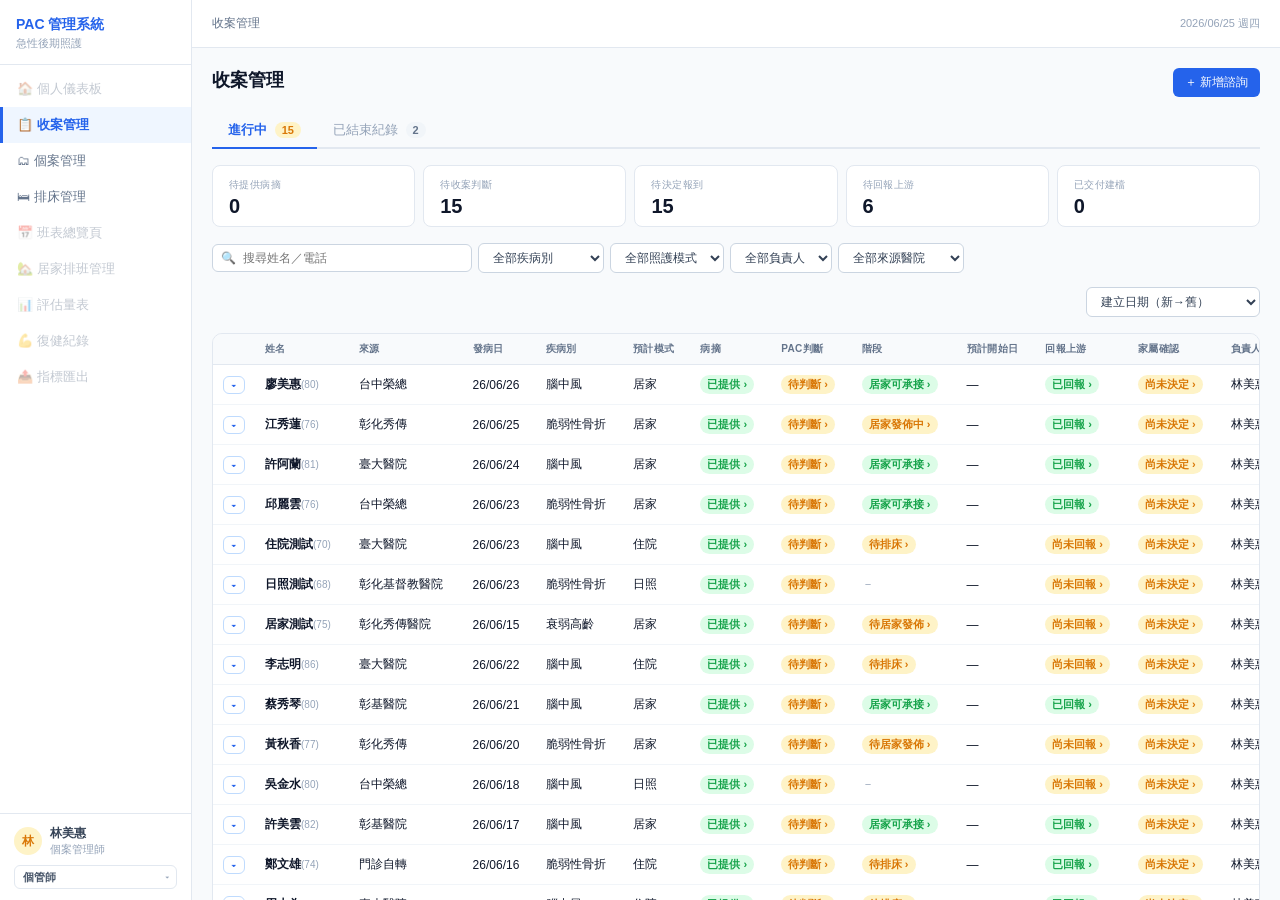
<file: index.html>
<!DOCTYPE html>
<html lang="zh-TW">
<head>
<meta charset="UTF-8">
<meta name="viewport" content="width=device-width, initial-scale=1.0">
<title>PAC 收案管理</title>
<link rel="stylesheet" href="個案管理4.css">
<style>
/* 表格內可點擊徽章：病摘／PAC判斷／回報上游／家屬確認／階段，點擊開啟對應彈窗 */
.badge-clickable{cursor:pointer;text-decoration:none;transition:filter .12s ease,box-shadow .12s ease}
.badge-clickable:hover{filter:brightness(0.92);box-shadow:0 0 0 1px rgba(0,0,0,.08) inset}
/* 統計卡（本頁不顯示 stat-sub 副標題）：縮小 padding-bottom 避免卡片顯得過空，僅此頁面套用，不影響共用 .stat-card 樣式 */
.stats-row .stat-card{padding-bottom:8px}
</style>
</head>
<body>

<!-- SIDEBAR -->
<aside class="sidebar">
  <div class="sidebar-logo">
    <div class="logo-text">PAC 管理系統</div>
    <div class="logo-sub">急性後期照護</div>
  </div>
  <nav class="sidebar-nav">
    <div class="nav-item disabled">🏠 個人儀表板</div>
    <div class="nav-item active">📋 收案管理</div>
    <div class="nav-item linkable" onclick="location.href='個案管理4.html'">🗂 個案管理</div>
    <div class="nav-item linkable" onclick="location.href='排床管理2.html'">🛏 排床管理</div>
    <div class="nav-item disabled">📅 班表總覽頁</div>
    <div class="nav-item disabled">🏡 居家排班管理</div>
    <div class="nav-item disabled">📊 評估量表</div>
    <div class="nav-item disabled">💪 復健紀錄</div>
    <div class="nav-item disabled">📤 指標匯出</div>
  </nav>
  <div class="sidebar-user">
    <div class="user-row">
      <div class="user-avatar av-mgr" id="user-av">林</div>
      <div>
        <div class="user-name" id="user-name">林美惠</div>
        <div class="user-role-label" id="user-role-label">個案管理師</div>
      </div>
    </div>
    <div class="role-switcher">
      <select class="role-select" id="role-select" onchange="switchRole(this.value)">
        <option value="mgr">個管師</option>
        <option value="doc">醫師</option>
        <option value="nur">護理師</option>
        <option value="adm">行政</option>
      </select>
      <span class="role-arrow">▾</span>
    </div>
  </div>
</aside>

<!-- MAIN -->
<div class="main">
  <div class="topbar">
    <div class="breadcrumb" id="bc">收案管理</div>
    <div style="display:flex;align-items:center;gap:14px">
      <div style="font-size:11px;color:var(--gray-400)">2026/06/25 週四</div>
    </div>
  </div>
  <div class="content" id="main-content">
    <!-- 由 JS 渲染 -->
  </div>
</div>

<!-- ══════════════════════════════
     MODALS
══════════════════════════════ -->

<!-- 新增諮詢：輕量初步建檔，僅收集最基本的 7 項資訊，疾病別／病摘／照護模式等留待個案建立後於展開列逐步補齊 -->
<div id="modal-new" class="modal-overlay hidden">
  <div class="modal modal-lg">
    <div class="modal-header">
      <div class="modal-title">＋ 新增諮詢</div>
      <button class="modal-close" onclick="closeModal('modal-new')">✕</button>
    </div>
    <div class="modal-body">
      <div id="new-manual">
        <div style="display:grid;grid-template-columns:1fr 1fr;gap:12px">
          <div class="form-group"><label>姓名 <span class="required">*</span></label><input class="form-control" id="new-manual-name" placeholder="e.g. 陳志明"></div>
          <div class="form-group"><label>年齡</label><input class="form-control" type="number" min="0" id="new-manual-age" placeholder="e.g. 76"></div>
          <div class="form-group"><label>目前所在醫院或位置</label><input class="form-control" id="new-manual-location" list="new-manual-location-options" placeholder="e.g. 臺大醫院">
            <datalist id="new-manual-location-options">
              <option value="彰化基督">
              <option value="彰濱秀傳">
              <option value="常春醫院">
              <option value="台中三總">
              <option value="亞東醫院">
              <option value="中山附醫">
              <option value="台中榮總">
              <option value="員榮醫院">
              <option value="成大附醫">
              <option value="雲林台大">
              <option value="門診自轉">
              <option value="院內自轉">
              <option value="自行聯繫">
            </datalist>
          </div>
          <div class="form-group"><label>發病時間</label><input class="form-control" type="date" id="new-manual-onsetdate"></div>
          <div class="form-group"><label>居住地</label><input class="form-control" id="new-manual-address" placeholder="例如：彰化縣員林市○○路○○號"></div>
          <div class="form-group"><label>家屬聯絡電話</label><input class="form-control" type="tel" id="new-manual-familyphone" placeholder="e.g. 0912-345-678"></div>
          <div class="form-group"><label>疾病別</label>
            <select class="form-control" id="new-manual-disease">
              <option value="">尚未選擇</option>
              <option value="腦中風">腦中風</option>
              <option value="創傷性神經損傷">創傷性神經損傷</option>
              <option value="脆弱性骨折">脆弱性骨折</option>
              <option value="衰弱高齡">衰弱高齡</option>
            </select>
          </div>
          <div class="form-group"><label>照護模式</label>
            <select class="form-control" id="new-manual-mode">
              <option value="">尚未選擇</option>
              <option value="住院">住院</option>
              <option value="日照">日照</option>
              <option value="居家">居家</option>
            </select>
          </div>
          <div class="form-group full" style="grid-column:1/-1">
            <label>身上是否有管路</label>
            <div style="display:flex;gap:6px;flex-wrap:wrap;margin-bottom:8px">
              <button type="button" class="btn btn-secondary btn-xs" onclick="toggleNewCaseTubeBadge('無')">無</button>
              <button type="button" class="btn btn-secondary btn-xs" onclick="toggleNewCaseTubeBadge('foley')">foley</button>
              <button type="button" class="btn btn-secondary btn-xs" onclick="toggleNewCaseTubeBadge('Tr')">Tr</button>
              <button type="button" class="btn btn-secondary btn-xs" onclick="toggleNewCaseTubeBadge('Cystostomy')">Cystostomy</button>
              <button type="button" class="btn btn-secondary btn-xs" onclick="toggleNewCaseTubeBadge('十二指腸管')">十二指腸管</button>
            </div>
            <input class="form-control" id="new-manual-tubes" placeholder="可點擊上方快選新增，或直接輸入其他管路狀況">
          </div>
        </div>
      </div>
      <div class="info-note blue" style="margin-top:14px">此為初步諮詢建檔，疾病別／病摘／照護模式等資料，將於個案建立後於列表展開列中逐步補齊。</div>
    </div>
    <div class="modal-footer">
      <button class="btn btn-secondary" onclick="closeModal('modal-new')">取消</button>
      <button class="btn btn-primary" onclick="saveNewCase()">儲存諮詢</button>
    </div>
  </div>
</div>

<!-- 轉交醫師/專護判斷 -->
<div id="modal-judge" class="modal-overlay hidden">
  <div class="modal">
    <div class="modal-header">
      <div class="modal-title">🩺 轉交判斷</div>
      <button class="modal-close" onclick="closeModal('modal-judge')">✕</button>
    </div>
    <div class="modal-body">
      <div class="info-note blue">選擇要委託判斷的人員，系統將發送通知。</div>
      <div style="display:flex;flex-direction:column;gap:10px">
        <div class="form-group"><label>委託對象</label><select class="form-control"><option>張宗達醫師（復健科）</option><option>陳玉玲護理師</option></select></div>
        <div class="form-group"><label>判斷事項說明</label><textarea class="form-control" rows="3" placeholder="說明需要判斷的重點，例如：開刀位置是否符合收案條件..."></textarea></div>
      </div>
    </div>
    <div class="modal-footer">
      <button class="btn btn-secondary" onclick="closeModal('modal-judge')">取消</button>
      <button class="btn btn-primary" onclick="closeModal('modal-judge');alert('已送出委託，對方將收到通知')">送出委託</button>
    </div>
  </div>
</div>

<!-- 上游聯繫紀錄：新增 -->
<div id="modal-upstream-contact" class="modal-overlay hidden">
  <div class="modal modal-sm">
    <div class="modal-header">
      <div class="modal-title">🏥 新增上游聯繫紀錄</div>
      <button class="modal-close" onclick="closeModal('modal-upstream-contact')">✕</button>
    </div>
    <div class="modal-body">
      <div class="form-group" style="margin-bottom:12px">
        <label>聯繫日期與時間</label>
        <input class="form-control" type="datetime-local" id="uc-datetime" value="2026-07-09T09:30">
      </div>
      <div class="form-group" style="margin-bottom:12px">
        <label>聯繫方式</label>
        <div style="display:flex;gap:16px;margin-top:6px">
          <label style="display:flex;align-items:center;gap:6px;font-size:13px;cursor:pointer"><input type="radio" name="uc-method" value="電話" checked style="accent-color:var(--blue)"> 電話</label>
          <label style="display:flex;align-items:center;gap:6px;font-size:13px;cursor:pointer"><input type="radio" name="uc-method" value="Line" style="accent-color:var(--blue)"> Line</label>
          <label style="display:flex;align-items:center;gap:6px;font-size:13px;cursor:pointer"><input type="radio" name="uc-method" value="當面" style="accent-color:var(--blue)"> 當面</label>
        </div>
      </div>
      <div class="form-group" style="margin-bottom:12px">
        <label>回報狀態（可複選）</label>
        <div class="checklist" style="margin-top:6px">
          <div class="check-item"><input type="checkbox" id="uc-status-hosp" value="已回報收治・住院" onchange="toggleUpstreamOpenDate()"><span>已回報收治・住院</span></div>
          <div class="check-item"><input type="checkbox" id="uc-status-day" value="已回報收治・日照" onchange="toggleUpstreamOpenDate()"><span>已回報收治・日照</span></div>
          <div class="check-item"><input type="checkbox" id="uc-status-home" value="已回報收治・居家" onchange="toggleUpstreamOpenDate()"><span>已回報收治・居家</span></div>
          <div class="check-item"><input type="checkbox" id="uc-status-decline" value="已回報退案" onchange="toggleUpstreamOpenDate()"><span>已回報退案</span></div>
        </div>
      </div>
      <div class="form-group hidden" id="uc-opendate-wrap" style="margin-bottom:12px">
        <label>預計開案日</label>
        <input class="form-control" type="date" id="uc-opendate" value="2026-07-09">
      </div>
      <div class="form-group">
        <label>備註</label>
        <textarea class="form-control" rows="2" id="uc-note" placeholder="例如：已回報上游收治住院，預計7/15開案"></textarea>
      </div>
    </div>
    <div class="modal-footer">
      <button class="btn btn-secondary" onclick="closeModal('modal-upstream-contact')">取消</button>
      <button class="btn btn-primary" onclick="submitUpstreamContact()">儲存紀錄</button>
    </div>
  </div>
</div>

<!-- 住院個案異動開案／結案日期，且已排床：詢問是否一併清除床位預約（見 收案管理.js saveBasicEdit／confirmConvertToFormal 呼叫 openBedDateChangeModal） -->
<div id="modal-bed-date-change" class="modal-overlay hidden">
  <div class="modal modal-sm">
    <div class="modal-header">
      <div class="modal-title">床位預約異動確認</div>
      <button class="modal-close" onclick="closeModal('modal-bed-date-change')">✕</button>
    </div>
    <div class="modal-body">
      <div class="info-note amber">此個案已在排床模組預約床位，異動開案日期後，該床位預約要一併清除嗎？</div>
    </div>
    <div class="modal-footer">
      <button class="btn btn-secondary" onclick="resolveBedDateChange(false)">否，保留床位</button>
      <button class="btn btn-danger" onclick="resolveBedDateChange(true)">是，清除床位預約</button>
    </div>
  </div>
</div>

<!-- 家屬聯繫紀錄：新增 -->
<div id="modal-add-contact" class="modal-overlay hidden">
  <div class="modal modal-sm">
    <div class="modal-header">
      <div class="modal-title">📞 新增聯繫紀錄</div>
      <button class="modal-close" onclick="closeModal('modal-add-contact')">✕</button>
    </div>
    <div class="modal-body" id="add-contact-body">
      <!-- 由 JS 動態渲染（見 openAddContactModal，依既有聯繫紀錄筆數決定「本次聯繫結果」可選項）-->
    </div>
    <div class="modal-footer">
      <button class="btn btn-secondary" onclick="closeModal('modal-add-contact')">取消</button>
      <button class="btn btn-primary" onclick="confirmAddContact()">儲存紀錄</button>
    </div>
  </div>
</div>

<!-- 轉正式病歷確認 checklist -->
<div id="modal-convert" class="modal-overlay hidden">
  <div class="modal">
    <div class="modal-header">
      <div class="modal-title">📋 轉換為正式病歷</div>
      <button class="modal-close" onclick="closeModal('modal-convert')">✕</button>
    </div>
    <div class="modal-body">
      <div class="info-note amber">＊此 prototype 為測試方便，點擊確認後將直接完成建檔；正式上線後，此步驟仍需由行政人員輸入病歷號才算完成建檔。</div>
      <div style="font-size:12px;font-weight:600;color:var(--gray-600);margin-bottom:8px">以下項目僅供提醒，未勾選亦可送出：</div>
      <div class="checklist">
        <div class="check-item"><input type="checkbox"><span>已選好日期</span></div>
        <div class="check-item"><input type="checkbox"><span>已判斷完 PAC</span></div>
        <div class="check-item"><input type="checkbox"><span>已預約排床（住院適用）</span></div>
        <div class="check-item"><input type="checkbox"><span>居家可承接（居家適用）</span></div>
      </div>
      <div class="form-group" style="margin-top:12px;margin-bottom:12px">
        <label>預計開案日 <span class="required">*</span></label>
        <input class="form-control" type="date" id="convert-opendate">
      </div>
      <div class="form-group">
        <label>預計結案日 <span class="required">*</span></label>
        <input class="form-control" type="date" id="convert-closedate">
      </div>
    </div>
    <div class="modal-footer">
      <button class="btn btn-secondary" onclick="closeModal('modal-convert')">取消</button>
      <button class="btn btn-primary" onclick="confirmConvertToFormal()">確認轉換</button>
    </div>
  </div>
</div>

<!-- 行政角色「確認建檔完成」：輸入病歷號後才真正把個案移交個案管理模組（見 收案管理.js confirmAdminFinalize／submitAdminFinalize）-->
<div id="modal-admin-finalize" class="modal-overlay hidden">
  <div class="modal modal-sm">
    <div class="modal-header">
      <div class="modal-title">✅ 確認建檔完成</div>
      <button class="modal-close" onclick="closeModal('modal-admin-finalize')">✕</button>
    </div>
    <div class="modal-body">
      <div class="info-note blue">請輸入行政建檔完成後取得的病歷號，確認後此個案將從收案管理列表移除，移交個案管理模組。</div>
      <div class="form-group" style="margin-top:12px">
        <label>病歷號 <span class="required">*</span></label>
        <input class="form-control" id="admin-finalize-mrn" placeholder="e.g. 00073450">
      </div>
    </div>
    <div class="modal-footer">
      <button class="btn btn-secondary" onclick="closeModal('modal-admin-finalize')">取消</button>
      <button class="btn btn-primary" onclick="submitAdminFinalize()">確認</button>
    </div>
  </div>
</div>

<!-- 轉換照護模式：本模組僅臨時病歷階段，單步驟送出即重置為新模式的起始進度（見 收案管理.js 轉換照護模式區塊）-->
<div id="modal-convert-mode" class="modal-overlay hidden">
  <div class="modal modal-sm">
    <div class="modal-header">
      <div class="modal-title" id="convert-mode-title">轉換照護模式</div>
      <button class="modal-close" onclick="closeModal('modal-convert-mode')">✕</button>
    </div>
    <div class="modal-body" id="convert-mode-body">
      <!-- 由 JS 動態渲染（見 openConvertModeModal / renderConvertModeModal）-->
    </div>
    <div class="modal-footer" id="convert-mode-footer">
      <!-- 由 JS 動態渲染 -->
    </div>
  </div>
</div>

<!-- PAC 收案判斷確定收案：住院／日照／居家(醫師已回報PAC) 共用 -->
<div id="modal-collection-confirm" class="modal-overlay hidden">
  <div class="modal modal-sm">
    <div class="modal-header">
      <div class="modal-title">確定收案</div>
      <button class="modal-close" onclick="closeModal('modal-collection-confirm')">✕</button>
    </div>
    <div class="modal-body" id="collection-confirm-body">
      <!-- 由 JS 動態渲染（見 openCollectionConfirmModal）-->
    </div>
    <div class="modal-footer">
      <button class="btn btn-secondary" onclick="closeModal('modal-collection-confirm')">取消</button>
      <button class="btn btn-primary" onclick="confirmCollection()">確定收案</button>
    </div>
  </div>
</div>

<!-- 居家收案流程 步驟①：交付復健主管居家報名，確認預計開案／結案日期 -->
<div id="modal-home-step1" class="modal-overlay hidden">
  <div class="modal modal-sm">
    <div class="modal-header">
      <div class="modal-title">交付復健主管居家報名</div>
      <button class="modal-close" onclick="closeModal('modal-home-step1')">✕</button>
    </div>
    <div class="modal-body">
      <div class="info-note blue">確認後將傳送個案資料給復健主管，並記錄預計開案／結案日期。</div>
      <div class="form-group" style="margin-top:12px;margin-bottom:12px">
        <label>預計開案日期</label>
        <input class="form-control" type="date" id="home-step1-opendate" oninput="updateHomeStep1CloseDate()">
      </div>
      <div class="form-group">
        <label>預計結案日期</label>
        <input class="form-control" type="date" id="home-step1-closedate" readonly>
      </div>
    </div>
    <div class="modal-footer">
      <button class="btn btn-secondary" onclick="closeModal('modal-home-step1')">取消</button>
      <button class="btn btn-primary" onclick="confirmHomeStep1Deliver()">確認交付</button>
    </div>
  </div>
</div>

<!-- PAC不收案紀錄（原「封存」；臨時病歷類型清單，或由呼叫端鎖定單一類型） -->
<div id="modal-archive" class="modal-overlay hidden">
  <div class="modal modal-sm">
    <div class="modal-header">
      <div class="modal-title" id="archive-modal-title">PAC不收案紀錄</div>
      <button class="modal-close" onclick="closeModal('modal-archive')">✕</button>
    </div>
    <div class="modal-body" id="archive-modal-body">
      <!-- 由 JS 動態渲染（見 openArchiveModal / renderArchiveModalBody） -->
    </div>
    <div class="modal-footer">
      <button class="btn btn-secondary" onclick="closeModal('modal-archive')">取消</button>
      <button class="btn btn-danger" onclick="confirmArchive()">確認列入PAC不收案紀錄</button>
    </div>
  </div>
</div>

<!-- 病摘與PAC判斷（由表格「病摘」／「PAC判斷」徽章觸發，開啟後自動捲動至對應區塊） -->
<div id="modal-summary-judge" class="modal-overlay hidden">
  <div class="modal modal-lg">
    <div class="modal-header">
      <div style="display:flex;align-items:center;gap:8px">
        <button class="btn btn-ghost btn-xs hidden" id="summary-judge-back-btn" onclick="summaryJudgeGoBack()">← 返回</button>
        <div class="modal-title">📄 病摘與PAC判斷</div>
      </div>
      <button class="modal-close" onclick="closeModal('modal-summary-judge')">✕</button>
    </div>
    <div class="modal-body" id="summary-judge-modal-body">
      <!-- 由 JS 動態渲染（見 openSummaryJudgeModal / renderSummaryJudgeModalBody）-->
    </div>
    <div class="modal-footer">
      <button class="btn btn-secondary" onclick="closeModal('modal-summary-judge')">關閉</button>
    </div>
  </div>
</div>

<!-- 家屬聯絡（由表格「家屬確認」徽章觸發） -->
<div id="modal-family-contact" class="modal-overlay hidden">
  <div class="modal">
    <div class="modal-header">
      <div class="modal-title">📞 家屬聯絡</div>
      <button class="modal-close" onclick="closeModal('modal-family-contact')">✕</button>
    </div>
    <div class="modal-body" id="family-contact-modal-body">
      <!-- 由 JS 動態渲染（見 openFamilyContactModal / renderFamilyContactModalBody）-->
    </div>
    <div class="modal-footer">
      <button class="btn btn-secondary" onclick="closeModal('modal-family-contact')">關閉</button>
    </div>
  </div>
</div>

<!-- 上游聯絡（由表格「回報上游」徽章觸發） -->
<div id="modal-upstream-info" class="modal-overlay hidden">
  <div class="modal">
    <div class="modal-header">
      <div class="modal-title">🏥 上游聯絡</div>
      <button class="modal-close" onclick="closeModal('modal-upstream-info')">✕</button>
    </div>
    <div class="modal-body" id="upstream-info-modal-body">
      <!-- 由 JS 動態渲染（見 openUpstreamInfoModal / renderUpstreamInfoModalBody）-->
    </div>
    <div class="modal-footer">
      <button class="btn btn-secondary" onclick="closeModal('modal-upstream-info')">關閉</button>
    </div>
  </div>
</div>

<!-- 住院排床（由表格「階段」徽章觸發，僅住院模式） -->
<div id="modal-hosp-bed" class="modal-overlay hidden">
  <div class="modal modal-sm">
    <div class="modal-header">
      <div class="modal-title">🛏 住院排床</div>
      <button class="modal-close" onclick="closeModal('modal-hosp-bed')">✕</button>
    </div>
    <div class="modal-body" id="hosp-bed-modal-body">
      <!-- 由 JS 動態渲染（見 openHospBedModal / renderHospBedModalBody）-->
    </div>
    <div class="modal-footer">
      <button class="btn btn-secondary" onclick="closeModal('modal-hosp-bed')">關閉</button>
    </div>
  </div>
</div>

<!-- 居家收案流程（由表格「階段」徽章觸發，僅居家模式） -->
<div id="modal-home-flow" class="modal-overlay hidden">
  <div class="modal">
    <div class="modal-header">
      <div class="modal-title">🏡 居家收案流程</div>
      <button class="modal-close" onclick="closeModal('modal-home-flow')">✕</button>
    </div>
    <div class="modal-body" id="home-flow-modal-body">
      <!-- 由 JS 動態渲染（見 openHomeFlowModal / renderModeFlowBlock）-->
    </div>
    <div class="modal-footer">
      <button class="btn btn-secondary" onclick="closeModal('modal-home-flow')">關閉</button>
    </div>
  </div>
</div>

<script src="收案管理.js"></script>
</body>
</html>
</file>
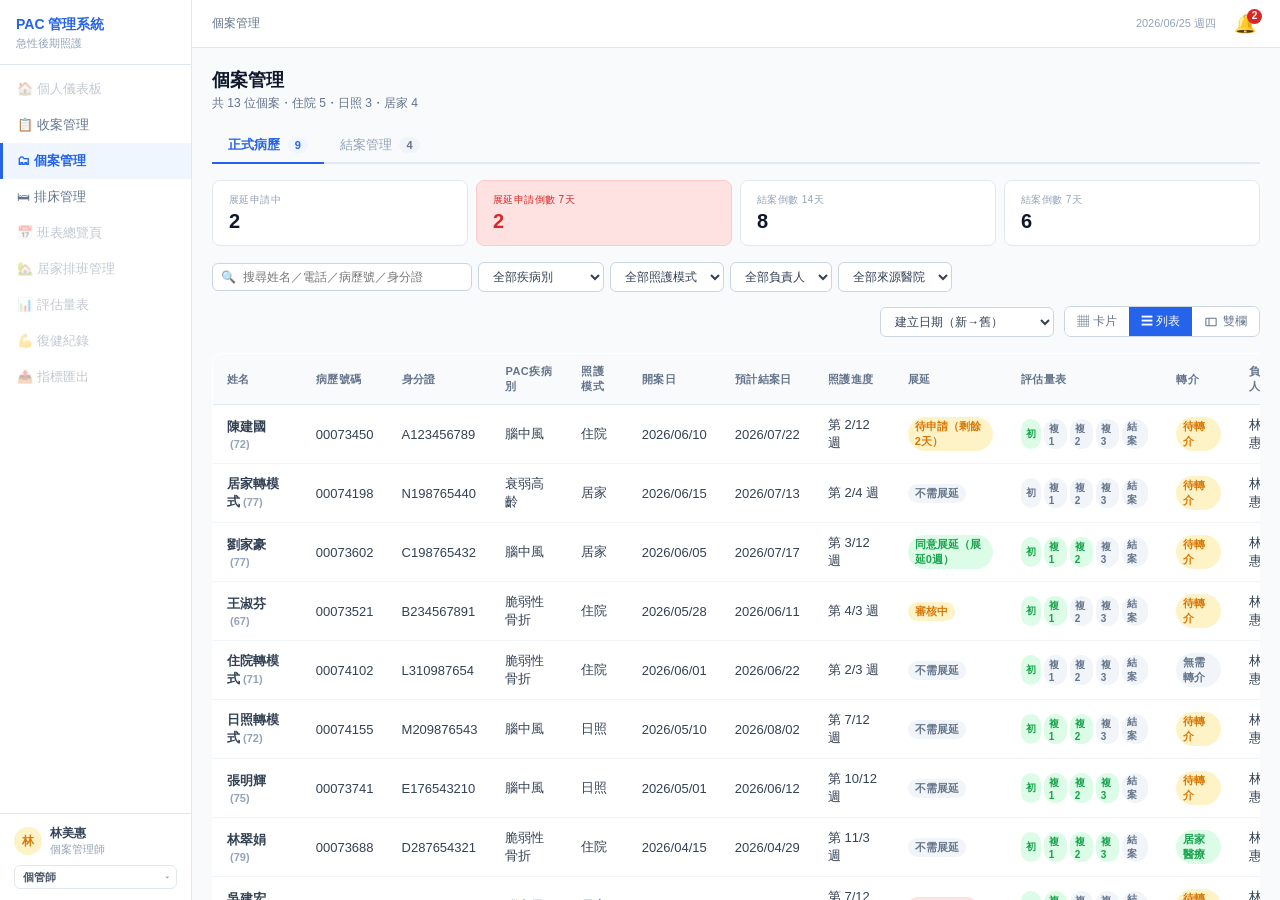
<file: 個案管理4.html>
<!DOCTYPE html>
<html lang="zh-TW">
<head>
<meta charset="UTF-8">
<meta name="viewport" content="width=device-width, initial-scale=1.0">
<title>PAC 個案管理</title>
<link rel="stylesheet" href="個案管理4.css">
</head>
<body>

<!-- SIDEBAR -->
<aside class="sidebar">
  <div class="sidebar-logo">
    <div class="logo-text">PAC 管理系統</div>
    <div class="logo-sub">急性後期照護</div>
  </div>
  <nav class="sidebar-nav">
    <div class="nav-item disabled">🏠 個人儀表板</div>
    <div class="nav-item linkable" onclick="location.href='收案管理.html'">📋 收案管理</div>
    <div class="nav-item active">🗂 個案管理</div>
    <div class="nav-item linkable" onclick="location.href='排床管理2.html'">🛏 排床管理</div>
    <div class="nav-item disabled">📅 班表總覽頁</div>
    <div class="nav-item disabled">🏡 居家排班管理</div>
    <div class="nav-item disabled">📊 評估量表</div>
    <div class="nav-item disabled">💪 復健紀錄</div>
    <div class="nav-item disabled">📤 指標匯出</div>
  </nav>
  <div class="sidebar-user">
    <div class="user-row">
      <div class="user-avatar av-mgr" id="user-av">林</div>
      <div>
        <div class="user-name" id="user-name">林美惠</div>
        <div class="user-role-label" id="user-role-label">個案管理師</div>
      </div>
    </div>
    <div class="role-switcher">
      <select class="role-select" id="role-select" onchange="switchRole(this.value)">
        <option value="mgr">個管師</option>
        <option value="doc">醫師</option>
        <option value="nur">護理師</option>
        <option value="adm">行政</option>
      </select>
      <span class="role-arrow">▾</span>
    </div>
  </div>
</aside>

<!-- MAIN -->
<div class="main">
  <div class="topbar">
    <div class="breadcrumb" id="bc">個案管理</div>
    <div style="display:flex;align-items:center;gap:14px">
      <div style="font-size:11px;color:var(--gray-400)">2026/06/25 週四</div>
      <div id="notif-bell-container" style="position:relative"></div>
    </div>
  </div>
  <div class="content" id="main-content">
    <!-- 由 JS 渲染 -->
  </div>
</div>

<!-- ══════════════════════════════
     MODALS
══════════════════════════════ -->

<!-- 上游聯繫紀錄：新增 -->
<div id="modal-upstream-contact" class="modal-overlay hidden">
  <div class="modal modal-sm">
    <div class="modal-header">
      <div class="modal-title">🏥 新增上游聯繫紀錄</div>
      <button class="modal-close" onclick="closeModal('modal-upstream-contact')">✕</button>
    </div>
    <div class="modal-body">
      <div class="form-group" style="margin-bottom:12px">
        <label>聯繫日期與時間</label>
        <input class="form-control" type="datetime-local" id="uc-datetime" value="2026-07-09T09:30">
      </div>
      <div class="form-group" style="margin-bottom:12px">
        <label>聯繫方式</label>
        <div style="display:flex;gap:16px;margin-top:6px">
          <label style="display:flex;align-items:center;gap:6px;font-size:13px;cursor:pointer"><input type="radio" name="uc-method" value="電話" checked style="accent-color:var(--blue)"> 電話</label>
          <label style="display:flex;align-items:center;gap:6px;font-size:13px;cursor:pointer"><input type="radio" name="uc-method" value="Line" style="accent-color:var(--blue)"> Line</label>
          <label style="display:flex;align-items:center;gap:6px;font-size:13px;cursor:pointer"><input type="radio" name="uc-method" value="當面" style="accent-color:var(--blue)"> 當面</label>
        </div>
      </div>
      <div class="form-group" style="margin-bottom:12px">
        <label>回報狀態（可複選）</label>
        <div class="checklist" style="margin-top:6px">
          <div class="check-item"><input type="checkbox" id="uc-status-hosp" value="已回報收治・住院" onchange="toggleUpstreamOpenDate()"><span>已回報收治・住院</span></div>
          <div class="check-item"><input type="checkbox" id="uc-status-day" value="已回報收治・日照" onchange="toggleUpstreamOpenDate()"><span>已回報收治・日照</span></div>
          <div class="check-item"><input type="checkbox" id="uc-status-home" value="已回報收治・居家" onchange="toggleUpstreamOpenDate()"><span>已回報收治・居家</span></div>
          <div class="check-item"><input type="checkbox" id="uc-status-decline" value="已回報退案" onchange="toggleUpstreamOpenDate()"><span>已回報退案</span></div>
        </div>
      </div>
      <div class="form-group hidden" id="uc-opendate-wrap" style="margin-bottom:12px">
        <label>預計開案日</label>
        <input class="form-control" type="date" id="uc-opendate" value="2026-07-09">
      </div>
      <div class="form-group">
        <label>備註</label>
        <textarea class="form-control" rows="2" id="uc-note" placeholder="例如：已回報上游收治住院，預計7/15開案"></textarea>
      </div>
    </div>
    <div class="modal-footer">
      <button class="btn btn-secondary" onclick="closeModal('modal-upstream-contact')">取消</button>
      <button class="btn btn-primary" onclick="submitUpstreamContact()">儲存紀錄</button>
    </div>
  </div>
</div>

<!-- 家屬聯繫紀錄：新增 -->
<div id="modal-add-contact" class="modal-overlay hidden">
  <div class="modal modal-sm">
    <div class="modal-header">
      <div class="modal-title">📞 新增聯繫紀錄</div>
      <button class="modal-close" onclick="closeModal('modal-add-contact')">✕</button>
    </div>
    <div class="modal-body" id="add-contact-body">
      <!-- 由 JS 動態渲染（見 openAddContactModal，依既有聯繫紀錄筆數決定「本次聯繫結果」可選項）-->
    </div>
    <div class="modal-footer">
      <button class="btn btn-secondary" onclick="closeModal('modal-add-contact')">取消</button>
      <button class="btn btn-primary" onclick="confirmAddContact()">儲存紀錄</button>
    </div>
  </div>
</div>

<!-- 轉換照護模式：依目標模式分為轉住院／轉居家（兩步驟或三步驟，見 個案管理4.js 轉換照護模式區塊）與轉日照（單步驟）-->
<div id="modal-convert-mode" class="modal-overlay hidden">
  <div class="modal modal-sm">
    <div class="modal-header">
      <div class="modal-title" id="convert-mode-title">轉換照護模式</div>
      <button class="modal-close" onclick="closeModal('modal-convert-mode')">✕</button>
    </div>
    <div class="modal-body" id="convert-mode-body">
      <!-- 由 JS 動態渲染（見 openConvertModeModal / renderConvertModeModal）-->
    </div>
    <div class="modal-footer" id="convert-mode-footer">
      <!-- 由 JS 動態渲染 -->
    </div>
  </div>
</div>

<!-- 展延成功：更新預計結案日期 -->
<div id="modal-extension-success" class="modal-overlay hidden">
  <div class="modal modal-sm">
    <div class="modal-header">
      <div class="modal-title">展延成功・更新預計結案日期</div>
      <button class="modal-close" onclick="closeModal('modal-extension-success')">✕</button>
    </div>
    <div class="modal-body">
      <div class="info-note blue">請確認新的預計結案日期，系統已依疾病別法規規定自動帶入，可手動修正。</div>
      <div class="form-group" style="margin-top:12px;margin-bottom:12px">
        <label>新的預計結案日期</label>
        <input class="form-control" type="date" id="ext-success-closedate">
      </div>
      <div class="form-group">
        <label>備註（選填）</label>
        <textarea class="form-control" rows="2" id="ext-success-note" placeholder="補充說明..."></textarea>
      </div>
    </div>
    <div class="modal-footer">
      <button class="btn btn-secondary" onclick="closeModal('modal-extension-success')">取消</button>
      <button class="btn btn-primary" onclick="confirmExtensionSuccess()">確認並通知復健師</button>
    </div>
  </div>
</div>

<!-- 匯出展延資料 -->
<div id="modal-export-extend" class="modal-overlay hidden">
  <div class="modal">
    <div class="modal-header">
      <div class="modal-title">📤 匯出展延資料</div>
      <button class="modal-close" onclick="closeModal('modal-export-extend')">✕</button>
    </div>
    <div class="modal-body" id="export-extend-body">
      <!-- 由 JS 動態渲染（見 openExportExtendModal，依個案照護模式決定項目）-->
    </div>
    <div class="modal-footer">
      <button class="btn btn-secondary" onclick="closeModal('modal-export-extend')">取消</button>
      <button class="btn btn-primary" onclick="closeModal('modal-export-extend');alert('展延資料已匯出（PDF）')">匯出 PDF</button>
    </div>
  </div>
</div>

<!-- 匯出結案資料 -->
<div id="modal-export-close" class="modal-overlay hidden">
  <div class="modal">
    <div class="modal-header">
      <div class="modal-title">📤 匯出結案資料</div>
      <button class="modal-close" onclick="closeModal('modal-export-close')">✕</button>
    </div>
    <div class="modal-body" id="export-close-body">
      <!-- 由 JS 動態渲染（見 openExportCloseModal，依個案照護模式決定項目）-->
    </div>
    <div class="modal-footer">
      <button class="btn btn-secondary" onclick="closeModal('modal-export-close')">取消</button>
      <button class="btn btn-primary" onclick="closeModal('modal-export-close');alert('結案資料已匯出（PDF）')">匯出 PDF</button>
    </div>
  </div>
</div>

<!-- 結案管理（依呼叫端鎖定單一類型，或提供正式病歷類型清單供選擇） -->
<div id="modal-archive" class="modal-overlay hidden">
  <div class="modal modal-sm">
    <div class="modal-header">
      <div class="modal-title" id="archive-modal-title">結案管理</div>
      <button class="modal-close" onclick="closeModal('modal-archive')">✕</button>
    </div>
    <div class="modal-body" id="archive-modal-body">
      <!-- 由 JS 動態渲染（見 openArchiveModal / renderArchiveModalBody） -->
    </div>
    <div class="modal-footer">
      <button class="btn btn-secondary" onclick="closeModal('modal-archive')">取消</button>
      <button class="btn btn-danger" onclick="confirmArchive()">確認</button>
    </div>
  </div>
</div>

<script src="個案管理4.js"></script>
</body>
</html>
</file>
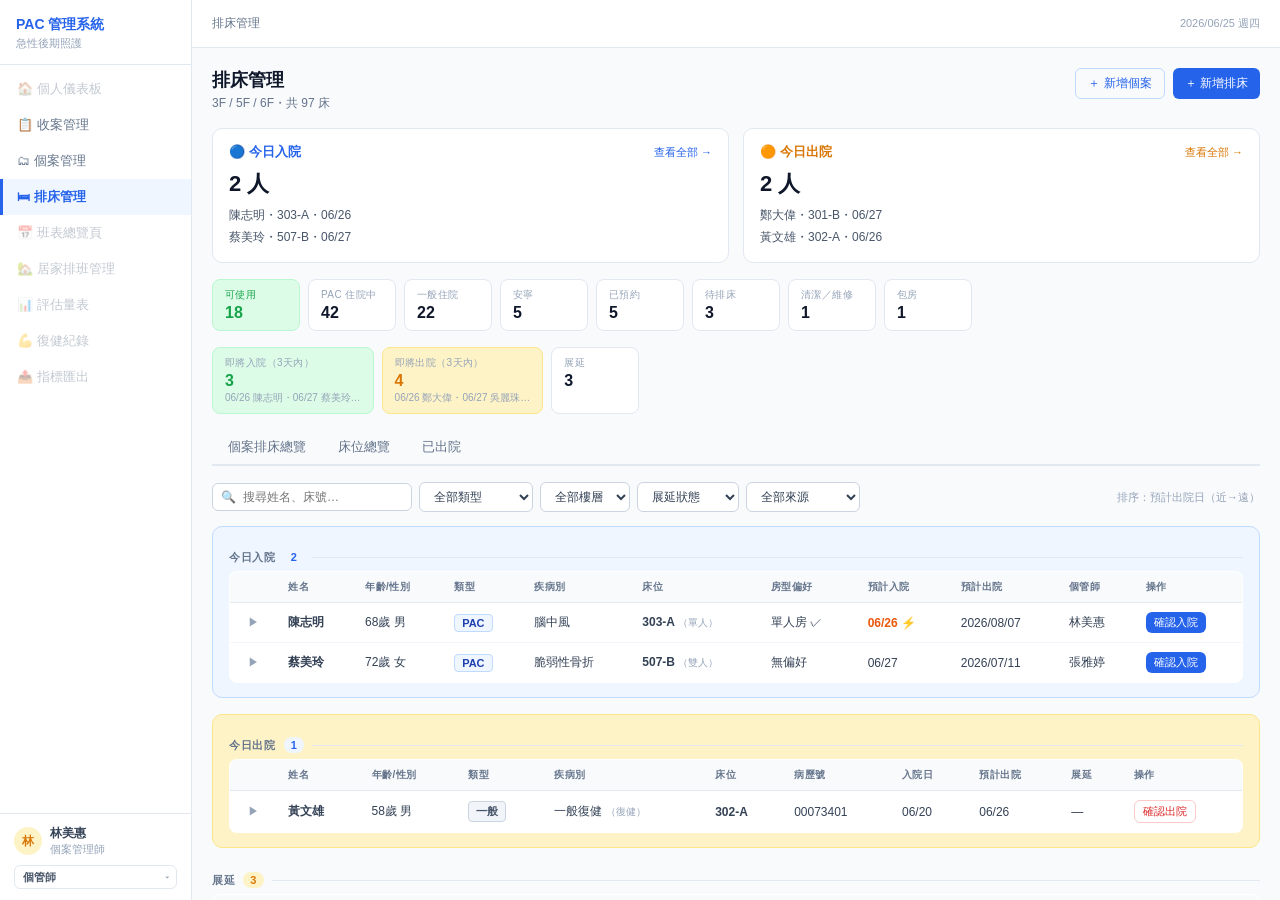
<file: 排床管理2.html>
<!DOCTYPE html>
<html lang="zh-TW">
<head>
<meta charset="UTF-8">
<title>PAC 排床管理</title>
<style>
*{box-sizing:border-box;margin:0;padding:0}
:root{
  --blue:#2563EB;--blue-l:#EFF6FF;--blue-m:#BFDBFE;--blue-d:#1E40AF;
  --gray-50:#F8FAFC;--gray-100:#F1F5F9;--gray-200:#E2E8F0;--gray-300:#CBD5E1;
  --gray-400:#94A3B8;--gray-500:#64748B;--gray-600:#475569;--gray-700:#334155;--gray-900:#0F172A;
  --green:#16A34A;--green-l:#DCFCE7;--green-m:#BBF7D0;
  --amber:#D97706;--amber-l:#FEF3C7;
  --red:#DC2626;--red-l:#FEE2E2;
  --purple:#7C3AED;--purple-l:#EDE9FE;
  --teal:#0D9488;--teal-l:#CCFBF1;
  --white:#FFFFFF;
  --room:#EBEBEB;
}
body{font-family:-apple-system,BlinkMacSystemFont,'Segoe UI','Noto Sans TC',sans-serif;background:var(--gray-50);color:var(--gray-900);height:100vh;display:flex;overflow:hidden;font-size:14px}
.sidebar{width:192px;min-width:192px;background:var(--white);border-right:1px solid var(--gray-200);display:flex;flex-direction:column}
.logo-wrap{padding:16px 16px 13px;border-bottom:1px solid var(--gray-200)}
.logo-t{font-size:14px;font-weight:700;color:var(--blue)}
.logo-s{font-size:11px;color:var(--gray-400);margin-top:2px}
.nav-wrap{padding:6px 0;flex:1}
.ni{display:flex;align-items:center;gap:8px;padding:9px 14px;font-size:13px;color:var(--gray-500);border-left:3px solid transparent;cursor:default}
.ni.active{background:var(--blue-l);color:var(--blue);font-weight:600;border-left-color:var(--blue)}
.ni.disabled{opacity:.38;cursor:not-allowed}
.ni.linkable{cursor:pointer}
.ni.linkable:hover{background:var(--gray-50)}
.sf{padding:11px 14px;border-top:1px solid var(--gray-200)}
.ur{display:flex;align-items:center;gap:8px;margin-bottom:8px}
.uav{width:28px;height:28px;border-radius:50%;display:flex;align-items:center;justify-content:center;font-size:12px;font-weight:700;flex-shrink:0}
.av-m{background:var(--amber-l);color:var(--amber)}.av-n{background:var(--teal-l);color:var(--teal)}.av-a{background:var(--gray-100);color:var(--gray-600)}
.un{font-size:12px;font-weight:600;color:var(--gray-700)}.ur2{font-size:11px;color:var(--gray-400)}
.rw{position:relative}
.rsel{width:100%;padding:5px 24px 5px 8px;border:1px solid var(--gray-200);border-radius:6px;font-size:11px;font-weight:600;color:var(--gray-600);background:var(--white);cursor:pointer;appearance:none;outline:none}
.rarr{position:absolute;right:7px;top:50%;transform:translateY(-50%);font-size:9px;color:var(--gray-400);pointer-events:none}
.main{flex:1;display:flex;flex-direction:column;overflow:hidden}
.topbar{background:var(--white);border-bottom:1px solid var(--gray-200);padding:0 20px;height:48px;display:flex;align-items:center;justify-content:space-between;flex-shrink:0}
.content{flex:1;overflow-y:auto;padding:20px}
.ro-banner{background:var(--teal-l);border:1px solid var(--teal);border-radius:8px;padding:8px 14px;font-size:12px;color:var(--teal);font-weight:600;margin-bottom:14px;display:none;align-items:center;gap:6px}
.ro-banner.show{display:flex}
.btn{display:inline-flex;align-items:center;gap:5px;padding:6px 12px;border-radius:6px;font-size:12px;font-weight:500;border:none;cursor:pointer;transition:all .15s;white-space:nowrap}
.bp{background:var(--blue);color:var(--white)}.bp:hover{background:var(--blue-d)}
.bs{background:var(--white);color:var(--gray-700);border:1px solid var(--gray-300)}.bs:hover{background:var(--gray-50)}
.bg{background:transparent;color:var(--blue);border:1px solid var(--blue-m)}.bg:hover{background:var(--blue-l)}
.bd{background:var(--white);color:var(--red);border:1px solid #FECACA}.bd:hover{background:var(--red-l)}
.btn-sm{padding:5px 10px}.btn-xs{padding:3px 8px;font-size:11px}
.badge{display:inline-flex;align-items:center;padding:2px 7px;border-radius:999px;font-size:11px;font-weight:600}
.bb{background:var(--blue-l);color:var(--blue)}.bg2{background:var(--green-l);color:var(--green)}.ba{background:var(--amber-l);color:var(--amber)}.bgr{background:var(--gray-100);color:var(--gray-500)}.br{background:var(--red-l);color:var(--red)}
.tt-pac{display:inline-flex;align-items:center;padding:2px 7px;border-radius:4px;font-size:11px;font-weight:700;background:var(--blue-l);color:var(--blue-d);border:1px solid var(--blue-m)}
.tt-gen{display:inline-flex;align-items:center;padding:2px 7px;border-radius:4px;font-size:11px;font-weight:700;background:var(--gray-100);color:var(--gray-600);border:1px solid var(--gray-300)}
.tt-hos{display:inline-flex;align-items:center;padding:2px 7px;border-radius:4px;font-size:11px;font-weight:700;background:var(--purple-l);color:var(--purple);border:1px solid #DDD6FE}
.stats-strip{display:flex;gap:8px;margin-bottom:16px;flex-wrap:wrap}
.sc{background:var(--white);border:1px solid var(--gray-200);border-radius:8px;padding:8px 12px;min-width:88px;cursor:pointer;transition:all .15s}
.sc:hover{border-color:var(--blue);box-shadow:0 0 0 3px var(--blue-l)}
.sl{font-size:10px;color:var(--gray-400);text-transform:uppercase;letter-spacing:.04em;margin-bottom:2px}
.sv{font-size:16px;font-weight:700;color:var(--gray-900)}
.ss{font-size:10px;color:var(--gray-400);margin-top:1px}
.sa{border-color:var(--green-m);background:var(--green-l)}.sa .sv,.sa .sl{color:var(--green)}
.si{border-color:var(--green-m);background:var(--green-l)}.si .sv{color:var(--green)}
.so{border-color:#FDE68A;background:var(--amber-l)}.so .sv{color:var(--amber)}
.sw{border-color:#FECACA;background:var(--red-l)}.sw .sv,.sw .sl{color:var(--red)}
.sc.active-filter{outline:2px solid var(--blue);outline-offset:-2px;box-shadow:0 0 0 3px var(--blue-l)}
.tabs{display:flex;border-bottom:2px solid var(--gray-200);margin-bottom:16px}
.tab{padding:8px 16px;font-size:13px;font-weight:500;color:var(--gray-500);cursor:pointer;border-bottom:2px solid transparent;margin-bottom:-2px;transition:all .15s}
.tab.active{color:var(--blue);border-bottom-color:var(--blue);font-weight:600}
.ftabs{display:flex;gap:4px;margin-bottom:16px}
.ft{padding:5px 18px;font-size:12px;font-weight:600;color:var(--gray-500);cursor:pointer;border-radius:6px;border:1px solid var(--gray-200);background:var(--white)}
.ft.active{background:var(--blue);color:var(--white);border-color:var(--blue)}
.vt{display:flex;border:1px solid var(--gray-200);border-radius:6px;overflow:hidden}
.vb{padding:5px 12px;font-size:12px;cursor:pointer;background:var(--white);color:var(--gray-500);border:none}
.vb.active{background:var(--blue);color:var(--white)}
.toolbar{display:flex;gap:7px;margin-bottom:14px;align-items:center;flex-wrap:wrap;justify-content:space-between}
.tl{display:flex;gap:7px;align-items:center;flex-wrap:wrap}
.tr{display:flex;gap:7px;align-items:center}
.sw2{position:relative}.sw2 input{padding:6px 10px 6px 30px;border:1px solid var(--gray-300);border-radius:6px;font-size:12px;outline:none;width:200px}.sw2 input:focus{border-color:var(--blue)}
.si2{position:absolute;left:9px;top:50%;transform:translateY(-50%);color:var(--gray-400);font-size:12px}
select.fs{padding:6px 10px;border:1px solid var(--gray-300);border-radius:6px;font-size:12px;color:var(--gray-700);background:var(--white);cursor:pointer;outline:none}
.legend{display:flex;gap:12px;margin-bottom:14px;flex-wrap:wrap;align-items:center;font-size:11px;color:var(--gray-500)}

/* Room & bed cells */
.floor-sec{margin-bottom:20px}
.floor-lbl{font-size:28px;font-weight:700;color:var(--gray-300);margin-bottom:16px;letter-spacing:-.02em}
.rooms-grid{display:grid;grid-template-columns:repeat(3,1fr);gap:14px}
.room-blk{background:var(--room);border-radius:10px;padding:12px;position:relative}
.room-no{font-size:14px;font-weight:700;color:var(--blue);margin-bottom:8px}
.room-pb{position:absolute;top:8px;right:8px;font-size:9px;font-weight:700;padding:1px 6px;border-radius:3px;background:var(--blue);color:var(--white)}
.beds-g{display:grid;gap:6px}
.beds-g.c2{grid-template-columns:1fr 1fr}
.beds-g.c1{grid-template-columns:1fr}
.bc{position:relative;overflow:hidden;background:var(--white);border-radius:7px;padding:7px 9px;display:flex;align-items:center;gap:7px;cursor:pointer;transition:all .12s;border:2px solid transparent;min-height:42px}
.bc:hover{border-color:var(--blue);box-shadow:0 0 0 2px var(--blue-l)}
.bc.avail{background:var(--gray-100)}.bc.avail:hover{border-color:var(--green);box-shadow:0 0 0 2px var(--green-l)}
.bc.td{border-color:var(--blue)!important}
.bc.sin{border-color:#EA580C!important}
.bc.sou{border-color:var(--purple)!important}
.bc.today-in{border-color:var(--blue)!important}
.bc.today-in::after{content:'🔵';position:absolute;top:2px;right:4px;font-size:9px;line-height:1}
.bc.today-out{border-color:var(--amber)!important}
.bc.today-out::after{content:'🟠';position:absolute;top:2px;right:4px;font-size:9px;line-height:1}
.bc.clean{background:var(--gray-100)}.bc.clean:hover{border-color:var(--gray-400);box-shadow:0 0 0 2px var(--gray-200)}
.bav{width:26px;height:26px;border-radius:50%;flex-shrink:0;display:flex;align-items:center;justify-content:center;font-size:13px}
.av-ml{background:#BFDBFE;color:#1E40AF}.av-fe{background:#FECACA;color:#9F1239}.av-em{background:transparent}.av-cl{background:var(--gray-200);color:var(--gray-500)}
.bi{flex:1;min-width:0}
.bn{font-size:11px;font-weight:600;color:var(--gray-900);white-space:nowrap;overflow:hidden;text-overflow:ellipsis}
.bd2{font-size:10px;color:var(--gray-400);white-space:nowrap;overflow:hidden;text-overflow:ellipsis}
.bl{font-size:11px;font-weight:700;color:var(--gray-400);flex-shrink:0}
.el{font-size:11px;color:var(--gray-400);font-style:italic;white-space:nowrap}
.rg-tag{font-size:9px;font-weight:600;margin-top:2px;white-space:nowrap}
.rg-tag.m{color:#1E40AF}.rg-tag.f{color:#9F1239}

/* Case list */
.sl2{font-size:11px;font-weight:700;color:var(--gray-500);text-transform:uppercase;letter-spacing:.06em;padding:8px 0 6px;margin-top:6px;display:flex;align-items:center;gap:8px}
.today-sec{border-radius:10px;padding:14px 16px;margin-bottom:16px}
.today-sec.in{background:var(--blue-l);border:1px solid var(--blue-m)}
.today-sec.out{background:var(--amber-l);border:1px solid #FDE68A}
.today-sec .sl2{margin-top:0}
.today-sec table.ct{margin-bottom:0}
.sl2::after{content:'';flex:1;height:1px;background:var(--gray-200)}
.ct{width:100%;border-collapse:collapse;font-size:12px;background:var(--white);border-radius:8px;overflow:hidden;border:1px solid var(--gray-200);margin-bottom:14px}
.ct th{text-align:left;padding:8px 12px;background:var(--gray-50);color:var(--gray-500);font-weight:600;font-size:10px;text-transform:uppercase;letter-spacing:.05em;border-bottom:1px solid var(--gray-200)}
.ct td{padding:9px 12px;border-bottom:1px solid var(--gray-100);color:var(--gray-700);vertical-align:middle}
.ct tr:last-child td{border-bottom:none}
.ct tr:hover td{background:var(--gray-50);cursor:pointer}
.ct tr.done td{background:var(--gray-50);color:var(--gray-400)}
.dash-card{background:var(--white);border:1px solid var(--gray-200);border-radius:10px;padding:14px 16px;cursor:pointer;transition:all .15s}
.dash-card:hover{border-color:var(--blue);box-shadow:0 0 0 3px var(--blue-l)}
.xb{background:none;border:none;cursor:pointer;color:var(--gray-400);font-size:11px;padding:2px 5px;border-radius:3px;width:22px}
.xb:hover{background:var(--gray-100);color:var(--gray-600)}
.xrow td{background:var(--gray-50)!important;padding:12px 14px 12px 36px}
.xc{display:grid;grid-template-columns:1fr 1fr 1fr;gap:12px;margin-bottom:10px}
.xc.c2{grid-template-columns:1fr 1fr}
.xf label{font-size:10px;color:var(--gray-400);display:block;margin-bottom:3px;text-transform:uppercase;letter-spacing:.04em}
.xf span{font-size:12px;color:var(--gray-700);font-weight:500}
.xnote{font-size:12px;color:var(--gray-600);background:var(--white);border:1px solid var(--gray-200);border-radius:5px;padding:7px 9px;min-height:40px;width:100%;resize:vertical}
.xact{display:flex;gap:6px;margin-top:10px;padding-top:10px;border-top:1px solid var(--gray-200)}
.xdr{display:flex;align-items:center;gap:8px;margin-top:8px}
.xdr input{padding:5px 8px;border:1px solid var(--gray-300);border-radius:5px;font-size:12px;outline:none}
.tp{display:grid;grid-template-columns:1fr 1fr;gap:10px;margin-top:8px}
.tb{border:1px solid var(--gray-200);border-radius:6px;overflow:hidden}
.thd{padding:6px 10px;background:var(--gray-50);font-size:10px;font-weight:600;color:var(--gray-500);text-transform:uppercase;letter-spacing:.05em;border-bottom:1px solid var(--gray-200)}
.tbd{padding:9px 10px;font-size:11px;line-height:1.75;color:var(--gray-700);min-height:70px}

/* Bed list table */
.blt{width:100%;border-collapse:collapse;font-size:12px;background:var(--white);border-radius:8px;overflow:hidden;border:1px solid var(--gray-200)}
.blt th{text-align:left;padding:8px 12px;background:var(--gray-50);color:var(--gray-500);font-weight:600;font-size:10px;text-transform:uppercase;letter-spacing:.05em;border-bottom:1px solid var(--gray-200)}
.blt td{padding:9px 12px;border-bottom:1px solid var(--gray-100);color:var(--gray-700);vertical-align:middle}
.blt tr:last-child td{border-bottom:none}
.blt tr:hover td{background:var(--gray-50);cursor:pointer}
.blt tr.ar td{background:#F0FDF4}

/* Modal */
.mo{position:fixed;inset:0;background:rgba(15,23,42,.5);display:flex;align-items:center;justify-content:center;z-index:100;backdrop-filter:blur(2px)}
.md{background:var(--white);border-radius:12px;width:560px;max-width:92vw;max-height:88vh;display:flex;flex-direction:column;box-shadow:0 20px 60px rgba(0,0,0,.15)}
.md-lg{width:680px}
.mh{padding:16px 20px 13px;border-bottom:1px solid var(--gray-200);display:flex;align-items:center;justify-content:space-between;flex-shrink:0}
.mt{font-size:15px;font-weight:700}
.mc{width:25px;height:25px;border-radius:5px;border:none;background:var(--gray-100);color:var(--gray-500);cursor:pointer;font-size:13px;display:flex;align-items:center;justify-content:center}
.mc:hover{background:var(--gray-200)}
.mb{padding:16px 20px;overflow-y:auto;flex:1}
.mf{padding:13px 20px;border-top:1px solid var(--gray-200);display:flex;justify-content:flex-end;gap:7px;flex-shrink:0}
.mtabs{display:flex;border-bottom:2px solid var(--gray-200);margin-bottom:16px}
.mtab{padding:8px 13px;font-size:12px;font-weight:500;color:var(--gray-500);cursor:pointer;border-bottom:2px solid transparent;margin-bottom:-2px;transition:all .15s;white-space:nowrap}
.mtab.active{color:var(--blue);border-bottom-color:var(--blue)}
.fg2{display:grid;grid-template-columns:1fr 1fr;gap:12px}
.fg{display:flex;flex-direction:column;gap:5px}
.fg.full{grid-column:1/-1}
.fg label{font-size:12px;font-weight:500;color:var(--gray-600)}
.req{color:var(--red);margin-left:2px}
.fc{padding:7px 10px;border:1px solid var(--gray-300);border-radius:6px;font-size:13px;color:var(--gray-800);background:var(--white);outline:none}
.fc:focus{border-color:var(--blue);box-shadow:0 0 0 3px var(--blue-l)}
select.fc{cursor:pointer}
textarea.fc{resize:vertical;min-height:65px;line-height:1.6}
.bp2{display:grid;grid-template-columns:repeat(5,1fr);gap:7px;margin-top:8px}
.bpc{padding:8px 4px;border-radius:6px;text-align:center;font-size:12px;font-weight:600;cursor:pointer;border:2px solid transparent;transition:all .15s}
.bpc.av{background:var(--green-l);color:var(--green);border-color:var(--green-m)}.bpc.av:hover{border-color:var(--green)}
.bpc.tk{background:var(--gray-100);color:var(--gray-400);cursor:not-allowed}
.bpc.pk{background:var(--blue);color:var(--white);border-color:var(--blue-d)}
.ib{background:var(--blue-l);border-radius:7px;padding:10px 13px;font-size:12px;color:var(--blue-d);margin-bottom:14px}
.locked-field{margin-top:6px;padding:9px 12px;background:var(--gray-100);border-radius:7px}
.rp-room{border:1px solid var(--gray-200);border-radius:7px;margin-top:8px;overflow:hidden}
.rp-summary{display:flex;align-items:center;gap:8px;padding:9px 12px;cursor:pointer;background:var(--white)}
.rp-summary:hover{background:var(--gray-50)}
.rp-summary-text{font-size:12px;font-weight:600;color:var(--gray-700);flex:1}
.rp-tag{font-size:10px;font-weight:600;padding:2px 7px;border-radius:4px;background:var(--gray-100);color:var(--gray-500);flex-shrink:0}
.rp-arrow{font-size:10px;color:var(--gray-400);flex-shrink:0}
.rp-room.rp-selected{border-color:var(--blue)}
.rp-room.rp-selected .rp-summary-text{color:var(--blue-d)}
.rp-beds{display:grid;grid-template-columns:repeat(5,1fr);gap:6px;padding:0 12px 10px}
.rp-bed{padding:7px 4px;border-radius:6px;text-align:center;font-size:11px;font-weight:600;cursor:pointer;border:2px solid transparent}
.rp-bed.tk{background:var(--gray-100);color:var(--gray-400);cursor:not-allowed}
.rp-bed.av{background:var(--green-l);color:var(--green);border-color:var(--green-m)}
.rp-bed.av:hover{border-color:var(--green)}
.rp-bed.pk{background:var(--blue);color:var(--white);border-color:var(--blue-d)}
.dopt{flex:1;padding:10px 8px;border-radius:6px;text-align:center;font-size:12px;font-weight:600;cursor:pointer;border:2px solid transparent}
.dopt.avail{background:var(--green-l);color:var(--green)}
.dopt.clean{background:var(--gray-100);color:var(--gray-600)}
.dopt.sel.avail{border-color:var(--green)}
.dopt.sel.clean{border-color:var(--gray-400)}
.wb{background:var(--amber-l);border-radius:7px;padding:10px 13px;font-size:12px;color:var(--amber);margin-top:12px}
.mw{background:var(--amber-l);border:1px solid #FDE68A;border-radius:6px;padding:8px 12px;font-size:12px;color:var(--amber);margin-top:8px}
.dg{display:grid;grid-template-columns:1fr 1fr 1fr;gap:12px;margin-bottom:14px}
.dg.c2{grid-template-columns:1fr 1fr}
.di label{font-size:10px;color:var(--gray-400);text-transform:uppercase;letter-spacing:.04em;display:block;margin-bottom:3px}
.di span{font-size:13px;font-weight:600;color:var(--gray-900)}
.dv{height:1px;background:var(--gray-100);margin:12px 0}
.ep{background:var(--amber-l);color:var(--amber);font-size:10px;padding:1px 5px;border-radius:3px;font-weight:600;display:inline-block}
.ea{background:var(--green-l);color:var(--green);font-size:10px;padding:1px 5px;border-radius:3px;font-weight:600;display:inline-block}
.cdi{background:#FFEDD5;color:#EA580C;font-size:10px;font-weight:700;padding:2px 6px;border-radius:3px;display:inline-block}
.cdo{background:var(--purple-l);color:var(--purple);font-size:10px;font-weight:700;padding:2px 6px;border-radius:3px;display:inline-block}
.tdtag{background:var(--blue);color:var(--white);font-size:9px;font-weight:700;padding:1px 5px;border-radius:3px;display:inline-block}
.rmpk-badge{background:var(--purple-l);color:var(--purple);font-size:9px;font-weight:700;padding:1px 5px;border-radius:3px;display:inline-block;margin-left:4px}
.stuck-tag{background:var(--red-l);color:var(--red);font-size:10px;font-weight:700;padding:1px 5px;border-radius:3px;display:inline-block;margin-left:4px}
.upz{border:2px dashed var(--gray-300);border-radius:8px;padding:24px 20px;text-align:center;color:var(--gray-400);cursor:pointer;transition:all .15s}
.upz:hover{border-color:var(--blue);background:var(--blue-l);color:var(--blue)}
.ph{display:flex;align-items:flex-start;justify-content:space-between;margin-bottom:16px}
.pt{font-size:18px;font-weight:700}.ps{font-size:12px;color:var(--gray-500);margin-top:3px}
.hidden{display:none!important}
</style>
</head>
<body>
<aside class="sidebar">
  <div class="logo-wrap"><div class="logo-t">PAC 管理系統</div><div class="logo-s">急性後期照護</div></div>
  <nav class="nav-wrap">
    <div class="ni disabled">🏠 個人儀表板</div>
    <div class="ni linkable" onclick="location.href='收案管理.html'">📋 收案管理</div>
    <div class="ni linkable" onclick="location.href='個案管理4.html'">🗂 個案管理</div>
    <div class="ni active">🛏 排床管理</div>
    <div class="ni disabled">📅 班表總覽頁</div>
    <div class="ni disabled">🏡 居家排班管理</div>
    <div class="ni disabled">📊 評估量表</div>
    <div class="ni disabled">💪 復健紀錄</div>
    <div class="ni disabled">📤 指標匯出</div>
  </nav>
  <div class="sf">
    <div class="ur">
      <div class="uav av-m" id="ua">林</div>
      <div><div class="un" id="uname">林美惠</div><div class="ur2" id="urole">個案管理師</div></div>
    </div>
    <div class="rw">
      <select class="rsel" onchange="switchRole(this.value)">
        <option value="mgr">個管師</option>
        <option value="nur">護理師</option>
        <option value="adm">行政</option>
      </select>
      <span class="rarr">▾</span>
    </div>
  </div>
</aside>

<div class="main">
  <div class="topbar">
    <div style="font-size:12px;color:var(--gray-500)">排床管理</div>
    <div style="font-size:11px;color:var(--gray-400)">2026/06/25 週四</div>
  </div>
  <div class="content">
    <div class="ro-banner" id="ro-banner">👁 查看模式・今日異動床位以藍框標示</div>
    <div class="ph">
      <div><div class="pt">排床管理</div><div class="ps">3F / 5F / 6F・共 97 床</div></div>
      <div style="display:flex;gap:8px">
        <button class="btn bg" onclick="openModal('m-newcase')">＋ 新增個案</button>
        <button class="btn bp" id="btn-new" onclick="resetCaseModal();openModal('m-case')">＋ 新增排床</button>
      </div>
    </div>

    <!-- ══ 個人儀表板：預設首頁顯示 ══ -->
    <div id="tc-dash">
      <div style="display:grid;grid-template-columns:1fr 1fr;gap:14px;margin-bottom:16px">
        <div class="dash-card" onclick="goToTodayBeds('in')">
          <div style="display:flex;align-items:center;justify-content:space-between;margin-bottom:8px">
            <div style="font-size:13px;font-weight:700;color:var(--blue)">🔵 今日入院</div>
            <span style="font-size:11px;color:var(--blue)">查看全部 →</span>
          </div>
          <div style="font-size:22px;font-weight:700;color:var(--gray-900);margin-bottom:6px">2 人</div>
          <div style="font-size:12px;color:var(--gray-600);line-height:1.8">陳志明・303-A・06/26<br>蔡美玲・507-B・06/27</div>
        </div>
        <div class="dash-card" onclick="goToTodayBeds('out')">
          <div style="display:flex;align-items:center;justify-content:space-between;margin-bottom:8px">
            <div style="font-size:13px;font-weight:700;color:var(--amber)">🟠 今日出院</div>
            <span style="font-size:11px;color:var(--amber)">查看全部 →</span>
          </div>
          <div style="font-size:22px;font-weight:700;color:var(--gray-900);margin-bottom:6px">2 人</div>
          <div style="font-size:12px;color:var(--gray-600);line-height:1.8">鄭大偉・301-B・06/27<br>黃文雄・302-A・06/26</div>
        </div>
      </div>

      <!-- 統計卡：第一排為狀態統計（點擊篩選），第二排為時間提醒（點擊捲動至對應區塊） -->
      <div class="stats-strip">
        <div class="sc sa" onclick="toggleStatFilter('avail',this)"><div class="sl">可使用</div><div class="sv" id="sc-avail">18</div></div>
        <div class="sc" onclick="toggleStatFilter('hosp-pac',this)"><div class="sl">PAC 住院中</div><div class="sv">42</div></div>
        <div class="sc" onclick="toggleStatFilter('hosp-gen',this)"><div class="sl">一般住院</div><div class="sv">22</div></div>
        <div class="sc" onclick="toggleStatFilter('hosp-hos',this)"><div class="sl">安寧</div><div class="sv">5</div></div>
        <div class="sc" onclick="toggleStatFilter('reserved',this)"><div class="sl">已預約</div><div class="sv">5</div></div>
        <div class="sc" onclick="toggleStatFilter('pending',this)"><div class="sl">待排床</div><div class="sv">3</div></div>
        <div class="sc" onclick="toggleStatFilter('clean',this)"><div class="sl">清潔／維修</div><div class="sv">1</div></div>
        <div class="sc" onclick="toggleStatFilter('pack',this)"><div class="sl">包房</div><div class="sv">1</div></div>
      </div>
      <div class="stats-strip">
        <div class="sc si" onclick="scrollToCaseSection('section-today-in')"><div class="sl">即將入院（3天內）</div><div class="sv">3</div><div class="ss">06/26 陳志明・06/27 蔡美玲…</div></div>
        <div class="sc so" onclick="scrollToCaseSection('section-today-out')"><div class="sl">即將出院（3天內）</div><div class="sv">4</div><div class="ss">06/26 鄭大偉・06/27 吳麗珠…</div></div>
        <div class="sc" onclick="scrollToCaseSection('hdr-extend')"><div class="sl">展延</div><div class="sv" id="sc-extend">3</div></div>
      </div>
    </div><!-- /tc-dash -->

    <!-- 主 Tab：個案排床總覽（前）/ 床位總覽（後） -->
    <div class="tabs">
      <div class="tab" id="tab-case" onclick="switchMain(this,'tc-case')">個案排床總覽</div>
      <div class="tab" id="tab-bed" onclick="switchMain(this,'tc-bed')">床位總覽</div>
      <div class="tab" id="tab-discharged" onclick="switchMain(this,'tc-discharged')">已出院</div>
    </div>

    <!-- ══ 個案排床總覽 ══ -->
    <div id="tc-case">
      <div class="toolbar">
        <div class="tl">
          <div class="sw2"><span class="si2">🔍</span><input placeholder="搜尋姓名、床號…"></div>
          <select class="fs"><option>全部類型</option><option>PAC</option><option>安寧</option><option>一般（復健）</option><option>一般（開刀）</option></select>
          <select class="fs"><option>全部樓層</option><option>3F</option><option>5F</option><option>6F</option></select>
          <select class="fs"><option>展延狀態</option><option>展延申請中</option><option>展延通過</option></select>
          <select class="fs" onchange="applyReferralFilter(this.value)">
            <option value="">全部來源</option>
            <option value="自收">自收</option>
            <option value="彰基轉入">彰基轉入</option>
            <option value="員基轉入">員基轉入</option>
            <option value="其他醫院轉入">其他醫院轉入</option>
            <option value="居家轉住院">居家轉住院</option>
          </select>
        </div>
        <div class="tr"><span style="font-size:11px;color:var(--gray-400)">排序：預計出院日（近→遠）</span></div>
      </div>

      <!-- 今日入院（從已預約分區篩出預計入院日＝今日的個案，獨立分區方便儀表板定位跳轉）-->
      <div class="today-sec in" id="section-today-in">
      <div class="sl2">今日入院 <span class="badge bb" id="badge-today-in">2</span></div>
      <table class="ct">
        <thead><tr><th style="width:24px"></th><th>姓名</th><th>年齡/性別</th><th>類型</th><th>疾病別</th><th>床位</th><th>房型偏好</th><th>預計入院</th><th>預計出院</th><th>個管師</th><th>操作</th></tr></thead>
        <tbody id="today-in-body">
          <tr id="adm-row-303-A" onclick="toggleX('x4')"><td><button class="xb" id="xb4">▶</button></td>
            <td><strong>陳志明</strong></td><td>68歲 男</td><td><span class="tt-pac">PAC</span></td><td>腦中風</td>
            <td><strong>303-A</strong> <span style="font-size:10px;color:var(--gray-400)">（單人）</span></td><td>單人房 ✓</td>
            <td><span style="color:#EA580C;font-weight:600">06/26 ⚡</span></td><td>2026/08/07</td><td>林美惠</td>
            <td><button class="btn bp btn-xs" onclick="event.stopPropagation();admitByBedNo('303-A')">確認入院</button></td>
          </tr>
          <tr id="x4" class="xrow hidden"><td colspan="11">
            <div class="xc"><div class="xf"><label>病歷號</label><span>00073450</span></div><div class="xf"><label>主治醫師</label><span>王主任（神經內科）</span></div><div class="xf"><label>PAC療程</label><span>腦中風・6週・預計出院 2026/08/07</span></div><div class="xf"><label>家屬</label><span>陳小明（兒子）</span></div><div class="xf"><label>家屬電話</label><span>0912-345-678 <button class="btn btn-xs bg" onclick="alert('已複製')">複製</button></span></div><div class="xf"><label>房型配對</label><span>單人房 ✓ 符合偏好</span></div></div>
            <div class="xact"><button class="btn bg btn-xs" onclick="alert('前往個案管理：陳志明')">前往個案管理 →</button><button class="btn bp btn-xs" onclick="admitByBedNo('303-A')">確認入院</button><button class="btn bd btn-xs" onclick="alert('已取消預約，床位 303-A 釋出')">取消預約</button></div>
            <div class="xf" style="margin-top:10px"><label>備註</label></div><textarea class="xnote" placeholder="點擊輸入備註…"></textarea>
          </td></tr>
          <tr id="adm-row-507-B" onclick="toggleX('x5')"><td><button class="xb" id="xb5">▶</button></td>
            <td><strong>蔡美玲</strong></td><td>72歲 女</td><td><span class="tt-pac">PAC</span></td><td>脆弱性骨折</td>
            <td><strong>507-B</strong> <span style="font-size:10px;color:var(--gray-400)">（雙人）</span></td><td>無偏好</td>
            <td>06/27</td><td>2026/07/11</td><td>張雅婷</td>
            <td><button class="btn bp btn-xs" onclick="event.stopPropagation();admitByBedNo('507-B')">確認入院</button></td>
          </tr>
          <tr id="x5" class="xrow hidden"><td colspan="11">
            <div class="xc"><div class="xf"><label>病歷號</label><span>00073521</span></div><div class="xf"><label>主治醫師</label><span>林醫師（骨科）</span></div><div class="xf"><label>PAC療程</label><span>脆弱性骨折・2週・預計出院 2026/07/11</span></div><div class="xf"><label>家屬</label><span>蔡小芳（女兒）</span></div><div class="xf"><label>家屬電話</label><span>0923-456-789 <button class="btn btn-xs bg" onclick="alert('已複製')">複製</button></span></div><div class="xf"><label>房型配對</label><span>無偏好（雙人房）</span></div></div>
            <div class="xact"><button class="btn bg btn-xs" onclick="alert('前往個案管理：蔡美玲')">前往個案管理 →</button><button class="btn bp btn-xs" onclick="admitByBedNo('507-B')">確認入院</button><button class="btn bd btn-xs" onclick="alert('已取消預約，床位 507-B 釋出')">取消預約</button></div>
            <div class="xf" style="margin-top:10px"><label>備註</label></div><textarea class="xnote" placeholder="點擊輸入備註…"></textarea>
          </td></tr>
        </tbody>
      </table>
      </div>

      <!-- 今日出院（從住院中分區篩出預計出院日＝今日的個案，獨立分區方便儀表板定位跳轉）-->
      <div class="today-sec out" id="section-today-out">
      <div class="sl2">今日出院 <span class="badge bb" id="badge-today-out">1</span></div>
      <table class="ct">
        <thead><tr><th style="width:24px"></th><th>姓名</th><th>年齡/性別</th><th>類型</th><th>疾病別</th><th>床位</th><th>病歷號</th><th>入院日</th><th>預計出院</th><th>展延</th><th>操作</th></tr></thead>
        <tbody id="today-out-body">
          <tr id="dis-row-302-A" onclick="toggleX('x8')">
            <td><button class="xb" id="xb8">▶</button></td>
            <td><strong>黃文雄</strong></td><td>58歲 男</td>
            <td><span class="tt-gen">一般</span></td><td>一般復健 <span style="font-size:10px;color:var(--gray-400)">（復健）</span></td>
            <td><strong>302-A</strong></td><td>00073401</td><td>06/20</td><td>06/26</td><td>—</td>
            <td><button class="btn bd btn-xs" onclick="event.stopPropagation();openDischargeConfirm(null,'302-A','黃文雄')">確認出院</button></td>
          </tr>
          <tr id="x8" class="xrow hidden"><td colspan="11">
            <div class="xc c2"><div class="xf"><label>病歷號</label><span>00073401</span></div><div class="xf"><label>主治醫師</label><span>張醫師（骨科）</span></div><div class="xf"><label>家屬</label><span>黃小玲（女兒）</span></div><div class="xf"><label>家屬電話</label><span>0945-678-901 <button class="btn btn-xs bg" onclick="alert('已複製')">複製</button></span></div></div>
            <div class="xact"><button class="btn bg btn-xs" onclick="alert('前往個案管理：黃文雄')">前往個案管理 →</button><button class="btn bg btn-xs" onclick="openModal('m-edit')">編輯排床</button><button class="btn bd btn-xs" onclick="openDischargeConfirm(null,'302-A','黃文雄')">確認出院</button></div>
            <div class="xf" style="margin-top:10px"><label>備註</label></div><textarea class="xnote" placeholder="點擊輸入備註…"></textarea>
          </td></tr>
        </tbody>
      </table>
      </div>

      <!-- 展延：涵蓋「展延申請中」與「展延通過」的個案，獨立於今日出院／住院中之外方便統一追蹤 -->
      <div class="sl2" id="hdr-extend">展延 <span class="badge ba" id="badge-extend">3</span></div>
      <table class="ct">
        <thead><tr><th style="width:24px"></th><th>姓名</th><th>年齡/性別</th><th>類型</th><th>疾病別</th><th>床位</th><th>病歷號</th><th>入院日</th><th>預計出院</th><th>展延</th><th>操作</th></tr></thead>
        <tbody id="extend-body">
          <tr data-referral="彰基轉入" onclick="toggleX('x7')">
            <td><button class="xb" id="xb7">▶</button></td>
            <td><strong>吳麗珠</strong> <span class="tdtag">今日更新</span></td><td>70歲 女</td>
            <td><span class="tt-pac">PAC</span></td><td>腦中風</td><td><strong>303-B</strong></td><td>00073289</td>
            <td>06/05</td><td>06/27</td><td><span class="ep">展延申請中</span></td>
            <td><button class="btn bg btn-xs" onclick="event.stopPropagation();openModal('m-edit')">編輯</button></td>
          </tr>
          <tr id="x7" class="xrow hidden"><td colspan="11">
            <div class="xc"><div class="xf"><label>病歷號</label><span>00073289</span></div><div class="xf"><label>主治醫師</label><span>王主任（神經內科）</span></div><div class="xf"><label>照護週數</label><span>第 3 週 / 6 週</span></div><div class="xf"><label>家屬</label><span>吳建志（兒子）</span></div><div class="xf"><label>家屬電話</label><span>0967-234-567 <button class="btn btn-xs bg" onclick="alert('已複製')">複製</button></span></div><div class="xf"><label>房型</label><span>雙人房（303病室）</span></div><div class="xf"><label>轉介來源</label><span>彰基轉入</span></div></div>
            <div class="xact"><button class="btn bg btn-xs" onclick="alert('前往個案管理：吳麗珠')">前往個案管理 →</button><button class="btn bg btn-xs" onclick="openModal('m-edit')">編輯排床</button><button class="btn bd btn-xs" onclick="openDischargeConfirm(null,'303-B','吳麗珠')">確認出院</button></div>
            <div class="xf" style="margin-top:10px"><label>備註</label></div><textarea class="xnote">今日更新：展延申請已送出，等待健保署回覆。</textarea>
          </td></tr>
          <tr id="dis-row-301-B" data-referral="自收" onclick="toggleX('x6')">
            <td><button class="xb" id="xb6">▶</button></td>
            <td><strong>鄭大偉</strong></td><td>62歲 男</td>
            <td><span class="tt-pac">PAC</span></td><td>脆弱性骨折</td><td><strong>301-B</strong></td><td>00073312</td>
            <td>05/28</td><td>07/12</td>
            <td><span class="ea">展延通過</span></td>
            <td><button class="btn bp btn-xs" onclick="event.stopPropagation();toggleX('x6')">確認新日期</button><button class="btn bd btn-xs" onclick="event.stopPropagation();openDischargeConfirm(null,'301-B','鄭大偉')">確認出院</button></td>
          </tr>
          <tr id="x6" class="xrow hidden"><td colspan="11">
            <div class="xc"><div class="xf"><label>病歷號</label><span>00073312</span></div><div class="xf"><label>主治醫師</label><span>陳醫師（復健科）</span></div><div class="xf"><label>照護週數</label><span>第 4 週 / 3 週療程（展延後）</span></div><div class="xf"><label>家屬</label><span>鄭小芳（配偶）</span></div><div class="xf"><label>家屬電話</label><span>0956-123-456 <button class="btn btn-xs bg" onclick="alert('已複製')">複製</button></span></div><div class="xf"><label>房型</label><span>雙人房（301病室）</span></div><div class="xf"><label>轉介來源</label><span>自收</span></div></div>
            <div style="margin-top:8px"><div class="xf"><label>展延通過・預計出院日更新</label></div>
            <div class="xdr"><input type="date" value="2026-07-12"><button class="btn bp btn-xs" onclick="alert('預計出院日已更新為 2026/07/12，已同步個案管理')">確認新日期</button><span style="font-size:11px;color:var(--gray-400)">原始：06/27</span></div></div>
            <div class="xact"><button class="btn bg btn-xs" onclick="alert('前往個案管理：鄭大偉')">前往個案管理 →</button><button class="btn bg btn-xs" onclick="openModal('m-edit')">編輯排床</button><button class="btn bd btn-xs" onclick="openDischargeConfirm(null,'301-B','鄭大偉')">確認出院</button></div>
            <div class="xf" style="margin-top:10px"><label>備註</label></div><textarea class="xnote">展延通過至 07/12，若功能持續改善可提早出院。</textarea>
          </td></tr>
          <tr data-referral="員基轉入" onclick="toggleX('xlw')">
            <td><button class="xb" id="xblw">▶</button></td>
            <td><strong>李文雄</strong></td><td>75歲 男</td>
            <td><span class="tt-pac">PAC</span></td><td>腦中風</td><td><strong>301-A</strong></td><td>00073430</td>
            <td>06/10</td><td>07/05</td><td><span class="ep">展延申請中</span></td>
            <td><button class="btn bg btn-xs" onclick="event.stopPropagation();openModal('m-edit')">編輯</button></td>
          </tr>
          <tr id="xlw" class="xrow hidden"><td colspan="11">
            <div class="xc"><div class="xf"><label>病歷號</label><span>00073430</span></div><div class="xf"><label>主治醫師</label><span>王主任（神經內科）</span></div><div class="xf"><label>照護週數</label><span>第 4 週 / 6 週</span></div><div class="xf"><label>家屬</label><span>李大明（兒子）</span></div><div class="xf"><label>家屬電話</label><span>0912-345-678 <button class="btn btn-xs bg" onclick="alert('已複製')">複製</button></span></div><div class="xf"><label>房型</label><span>4人房（301病室）</span></div><div class="xf"><label>轉介來源</label><span>員基轉入</span></div></div>
            <div class="xact"><button class="btn bg btn-xs" onclick="alert('前往個案管理：李文雄')">前往個案管理 →</button><button class="btn bg btn-xs" onclick="openModal('m-edit')">編輯排床</button><button class="btn bd btn-xs" onclick="openDischargeConfirm(null,'301-A','李文雄')">確認出院</button></div>
            <div class="xf" style="margin-top:10px"><label>備註</label></div><textarea class="xnote" placeholder="點擊輸入備註…"></textarea>
          </td></tr>
        </tbody>
      </table>

      <!-- 待排床 -->
      <div class="sl2" id="hdr-pending">待排床 <span class="badge ba" id="badge-pending">4</span></div>
      <table class="ct">
        <thead><tr><th style="width:24px"></th><th>姓名</th><th>年齡/性別</th><th>類型</th><th>疾病別</th><th>床位</th><th>房型偏好</th><th>預計入院</th><th>預計出院</th><th>個管師</th><th>操作</th></tr></thead>
        <tbody id="pending-body">
          <tr id="pend-row-t1" data-referral="自收" onclick="toggleX('xt1')"><td><button class="xb" id="xbt1">▶</button></td>
            <td><strong>排床測試</strong></td><td>68歲 男</td><td><span class="tt-pac">PAC</span></td><td>脆弱性骨折</td>
            <td style="color:var(--amber)">尚未安排</td><td>無偏好</td>
            <td>2026/06/27</td><td>—</td><td>林美惠</td>
            <td><button class="btn bp btn-xs" onclick="event.stopPropagation();openCaseModal('t1')">安排床位</button></td>
          </tr>
          <tr id="xt1" class="xrow hidden"><td colspan="11">
            <div class="xc"><div class="xf"><label>病歷號</label><span>00099999</span></div><div class="xf"><label>主治醫師</label><span>許醫師（骨科）</span></div><div class="xf"><label>PAC療程</label><span>脆弱性骨折・14天（2週）</span></div><div class="xf"><label>家屬</label><span>陳小華（女兒）</span></div><div class="xf"><label>家屬電話</label><span>0966-777-888</span></div><div class="xf"><label>房型偏好</label><span>無偏好</span></div><div class="xf"><label>轉介來源</label><span>自收</span></div></div>
            <div class="xact"><button class="btn bg btn-xs" onclick="alert('前往個案管理：排床測試')">前往個案管理 →</button><button class="btn bp btn-xs" onclick="openCaseModal('t1')">安排床位</button></div>
            <div class="xf" style="margin-top:10px"><label>備註</label></div><textarea class="xnote" placeholder="點擊輸入備註…"></textarea>
          </td></tr>
          <tr data-referral="彰基轉入" onclick="toggleX('x1')"><td><button class="xb" id="xb1">▶</button></td>
            <td><strong>陳志明</strong></td><td>68歲 男</td><td><span class="tt-pac">PAC</span></td><td>腦中風</td>
            <td style="color:var(--amber)">尚未安排</td><td>單人房</td>
            <td><span style="color:#EA580C;font-weight:600">06/26 ⚡</span></td><td>—</td><td>林美惠</td>
            <td><button class="btn bp btn-xs" onclick="event.stopPropagation();openCaseModal('p1')">安排床位</button></td>
          </tr>
          <tr id="x1" class="xrow hidden"><td colspan="11">
            <div class="xc"><div class="xf"><label>病歷號</label><span>00073450</span></div><div class="xf"><label>主治醫師</label><span>王主任（神經內科）</span></div><div class="xf"><label>PAC療程</label><span>腦中風・42天（6週）</span></div><div class="xf"><label>家屬</label><span>陳小明（兒子）</span></div><div class="xf"><label>家屬電話</label><span>0912-345-678</span></div><div class="xf"><label>房型偏好</label><span>單人房</span></div><div class="xf"><label>轉介來源</label><span>彰基轉入</span></div></div>
            <div class="xact"><button class="btn bg btn-xs" onclick="alert('前往個案管理：陳志明')">前往個案管理 →</button><button class="btn bp btn-xs" onclick="openCaseModal('p1')">安排床位</button></div>
            <div class="xf" style="margin-top:10px"><label>備註</label></div><textarea class="xnote" placeholder="點擊輸入備註…"></textarea>
          </td></tr>
          <tr data-referral="員基轉入" onclick="toggleX('x2')"><td><button class="xb" id="xb2">▶</button></td>
            <td><strong>蔡美玲</strong></td><td>72歲 女</td><td><span class="tt-pac">PAC</span></td><td>脆弱性骨折</td>
            <td style="color:var(--amber)">尚未安排</td><td>無偏好</td><td>06/27</td><td>—</td><td>張雅婷</td>
            <td><button class="btn bp btn-xs" onclick="event.stopPropagation();openCaseModal('p2')">安排床位</button></td>
          </tr>
          <tr id="x2" class="xrow hidden"><td colspan="11">
            <div class="xc"><div class="xf"><label>病歷號</label><span>00073521</span></div><div class="xf"><label>主治醫師</label><span>林醫師（骨科）</span></div><div class="xf"><label>PAC療程</label><span>脆弱性骨折・14天（2週）</span></div><div class="xf"><label>家屬</label><span>蔡小芳（女兒）</span></div><div class="xf"><label>家屬電話</label><span>0923-456-789</span></div><div class="xf"><label>房型偏好</label><span>無偏好</span></div><div class="xf"><label>轉介來源</label><span>員基轉入</span></div></div>
            <div class="xact"><button class="btn bg btn-xs" onclick="alert('前往個案管理：蔡美玲')">前往個案管理 →</button><button class="btn bp btn-xs" onclick="openCaseModal('p2')">安排床位</button></div>
            <div class="xf" style="margin-top:10px"><label>備註</label></div><textarea class="xnote" placeholder="點擊輸入備註…"></textarea>
          </td></tr>
          <tr data-referral="其他醫院轉入" onclick="toggleX('x3')"><td><button class="xb" id="xb3">▶</button></td>
            <td><strong>黃建國</strong></td><td>55歲 男</td><td><span class="tt-pac">PAC</span></td><td>創傷性神經損傷</td>
            <td style="color:var(--amber)">尚未安排</td><td>雙人房</td><td>06/30</td><td>—</td><td>林美惠</td>
            <td><button class="btn bp btn-xs" onclick="event.stopPropagation();openCaseModal('p3')">安排床位</button></td>
          </tr>
          <tr id="x3" class="xrow hidden"><td colspan="11">
            <div class="xc"><div class="xf"><label>病歷號</label><span>00073498</span></div><div class="xf"><label>主治醫師</label><span>陳醫師（復健科）</span></div><div class="xf"><label>PAC療程</label><span>創傷性神經損傷・42天（6週）</span></div><div class="xf"><label>家屬</label><span>黃美珠（配偶）</span></div><div class="xf"><label>家屬電話</label><span>0934-567-890</span></div><div class="xf"><label>房型偏好</label><span>雙人房</span></div><div class="xf"><label>轉介來源</label><span>其他醫院轉入</span></div></div>
            <div class="xact"><button class="btn bg btn-xs" onclick="alert('前往個案管理：黃建國')">前往個案管理 →</button><button class="btn bp btn-xs" onclick="openCaseModal('p3')">安排床位</button></div>
            <div class="xf" style="margin-top:10px"><label>備註</label></div><textarea class="xnote" placeholder="點擊輸入備註…"></textarea>
          </td></tr>
        </tbody>
      </table>

      <!-- 已預約（今日入院者已獨立分區，此處為其餘非今日的已預約個案） -->
      <div class="sl2" id="hdr-reserved">已預約 <span class="badge bb" id="badge-reserved">0</span></div>
      <table class="ct" id="tbl-reserved">
        <thead><tr><th style="width:24px"></th><th>姓名</th><th>年齡/性別</th><th>類型</th><th>疾病別</th><th>床位</th><th>房型偏好</th><th>預計入院</th><th>預計出院</th><th>個管師</th><th>操作</th></tr></thead>
        <tbody id="reserved-body">
          <tr id="reserved-empty" style="cursor:default"><td colspan="11" style="text-align:center;color:var(--gray-400);padding:14px">目前沒有其他已預約個案</td></tr>
        </tbody>
      </table>

      <!-- 住院中 -->
      <div class="sl2" id="hdr-hosp">住院中 <span class="badge bb">3</span></div>
      <table class="ct">
        <thead><tr><th style="width:24px"></th><th>姓名</th><th>年齡/性別</th><th>類型</th><th>疾病別</th><th>床位</th><th>病歷號</th><th>入院日</th><th>預計出院</th><th>展延</th><th>操作</th></tr></thead>
        <tbody id="hosp-body">
          <tr data-referral="居家轉住院" onclick="toggleX('x9')">
            <td><button class="xb" id="xb9">▶</button></td>
            <td><strong>林淑美</strong></td><td>81歲 女</td>
            <td><span class="tt-hos">安寧</span></td><td>末期癌症（肺癌）</td>
            <td><strong>309-A</strong></td><td>00073355</td><td>06/01</td><td>—</td><td>—</td>
            <td><button class="btn bg btn-xs" onclick="event.stopPropagation();openModal('m-edit')">編輯</button></td>
          </tr>
          <tr id="x9" class="xrow hidden"><td colspan="11">
            <div class="xc c2"><div class="xf"><label>病歷號</label><span>00073355</span></div><div class="xf"><label>主治醫師</label><span>李醫師（安寧科）</span></div><div class="xf"><label>家屬</label><span>林大明（兒子）</span></div><div class="xf"><label>家屬電話</label><span>0978-345-678 <button class="btn btn-xs bg" onclick="alert('已複製')">複製</button></span></div><div class="xf"><label>轉介來源</label><span>居家轉住院</span></div></div>
            <div class="xact"><button class="btn bg btn-xs" onclick="alert('前往個案管理：林淑美')">前往個案管理 →</button><button class="btn bg btn-xs" onclick="openModal('m-edit')">編輯排床</button><button class="btn bd btn-xs" onclick="openDischargeConfirm(null,'309-A','林淑美')">確認出院</button></div>
            <div class="xf" style="margin-top:10px"><label>備註</label></div><textarea class="xnote" placeholder="點擊輸入備註…"></textarea>
          </td></tr>
          <tr data-referral="其他醫院轉入" onclick="toggleX('xa')">
            <td><button class="xb" id="xbxa">▶</button></td>
            <td><strong>張志豪</strong></td><td>45歲 男</td>
            <td><span class="tt-gen">一般</span></td><td>外科開刀 <span style="font-size:10px;color:var(--gray-400)">（開刀）</span></td>
            <td><strong>605-A</strong></td><td>00073480</td><td>06/23</td><td>06/26</td><td>—</td>
            <td><button class="btn bg btn-xs" onclick="event.stopPropagation();openModal('m-edit')">編輯</button></td>
          </tr>
          <tr id="xa" class="xrow hidden"><td colspan="11">
            <div class="xc c2"><div class="xf"><label>病歷號</label><span>00073480</span></div><div class="xf"><label>主治醫師</label><span>趙醫師（外科）</span></div><div class="xf"><label>家屬</label><span>張美惠（配偶）</span></div><div class="xf"><label>家屬電話</label><span>0912-999-888 <button class="btn btn-xs bg" onclick="alert('已複製')">複製</button></span></div><div class="xf"><label>轉介來源</label><span>其他醫院轉入</span></div></div>
            <div class="xact"><button class="btn bg btn-xs" onclick="alert('前往個案管理：張志豪')">前往個案管理 →</button><button class="btn bg btn-xs" onclick="openModal('m-edit')">編輯排床</button><button class="btn bd btn-xs" onclick="openDischargeConfirm(null,'605-A','張志豪')">確認出院</button></div>
            <div class="xf" style="margin-top:10px"><label>備註</label></div><textarea class="xnote" placeholder="點擊輸入備註…"></textarea>
          </td></tr>
          <!-- 滯留示範個案：預計出院日已逾期（2026/06/20 早於今日 2026/06/25），但未被排進展延分區 -->
          <tr data-referral="其他醫院轉入" onclick="toggleX('xstuck')">
            <td><button class="xb" id="xbstuck">▶</button></td>
            <td><strong>蔡文彬</strong></td><td>74歲 男</td>
            <td><span class="tt-gen">一般</span></td><td>內科住院</td><td><strong>512-B</strong></td><td>00080200</td>
            <td>05/20</td><td style="color:var(--red);font-weight:600">06/20 已逾期</td><td>—</td>
            <td><button class="btn bg btn-xs" onclick="event.stopPropagation();openModal('m-edit')">編輯</button></td>
          </tr>
          <tr id="xstuck" class="xrow hidden"><td colspan="11">
            <div class="xc c2"><div class="xf"><label>病歷號</label><span>00080200</span></div><div class="xf"><label>主治醫師</label><span>周醫師（內科）</span></div><div class="xf"><label>家屬</label><span>蔡小玲（女兒）</span></div><div class="xf"><label>家屬電話</label><span>0933-222-111 <button class="btn btn-xs bg" onclick="alert('已複製')">複製</button></span></div><div class="xf"><label>轉介來源</label><span>其他醫院轉入</span></div></div>
            <div class="xact"><button class="btn bg btn-xs" onclick="alert('前往個案管理：蔡文彬')">前往個案管理 →</button><button class="btn bg btn-xs" onclick="openModal('m-edit')">編輯排床</button><button class="btn bd btn-xs" onclick="openDischargeConfirm(null,'512-B','蔡文彬')">確認出院</button><button class="btn bs btn-xs" id="stuck-btn-xstuck" onclick="markStuckReason('xstuck','蔡文彬')">標記滯留</button></div>
            <div class="xf" style="margin-top:10px"><label>備註</label></div><textarea class="xnote" placeholder="點擊輸入備註…"></textarea>
          </td></tr>
        </tbody>
      </table>
    </div><!-- /tc-case -->

    <!-- ══ 床位總覽 ══ -->
    <div id="tc-bed" class="hidden">
      <div class="toolbar">
        <div class="tl">
          <div class="ftabs">
            <div class="ft active" onclick="switchFloor(this,'f3')">3F</div>
            <div class="ft" onclick="switchFloor(this,'f5')">5F</div>
            <div class="ft" onclick="switchFloor(this,'f6')">6F</div>
          </div>
          <select class="fs"><option>全部類型</option><option>PAC</option><option>安寧</option><option>一般</option><option>空床</option></select>
        </div>
        <div class="tr">
          <div class="vt">
            <button class="vb active" id="vbg" onclick="switchView('grid')">▦ 病室</button>
            <button class="vb" id="vbl" onclick="switchView('list')">☰ 列表</button>
          </div>
        </div>
      </div>

      <!-- 圖例 -->
      <div class="legend">
        <span><span style="width:10px;height:10px;border-radius:50%;background:#BFDBFE;display:inline-block;margin-right:3px"></span>男</span>
        <span><span style="width:10px;height:10px;border-radius:50%;background:#FECACA;display:inline-block;margin-right:3px"></span>女</span>
        <span style="border-left:2px solid #EA580C;padding-left:6px">橘框 = 3天內入院</span>
        <span style="border-left:2px solid var(--purple);padding-left:6px">紫框 = 3天內出院</span>
        <span style="border-left:2px solid var(--blue);padding-left:6px">藍框 = 今日更新</span>
        <span style="background:var(--blue);color:var(--white);font-size:9px;font-weight:700;padding:1px 5px;border-radius:3px">PAC</span>= PAC 專用病室
      </div>

      <div id="vgrid">
        <!-- 3F -->
        <div id="f3" class="floor-sec">
          <div class="floor-lbl">3F</div>
          <div class="rooms-grid">

            <!-- 301：4床ABCD -->
            <div class="room-blk"><div class="room-pb">PAC</div><div class="room-no">301 <span style="font-size:11px;color:var(--gray-400);font-weight:400">4人房</span></div>
              <div class="beds-g c2">
                <div class="bc sou" onclick="openModal('m-dpac')"><div class="bav av-ml">👤</div><div class="bi"><div class="bn">李文雄(75)</div><div class="bd2">腦中風</div></div><div class="bl">A</div></div>
                <div class="bc sou today-out" onclick="openModal('m-dpac')"><div class="bav av-ml">👤</div><div class="bi"><div class="bn">鄭大偉(62)</div><div class="bd2">脆弱性骨折</div></div><div class="bl">B</div></div>
                <div class="bc" onclick="openModal('m-dpac')"><div class="bav av-fe">👤</div><div class="bi"><div class="bn">王秀美(68)</div><div class="bd2">衰弱高齡</div></div><div class="bl">C</div></div>
                <div class="bc" onclick="openModal('m-dpac')"><div class="bav av-ml">👤</div><div class="bi"><div class="bn">林建志(71)</div><div class="bd2">腦中風</div></div><div class="bl">D</div></div>
              </div>
            </div>

            <!-- 302：5床ABCDE -->
            <div class="room-blk"><div class="room-no">302 <span style="font-size:11px;color:var(--gray-400);font-weight:400">5人房</span></div>
              <div class="beds-g c2">
                <div class="bc today-out" onclick="openModal('m-dgen')"><div class="bav av-ml">👤</div><div class="bi"><div class="bn">黃文雄(58)</div><div class="bd2">一般復健</div></div><div class="bl">A</div></div>
                <div class="bc avail" onclick="openBedModalFromEl(this)"><div class="bav av-em"></div><div class="bi"><div class="el">(空床)</div></div><div class="bl">B</div></div>
                <div class="bc" onclick="openModal('m-dgen')"><div class="bav av-fe">👤</div><div class="bi"><div class="bn">陳淑美(55)</div><div class="bd2">內科住院</div></div><div class="bl">C</div></div>
                <div class="bc avail" onclick="openBedModalFromEl(this)"><div class="bav av-em"></div><div class="bi"><div class="el">(空床)</div></div><div class="bl">D</div></div>
                <div class="bc avail" onclick="openBedModalFromEl(this)"><div class="bav av-em"></div><div class="bi"><div class="el">(空床)</div></div><div class="bl">E</div></div>
              </div>
            </div>

            <!-- 303：2床AB，PAC -->
            <div class="room-blk"><div class="room-pb">PAC</div><div class="room-no">303 <span style="font-size:11px;color:var(--gray-400);font-weight:400">2人房</span></div>
              <div class="beds-g c2">
                <div class="bc td sin today-in" onclick="openModal('m-dres')"><div class="bav av-ml">👤</div><div class="bi"><div class="bn">陳志明(68)</div><div class="bd2">已預約</div></div><div class="bl">A</div></div>
                <div class="bc td" onclick="openModal('m-dpac')"><div class="bav av-fe">👤</div><div class="bi"><div class="bn">吳麗珠(70)</div><div class="bd2">腦中風</div></div><div class="bl">B</div></div>
              </div>
            </div>

            <!-- 305：2床AB -->
            <div class="room-blk"><div class="room-no">305 <span style="font-size:11px;color:var(--gray-400);font-weight:400">2人房</span></div>
              <div class="beds-g c2">
                <div class="bc avail" onclick="openBedModalFromEl(this)"><div class="bav av-em"></div><div class="bi"><div class="el">(空床)</div></div><div class="bl">A</div></div>
                <div class="bc" onclick="openModal('m-dpac')"><div class="bav av-ml">👤</div><div class="bi"><div class="bn">許志豪(63)</div><div class="bd2">創傷性神經損傷</div></div><div class="bl">B</div></div>
              </div>
            </div>

            <!-- 306：2床AB -->
            <div class="room-blk"><div class="room-no">306 <span style="font-size:11px;color:var(--gray-400);font-weight:400">2人房</span></div>
              <div class="beds-g c2">
                <div class="bc" onclick="openModal('m-dpac')"><div class="bav av-ml">👤</div><div class="bi"><div class="bn">趙大明(77)</div><div class="bd2">衰弱高齡</div></div><div class="bl">A</div></div>
                <div class="bc" onclick="openModal('m-dpac')"><div class="bav av-fe">👤</div><div class="bi"><div class="bn">劉淑芬(66)</div><div class="bd2">腦中風</div></div><div class="bl">B</div></div>
              </div>
            </div>

            <!-- 307：5床ABCDE -->
            <div class="room-blk"><div class="room-no">307 <span style="font-size:11px;color:var(--gray-400);font-weight:400">5人房</span></div>
              <div class="beds-g c2">
                <div class="bc" onclick="openModal('m-dgen')"><div class="bav av-ml">👤</div><div class="bi"><div class="bn">郭志強(52)</div><div class="bd2">一般復健</div></div><div class="bl">A</div></div>
                <div class="bc" onclick="openModal('m-dgen')"><div class="bav av-ml">👤</div><div class="bi"><div class="bn">蔡建宏(60)</div><div class="bd2">外科開刀</div></div><div class="bl">B</div></div>
                <div class="bc" onclick="openModal('m-dgen')"><div class="bav av-fe">👤</div><div class="bi"><div class="bn">陳秀英(48)</div><div class="bd2">內科住院</div></div><div class="bl">C</div></div>
                <div class="bc" onclick="openModal('m-dgen')"><div class="bav av-ml">👤</div><div class="bi"><div class="bn">吳國雄(55)</div><div class="bd2">一般復健</div></div><div class="bl">D</div></div>
                <div class="bc avail" onclick="openBedModalFromEl(this)"><div class="bav av-em"></div><div class="bi"><div class="el">(空床)</div></div><div class="bl">E</div></div>
              </div>
            </div>

            <!-- 308：5床ABCDE -->
            <div class="room-blk"><div class="room-pb">PAC</div><div class="room-no">308 <span style="font-size:11px;color:var(--gray-400);font-weight:400">5人房</span></div>
              <div class="beds-g c2">
                <div class="bc avail" onclick="openBedModalFromEl(this)"><div class="bav av-em"></div><div class="bi"><div class="el">(空床)</div></div><div class="bl">A</div></div>
                <div class="bc" onclick="openModal('m-dpac')"><div class="bav av-ml">👤</div><div class="bi"><div class="bn">張明德(59)</div><div class="bd2">腦中風</div></div><div class="bl">B</div></div>
                <div class="bc" onclick="openModal('m-dpac')"><div class="bav av-fe">👤</div><div class="bi"><div class="bn">林美君(73)</div><div class="bd2">衰弱高齡</div></div><div class="bl">C</div></div>
                <div class="bc" onclick="openModal('m-dpac')"><div class="bav av-ml">👤</div><div class="bi"><div class="bn">黃正雄(65)</div><div class="bd2">脆弱性骨折</div></div><div class="bl">D</div></div>
                <div class="bc avail" onclick="openBedModalFromEl(this)"><div class="bav av-em"></div><div class="bi"><div class="el">(空床)</div></div><div class="bl">E</div></div>
              </div>
            </div>

            <!-- 309：2床AB -->
            <div class="room-blk"><div class="room-no">309 <span style="font-size:11px;color:var(--gray-400);font-weight:400">2人房</span></div>
              <div class="beds-g c2">
                <div class="bc" onclick="openModal('m-dgen')"><div class="bav av-fe">👤</div><div class="bi"><div class="bn">林淑美(81)</div><div class="bd2">安寧</div></div><div class="bl">A</div></div>
                <div class="bc" onclick="openModal('m-dpac')"><div class="bav av-ml">👤</div><div class="bi"><div class="bn">陳志豪(67)</div><div class="bd2">腦中風</div></div><div class="bl">B</div></div>
              </div>
            </div>

            <!-- 310：2床AB -->
            <div class="room-blk"><div class="room-no">310 <span style="font-size:11px;color:var(--gray-400);font-weight:400">2人房</span></div>
              <div class="beds-g c2">
                <div class="bc" onclick="openModal('m-dpac')"><div class="bav av-ml">👤</div><div class="bi"><div class="bn">許國棟(69)</div><div class="bd2">創傷性神經損傷</div></div><div class="bl">A</div></div>
                <div class="bc" onclick="openModal('m-dpac')"><div class="bav av-fe">👤</div><div class="bi"><div class="bn">吳淑華(74)</div><div class="bd2">衰弱高齡</div></div><div class="bl">B</div></div>
              </div>
            </div>

            <!-- 311：2床AB -->
            <div class="room-blk"><div class="room-no">311 <span style="font-size:11px;color:var(--gray-400);font-weight:400">2人房</span></div>
              <div class="beds-g c2">
                <div class="bc" onclick="openModal('m-dpac')"><div class="bav av-ml">👤</div><div class="bi"><div class="bn">陳大明(80)</div><div class="bd2">腦中風</div></div><div class="bl">A</div></div>
                <div class="bc" onclick="openModal('m-dpac')"><div class="bav av-fe">👤</div><div class="bi"><div class="bn">王淑芬(58)</div><div class="bd2">脆弱性骨折</div></div><div class="bl">B</div></div>
              </div>
            </div>

            <!-- 312：單床A -->
            <div class="room-blk"><div class="room-pb">PAC</div><div class="room-no">312 <span style="font-size:11px;color:var(--gray-400);font-weight:400">單人房</span></div>
              <div class="beds-g c1">
                <div class="bc" onclick="openModal('m-dpac')"><div class="bav av-ml">👤</div><div class="bi"><div class="bn">劉家豪(49)</div><div class="bd2">腦中風</div></div><div class="bl">A</div></div>
              </div>
            </div>

          </div>
        </div><!-- /f3 -->
        <!-- 5F -->
        <div id="f5" class="floor-sec hidden">
          <div class="floor-lbl">5F</div>
          <div class="rooms-grid">
            <!-- 501：4床ABCD PAC -->
            <div class="room-blk"><div class="room-pb">PAC</div><div class="room-no">501 <span style="font-size:11px;color:var(--gray-400);font-weight:400">4人房</span></div>
              <div class="beds-g c2">
                <div class="bc" onclick="openModal('m-dpac')"><div class="bav av-ml">👤</div><div class="bi"><div class="bn">張惠美(64)</div><div class="bd2">衰弱高齡</div></div><div class="bl">A</div></div>
                <div class="bc" onclick="openModal('m-dpac')"><div class="bav av-ml">👤</div><div class="bi"><div class="bn">劉建宏(59)</div><div class="bd2">創傷性神經損傷</div></div><div class="bl">B</div></div>
                <div class="bc" onclick="openModal('m-dpac')"><div class="bav av-fe">👤</div><div class="bi"><div class="bn">吳芳玲(72)</div><div class="bd2">腦中風</div></div><div class="bl">C</div></div>
                <div class="bc avail" onclick="openBedModalFromEl(this)"><div class="bav av-em"></div><div class="bi"><div class="el">(空床)</div></div><div class="bl">D</div></div>
              </div>
            </div>
            <!-- 502：4床ABCD -->
            <div class="room-blk"><div class="room-no">502 <span style="font-size:11px;color:var(--gray-400);font-weight:400">4人房</span></div>
              <div class="beds-g c2">
                <div class="bc" onclick="openModal('m-dpac')"><div class="bav av-ml">👤</div><div class="bi"><div class="bn">陳俊宏(50)</div><div class="bd2">腦中風</div></div><div class="bl">A</div></div>
                <div class="bc" onclick="openModal('m-dpac')"><div class="bav av-fe">👤</div><div class="bi"><div class="bn">李美玲(63)</div><div class="bd2">脆弱性骨折</div></div><div class="bl">B</div></div>
                <div class="bc" onclick="openModal('m-dpac')"><div class="bav av-ml">👤</div><div class="bi"><div class="bn">鄭世傑(67)</div><div class="bd2">創傷性神經損傷</div></div><div class="bl">C</div></div>
                <div class="bc" onclick="openModal('m-dpac')"><div class="bav av-fe">👤</div><div class="bi"><div class="bn">林佳慧(55)</div><div class="bd2">腦中風</div></div><div class="bl">D</div></div>
              </div>
            </div>
            <!-- 503：2床AB -->
            <div class="room-blk"><div class="room-no">503 <span style="font-size:11px;color:var(--gray-400);font-weight:400">2人房</span></div>
              <div class="beds-g c2">
                <div class="bc" onclick="openModal('m-dpac')"><div class="bav av-ml">👤</div><div class="bi"><div class="bn">黃志明(78)</div><div class="bd2">衰弱高齡</div></div><div class="bl">A</div></div>
                <div class="bc" onclick="openModal('m-dpac')"><div class="bav av-fe">👤</div><div class="bi"><div class="bn">蔡淑珍(61)</div><div class="bd2">脆弱性骨折</div></div><div class="bl">B</div></div>
              </div>
            </div>
            <!-- 505：單床A PAC -->
            <div class="room-blk"><div class="room-pb">PAC</div><div class="room-no">505 <span style="font-size:11px;color:var(--gray-400);font-weight:400">單人房</span></div>
              <div class="beds-g c1">
                <div class="bc avail" onclick="openBedModalFromEl(this)"><div class="bav av-em"></div><div class="bi"><div class="el">(空床)</div></div><div class="bl">A</div></div>
              </div>
            </div>
            <!-- 506：2床AB -->
            <div class="room-blk"><div class="room-no">506 <span style="font-size:11px;color:var(--gray-400);font-weight:400">2人房</span></div>
              <div class="beds-g c2">
                <div class="bc" onclick="openModal('m-dpac')"><div class="bav av-ml">👤</div><div class="bi"><div class="bn">許正雄(82)</div><div class="bd2">腦中風</div></div><div class="bl">A</div></div>
                <div class="bc" onclick="openModal('m-dpac')"><div class="bav av-fe">👤</div><div class="bi"><div class="bn">王雅君(76)</div><div class="bd2">衰弱高齡</div></div><div class="bl">B</div></div>
              </div>
            </div>
            <!-- 507：2床AB -->
            <div class="room-blk"><div class="room-no">507 <span style="font-size:11px;color:var(--gray-400);font-weight:400">2人房</span></div>
              <div class="beds-g c2">
                <div class="bc avail" onclick="openBedModalFromEl(this)"><div class="bav av-em"></div><div class="bi"><div class="el">(空床)</div></div><div class="bl">A</div></div>
                <div class="bc sin today-in" onclick="openModal('m-dres')"><div class="bav av-fe">👤</div><div class="bi"><div class="bn">蔡美玲(72)</div><div class="bd2">已預約</div></div><div class="bl">B</div></div>
              </div>
            </div>
            <!-- 508：4床ABCD -->
            <div class="room-blk"><div class="room-no">508 <span style="font-size:11px;color:var(--gray-400);font-weight:400">4人房</span></div>
              <div class="beds-g c2">
                <div class="bc" onclick="openModal('m-dgen')"><div class="bav av-ml">👤</div><div class="bi"><div class="bn">陳大為(45)</div><div class="bd2">外科開刀</div></div><div class="bl">A</div></div>
                <div class="bc" onclick="openModal('m-dgen')"><div class="bav av-ml">👤</div><div class="bi"><div class="bn">林志明(38)</div><div class="bd2">內科住院</div></div><div class="bl">B</div></div>
                <div class="bc avail" onclick="openBedModalFromEl(this)"><div class="bav av-em"></div><div class="bi"><div class="el">(空床)</div></div><div class="bl">C</div></div>
                <div class="bc" onclick="openModal('m-dgen')"><div class="bav av-ml">👤</div><div class="bi"><div class="bn">張建宏(52)</div><div class="bd2">一般復健</div></div><div class="bl">D</div></div>
              </div>
            </div>
            <!-- 509：4床ABCD -->
            <div class="room-blk"><div class="room-no">509 <span style="font-size:11px;color:var(--gray-400);font-weight:400">4人房</span></div>
              <div class="beds-g c2">
                <div class="bc avail" onclick="openBedModalFromEl(this)"><div class="bav av-em"></div><div class="bi"><div class="el">(空床)</div></div><div class="bl">A</div></div>
                <div class="bc" onclick="openModal('m-dpac')"><div class="bav av-fe">👤</div><div class="bi"><div class="bn">吳淑惠(69)</div><div class="bd2">腦中風</div></div><div class="bl">B</div></div>
                <div class="bc" onclick="openModal('m-dpac')"><div class="bav av-fe">👤</div><div class="bi"><div class="bn">劉秀蘭(74)</div><div class="bd2">衰弱高齡</div></div><div class="bl">C</div></div>
                <div class="bc" onclick="openModal('m-dgen')"><div class="bav av-ml">👤</div><div class="bi"><div class="bn">許文德(57)</div><div class="bd2">外科開刀</div></div><div class="bl">D</div></div>
              </div>
            </div>
            <!-- 510：2床AB -->
            <div class="room-blk"><div class="room-no">510 <span style="font-size:11px;color:var(--gray-400);font-weight:400">2人房</span></div>
              <div class="beds-g c2">
                <div class="bc" onclick="openModal('m-dpac')"><div class="bav av-ml">👤</div><div class="bi"><div class="bn">鄭志雄(70)</div><div class="bd2">腦中風</div></div><div class="bl">A</div></div>
                <div class="bc" onclick="openModal('m-dpac')"><div class="bav av-fe">👤</div><div class="bi"><div class="bn">陳淑華(66)</div><div class="bd2">創傷性神經損傷</div></div><div class="bl">B</div></div>
              </div>
            </div>
            <!-- 511：2床AB -->
            <div class="room-blk"><div class="room-no">511 <span style="font-size:11px;color:var(--gray-400);font-weight:400">2人房</span></div>
              <div class="beds-g c2">
                <div class="bc" onclick="openModal('m-dpac')"><div class="bav av-ml">👤</div><div class="bi"><div class="bn">李建志(61)</div><div class="bd2">腦中風</div></div><div class="bl">A</div></div>
                <div class="bc" onclick="openModal('m-dpac')"><div class="bav av-fe">👤</div><div class="bi"><div class="bn">王美惠(55)</div><div class="bd2">脆弱性骨折</div></div><div class="bl">B</div></div>
              </div>
            </div>
            <!-- 512：2床AB -->
            <div class="room-blk"><div class="room-no">512 <span style="font-size:11px;color:var(--gray-400);font-weight:400">2人房</span></div>
              <div class="beds-g c2">
                <div class="bc" onclick="openModal('m-dpac')"><div class="bav av-ml">👤</div><div class="bi"><div class="bn">吳建民(63)</div><div class="bd2">腦中風</div></div><div class="bl">A</div></div>
                <div class="bc" onclick="openModal('m-dpac')"><div class="bav av-fe">👤</div><div class="bi"><div class="bn">黃淑珍(58)</div><div class="bd2">衰弱高齡</div></div><div class="bl">B</div></div>
              </div>
            </div>
            <!-- 513：2床AB -->
            <div class="room-blk"><div class="room-no">513 <span style="font-size:11px;color:var(--gray-400);font-weight:400">2人房</span></div>
              <div class="beds-g c2">
                <div class="bc" onclick="openModal('m-dpac')"><div class="bav av-ml">👤</div><div class="bi"><div class="bn">林大偉(75)</div><div class="bd2">衰弱高齡</div></div><div class="bl">A</div></div>
                <div class="bc" onclick="openModal('m-dpac')"><div class="bav av-fe">👤</div><div class="bi"><div class="bn">蔡美鳳(67)</div><div class="bd2">腦中風</div></div><div class="bl">B</div></div>
              </div>
            </div>
            <!-- 515：2床AB -->
            <div class="room-blk"><div class="room-no">515 <span style="font-size:11px;color:var(--gray-400);font-weight:400">2人房</span></div>
              <div class="beds-g c2">
                <div class="bc" onclick="openModal('m-dpac')"><div class="bav av-ml">👤</div><div class="bi"><div class="bn">陳建國(54)</div><div class="bd2">脆弱性骨折</div></div><div class="bl">A</div></div>
                <div class="bc" onclick="openModal('m-dpac')"><div class="bav av-fe">👤</div><div class="bi"><div class="bn">許美雲(43)</div><div class="bd2">創傷性神經損傷</div></div><div class="bl">B</div></div>
              </div>
            </div>
          </div>
        </div><!-- /f5 -->
        <!-- 6F -->
        <div id="f6" class="floor-sec hidden">
          <div class="floor-lbl">6F</div>
          <div class="rooms-grid">
            <!-- 601：4床ABCD -->
            <div class="room-blk"><div class="room-no">601 <span style="font-size:11px;color:var(--gray-400);font-weight:400">4人房</span></div>
              <div class="beds-g c2">
                <div class="bc" onclick="openModal('m-dpac')"><div class="bav av-ml">👤</div><div class="bi"><div class="bn">謝建成(67)</div><div class="bd2">腦中風</div></div><div class="bl">A</div></div>
                <div class="bc" onclick="openModal('m-dpac')"><div class="bav av-ml">👤</div><div class="bi"><div class="bn">林志偉(70)</div><div class="bd2">創傷性神經損傷</div></div><div class="bl">B</div></div>
                <div class="bc" onclick="openModal('m-dpac')"><div class="bav av-fe">👤</div><div class="bi"><div class="bn">王美珠(76)</div><div class="bd2">衰弱高齡</div></div><div class="bl">C</div></div>
                <div class="bc" onclick="openModal('m-dpac')"><div class="bav av-fe">👤</div><div class="bi"><div class="bn">吳秀蘭(62)</div><div class="bd2">腦中風</div></div><div class="bl">D</div></div>
              </div>
            </div>
            <!-- 602：4床ABCD -->
            <div class="room-blk"><div class="room-no">602 <span style="font-size:11px;color:var(--gray-400);font-weight:400">4人房</span></div>
              <div class="beds-g c2">
                <div class="bc avail" onclick="openBedModalFromEl(this)"><div class="bav av-em"></div><div class="bi"><div class="el">(空床)</div></div><div class="bl">A</div></div>
                <div class="bc" onclick="openModal('m-dpac')"><div class="bav av-fe">👤</div><div class="bi"><div class="bn">陳淑英(58)</div><div class="bd2">脆弱性骨折</div></div><div class="bl">B</div></div>
                <div class="bc avail" onclick="openBedModalFromEl(this)"><div class="bav av-em"></div><div class="bi"><div class="el">(空床)</div></div><div class="bl">C</div></div>
                <div class="bc avail" onclick="openBedModalFromEl(this)"><div class="bav av-em"></div><div class="bi"><div class="el">(空床)</div></div><div class="bl">D</div></div>
              </div>
            </div>
            <!-- 603：2床AB -->
            <div class="room-blk"><div class="room-no">603 <span style="font-size:11px;color:var(--gray-400);font-weight:400">2人房</span></div>
              <div class="beds-g c2">
                <div class="bc avail" onclick="openBedModalFromEl(this)"><div class="bav av-em"></div><div class="bi"><div class="el">(空床)</div></div><div class="bl">A</div></div>
                <div class="bc avail" onclick="openBedModalFromEl(this)"><div class="bav av-em"></div><div class="bi"><div class="el">(空床)</div></div><div class="bl">B</div></div>
              </div>
            </div>
            <!-- 605：5床ABCDE -->
            <div class="room-blk"><div class="room-no">605 <span style="font-size:11px;color:var(--gray-400);font-weight:400">5人房</span></div>
              <div class="beds-g c2">
                <div class="bc" onclick="openModal('m-dgen')"><div class="bav av-ml">👤</div><div class="bi"><div class="bn">張志豪(45)</div><div class="bd2">外科開刀</div></div><div class="bl">A</div></div>
                <div class="bc" onclick="openModal('m-dgen')"><div class="bav av-ml">👤</div><div class="bi"><div class="bn">林建宏(52)</div><div class="bd2">一般復健</div></div><div class="bl">B</div></div>
                <div class="bc" onclick="openModal('m-dgen')"><div class="bav av-fe">👤</div><div class="bi"><div class="bn">黃淑芬(48)</div><div class="bd2">內科住院</div></div><div class="bl">C</div></div>
                <div class="bc" onclick="openModal('m-dgen')"><div class="bav av-ml">👤</div><div class="bi"><div class="bn">陳文雄(60)</div><div class="bd2">一般復健</div></div><div class="bl">D</div></div>
                <div class="bc avail" onclick="openBedModalFromEl(this)"><div class="bav av-em"></div><div class="bi"><div class="el">(空床)</div></div><div class="bl">E</div></div>
              </div>
            </div>
            <!-- 606：單床A -->
            <div class="room-blk"><div class="room-pb">PAC</div><div class="room-no">606 <span style="font-size:11px;color:var(--gray-400);font-weight:400">單人房</span></div>
              <div class="beds-g c1">
                <div class="bc avail" onclick="openBedModalFromEl(this)"><div class="bav av-em"></div><div class="bi"><div class="el">(空床)</div></div><div class="bl">A</div></div>
              </div>
            </div>
            <!-- 607：2床AB -->
            <div class="room-blk"><div class="room-no">607 <span style="font-size:11px;color:var(--gray-400);font-weight:400">2人房</span></div>
              <div class="beds-g c2">
                <div class="bc avail" onclick="openBedModalFromEl(this)"><div class="bav av-em"></div><div class="bi"><div class="el">(空床)</div></div><div class="bl">A</div></div>
                <div class="bc avail" onclick="openBedModalFromEl(this)"><div class="bav av-em"></div><div class="bi"><div class="el">(空床)</div></div><div class="bl">B</div></div>
              </div>
            </div>
            <!-- 608：2床AB -->
            <div class="room-blk"><div class="room-no">608 <span style="font-size:11px;color:var(--gray-400);font-weight:400">2人房</span></div>
              <div class="beds-g c2">
                <div class="bc" onclick="openModal('m-dgen')"><div class="bav av-fe">👤</div><div class="bi"><div class="bn">蔡秀美(53)</div><div class="bd2">安寧</div></div><div class="bl">A</div></div>
                <div class="bc" onclick="openModal('m-dpac')"><div class="bav av-ml">👤</div><div class="bi"><div class="bn">林建志(65)</div><div class="bd2">腦中風</div></div><div class="bl">B</div></div>
              </div>
            </div>
            <!-- 609：2床AB -->
            <div class="room-blk"><div class="room-no">609 <span style="font-size:11px;color:var(--gray-400);font-weight:400">2人房</span></div>
              <div class="beds-g c2">
                <div class="bc avail" onclick="openBedModalFromEl(this)"><div class="bav av-em"></div><div class="bi"><div class="el">(空床)</div></div><div class="bl">A</div></div>
                <div class="bc avail" onclick="openBedModalFromEl(this)"><div class="bav av-em"></div><div class="bi"><div class="el">(空床)</div></div><div class="bl">B</div></div>
              </div>
            </div>
            <!-- 610：2床AB（A 床示範清潔／維修中狀態） -->
            <div class="room-blk"><div class="room-no">610 <span style="font-size:11px;color:var(--gray-400);font-weight:400">2人房</span></div>
              <div class="beds-g c2">
                <div class="bc clean" onclick="alert('床位清潔／維修中，暫不可安排入住')"><div class="bav av-cl">🧹</div><div class="bi"><div class="el">清潔中</div></div><div class="bl">A</div></div>
                <div class="bc avail" onclick="openBedModalFromEl(this)"><div class="bav av-em"></div><div class="bi"><div class="el">(空床)</div></div><div class="bl">B</div></div>
              </div>
            </div>
            <!-- 611：2床AB（A 床示範「包房」狀態：許建民自費包下整間病室） -->
            <div class="room-blk"><div class="room-no">611 <span style="font-size:11px;color:var(--gray-400);font-weight:400">2人房</span></div>
              <div class="beds-g c2">
                <div class="bc" onclick="alert('此床位已由許建民（611-B）包房，暫不開放安排入住')"><div class="bav av-ml">👤</div><div class="bi"><div class="bn">許建民(71) <span class="rmpk-badge">包</span></div><div class="bd2">包房中</div></div><div class="bl">A</div></div>
                <div class="bc" onclick="openModal('m-dpac')"><div class="bav av-ml">👤</div><div class="bi"><div class="bn">許建民(71)</div><div class="bd2">衰弱高齡</div></div><div class="bl">B</div></div>
              </div>
            </div>
            <!-- 612：單床A PAC -->
            <div class="room-blk"><div class="room-pb">PAC</div><div class="room-no">612 <span style="font-size:11px;color:var(--gray-400);font-weight:400">單人房</span></div>
              <div class="beds-g c1">
                <div class="bc" onclick="openModal('m-dpac')"><div class="bav av-fe">👤</div><div class="bi"><div class="bn">吳淑芬(68)</div><div class="bd2">腦中風</div></div><div class="bl">A</div></div>
              </div>
            </div>
          </div>
        </div><!-- /f6 -->

      </div><!-- /vgrid -->

      <!-- 列表視圖 -->
      <div id="vlist" class="hidden">
        <table class="blt">
          <thead><tr><th>床號</th><th>病室</th><th>房型</th><th>樓層</th><th>類型</th><th>姓名</th><th>疾病別</th><th>病歷號</th><th>入院日</th><th>預計出院</th><th>展延</th><th>操作</th></tr></thead>
          <tbody>
            <tr onclick="openModal('m-dpac')" data-bed-status="PAC住院中"><td><strong>301-A</strong></td><td>301</td><td>4人</td><td>3F</td><td><span class="tt-pac">PAC</span></td><td>李文雄(75) <span class="tdtag">更新</span></td><td>腦中風</td><td>00073289</td><td>06/10</td><td style="color:var(--amber);font-weight:600">06/27 ⚠️</td><td><span class="ep">展延申請中</span></td><td><button class="btn bg btn-xs" onclick="event.stopPropagation();openModal('m-edit')">編輯</button></td></tr>
            <tr onclick="openModal('m-dpac')" data-bed-status="PAC住院中"><td><strong>301-B</strong></td><td>301</td><td>4人</td><td>3F</td><td><span class="tt-pac">PAC</span></td><td>鄭大偉(62)</td><td>脆弱性骨折</td><td>00073312</td><td>05/28</td><td style="color:var(--amber);font-weight:600">06/27 ⚠️</td><td><span class="ea">展延通過</span></td><td><button class="btn bg btn-xs" onclick="event.stopPropagation();openModal('m-edit')">編輯</button></td></tr>
            <tr onclick="openModal('m-dres')" data-bed-status="已預約"><td><strong>303-A</strong></td><td>303</td><td>2人</td><td>3F</td><td><span class="tt-pac">PAC</span></td><td>陳志明(68) <span class="cdi">明日入院</span></td><td>腦中風</td><td>00073450</td><td>06/26</td><td>08/07</td><td>—</td><td><button class="btn bg btn-xs" onclick="event.stopPropagation();openModal('m-edit')">編輯</button></td></tr>
            <tr onclick="openModal('m-dgen')" data-bed-status="一般住院"><td><strong>302-A</strong></td><td>302</td><td>5人</td><td>3F</td><td><span class="tt-gen">一般</span></td><td>黃文雄(58)</td><td>一般復健</td><td>00073401</td><td>06/20</td><td>06/26</td><td>—</td><td><button class="btn bg btn-xs" onclick="event.stopPropagation();openModal('m-edit')">編輯</button></td></tr>
            <tr class="ar" onclick="openBedModalFromRow(this)" data-bed-status="可使用"><td><strong>302-B</strong></td><td>302</td><td>5人</td><td>3F</td><td>—</td><td style="color:var(--green);font-weight:600">(空床)</td><td>—</td><td>—</td><td>—</td><td>—</td><td>—</td><td><button class="btn bp btn-xs" onclick="event.stopPropagation();openBedModalFromRow(this.closest('tr'))">安排入住</button></td></tr>
            <tr class="ar" onclick="openBedModalFromRow(this)" data-bed-status="可使用"><td><strong>302-D</strong></td><td>302</td><td>5人</td><td>3F</td><td>—</td><td style="color:var(--green);font-weight:600">(空床)</td><td>—</td><td>—</td><td>—</td><td>—</td><td>—</td><td><button class="btn bp btn-xs" onclick="event.stopPropagation();openBedModalFromRow(this.closest('tr'))">安排入住</button></td></tr>
            <tr onclick="openModal('m-dpac')" data-bed-status="PAC住院中"><td><strong>301-C</strong></td><td>301</td><td>4人</td><td>3F</td><td><span class="tt-pac">PAC</span></td><td>王秀美(68)</td><td>衰弱高齡</td><td>00080001</td><td>06/04</td><td>07/06</td><td>—</td><td><button class="btn bg btn-xs" onclick="event.stopPropagation();openModal('m-edit')">編輯</button></td></tr>
            <tr onclick="openModal('m-dpac')" data-bed-status="PAC住院中"><td><strong>301-D</strong></td><td>301</td><td>4人</td><td>3F</td><td><span class="tt-pac">PAC</span></td><td>林建志(71)</td><td>腦中風</td><td>00080002</td><td>06/07</td><td>07/11</td><td>—</td><td><button class="btn bg btn-xs" onclick="event.stopPropagation();openModal('m-edit')">編輯</button></td></tr>
            <tr onclick="openModal('m-dgen')" data-bed-status="一般住院"><td><strong>302-C</strong></td><td>302</td><td>5人</td><td>3F</td><td><span class="tt-gen">一般</span></td><td>陳淑美(55)</td><td>內科住院</td><td>00080003</td><td>06/10</td><td>08/16</td><td>—</td><td><button class="btn bg btn-xs" onclick="event.stopPropagation();openModal('m-edit')">編輯</button></td></tr>
            <tr class="ar" onclick="openBedModalFromRow(this)" data-bed-status="可使用"><td><strong>302-E</strong></td><td>302</td><td>5人</td><td>3F</td><td>—</td><td style="color:var(--green);font-weight:600">(空床)</td><td>—</td><td>—</td><td>—</td><td>—</td><td>—</td><td><button class="btn bp btn-xs" onclick="event.stopPropagation();openBedModalFromRow(this.closest('tr'))">安排入住</button></td></tr>
            <tr onclick="openModal('m-dpac')" data-bed-status="PAC住院中"><td><strong>303-B</strong></td><td>303</td><td>2人</td><td>3F</td><td><span class="tt-pac">PAC</span></td><td>吳麗珠(70)</td><td>腦中風</td><td>00080005</td><td>06/16</td><td>07/26</td><td>—</td><td><button class="btn bg btn-xs" onclick="event.stopPropagation();openModal('m-edit')">編輯</button></td></tr>
            <tr class="ar" onclick="openBedModalFromRow(this)" data-bed-status="可使用"><td><strong>305-A</strong></td><td>305</td><td>2人</td><td>3F</td><td>—</td><td style="color:var(--green);font-weight:600">(空床)</td><td>—</td><td>—</td><td>—</td><td>—</td><td>—</td><td><button class="btn bp btn-xs" onclick="event.stopPropagation();openBedModalFromRow(this.closest('tr'))">安排入住</button></td></tr>
            <tr onclick="openModal('m-dpac')" data-bed-status="PAC住院中"><td><strong>305-B</strong></td><td>305</td><td>2人</td><td>3F</td><td><span class="tt-pac">PAC</span></td><td>許志豪(63)</td><td>創傷性神經損傷</td><td>00080007</td><td>06/22</td><td>07/09</td><td>—</td><td><button class="btn bg btn-xs" onclick="event.stopPropagation();openModal('m-edit')">編輯</button></td></tr>
            <tr onclick="openModal('m-dpac')" data-bed-status="PAC住院中"><td><strong>306-A</strong></td><td>306</td><td>2人</td><td>3F</td><td><span class="tt-pac">PAC</span></td><td>趙大明(77)</td><td>衰弱高齡</td><td>00080008</td><td>06/25</td><td>07/14</td><td>—</td><td><button class="btn bg btn-xs" onclick="event.stopPropagation();openModal('m-edit')">編輯</button></td></tr>
            <tr onclick="openModal('m-dpac')" data-bed-status="PAC住院中"><td><strong>306-B</strong></td><td>306</td><td>2人</td><td>3F</td><td><span class="tt-pac">PAC</span></td><td>劉淑芬(66)</td><td>腦中風</td><td>00080009</td><td>06/03</td><td>08/19</td><td>—</td><td><button class="btn bg btn-xs" onclick="event.stopPropagation();openModal('m-edit')">編輯</button></td></tr>
            <tr onclick="openModal('m-dgen')" data-bed-status="一般住院"><td><strong>307-A</strong></td><td>307</td><td>5人</td><td>3F</td><td><span class="tt-gen">一般</span></td><td>郭志強(52)</td><td>一般復健</td><td>00080010</td><td>06/06</td><td>07/24</td><td>—</td><td><button class="btn bg btn-xs" onclick="event.stopPropagation();openModal('m-edit')">編輯</button></td></tr>
            <tr onclick="openModal('m-dgen')" data-bed-status="一般住院"><td><strong>307-B</strong></td><td>307</td><td>5人</td><td>3F</td><td><span class="tt-gen">一般</span></td><td>蔡建宏(60)</td><td>外科開刀</td><td>00080011</td><td>06/09</td><td>07/02</td><td>—</td><td><button class="btn bg btn-xs" onclick="event.stopPropagation();openModal('m-edit')">編輯</button></td></tr>
            <tr onclick="openModal('m-dgen')" data-bed-status="一般住院"><td><strong>307-C</strong></td><td>307</td><td>5人</td><td>3F</td><td><span class="tt-gen">一般</span></td><td>陳秀英(48)</td><td>內科住院</td><td>00080012</td><td>06/12</td><td>08/07</td><td>—</td><td><button class="btn bg btn-xs" onclick="event.stopPropagation();openModal('m-edit')">編輯</button></td></tr>
            <tr onclick="openModal('m-dgen')" data-bed-status="一般住院"><td><strong>307-D</strong></td><td>307</td><td>5人</td><td>3F</td><td><span class="tt-gen">一般</span></td><td>吳國雄(55)</td><td>一般復健</td><td>00080013</td><td>06/15</td><td>07/12</td><td>—</td><td><button class="btn bg btn-xs" onclick="event.stopPropagation();openModal('m-edit')">編輯</button></td></tr>
            <tr class="ar" onclick="openBedModalFromRow(this)" data-bed-status="可使用"><td><strong>307-E</strong></td><td>307</td><td>5人</td><td>3F</td><td>—</td><td style="color:var(--green);font-weight:600">(空床)</td><td>—</td><td>—</td><td>—</td><td>—</td><td>—</td><td><button class="btn bp btn-xs" onclick="event.stopPropagation();openBedModalFromRow(this.closest('tr'))">安排入住</button></td></tr>
            <tr class="ar" onclick="openBedModalFromRow(this)" data-bed-status="可使用"><td><strong>308-A</strong></td><td>308</td><td>5人</td><td>3F</td><td>—</td><td style="color:var(--green);font-weight:600">(空床)</td><td>—</td><td>—</td><td>—</td><td>—</td><td>—</td><td><button class="btn bp btn-xs" onclick="event.stopPropagation();openBedModalFromRow(this.closest('tr'))">安排入住</button></td></tr>
            <tr onclick="openModal('m-dpac')" data-bed-status="PAC住院中"><td><strong>308-B</strong></td><td>308</td><td>5人</td><td>3F</td><td><span class="tt-pac">PAC</span></td><td>張明德(59)</td><td>腦中風</td><td>00080016</td><td>06/24</td><td>07/27</td><td>—</td><td><button class="btn bg btn-xs" onclick="event.stopPropagation();openModal('m-edit')">編輯</button></td></tr>
            <tr onclick="openModal('m-dpac')" data-bed-status="PAC住院中"><td><strong>308-C</strong></td><td>308</td><td>5人</td><td>3F</td><td><span class="tt-pac">PAC</span></td><td>林美君(73)</td><td>衰弱高齡</td><td>00080017</td><td>06/02</td><td>07/05</td><td>—</td><td><button class="btn bg btn-xs" onclick="event.stopPropagation();openModal('m-edit')">編輯</button></td></tr>
            <tr onclick="openModal('m-dpac')" data-bed-status="PAC住院中"><td><strong>308-D</strong></td><td>308</td><td>5人</td><td>3F</td><td><span class="tt-pac">PAC</span></td><td>黃正雄(65)</td><td>脆弱性骨折</td><td>00080018</td><td>06/05</td><td>08/10</td><td>—</td><td><button class="btn bg btn-xs" onclick="event.stopPropagation();openModal('m-edit')">編輯</button></td></tr>
            <tr class="ar" onclick="openBedModalFromRow(this)" data-bed-status="可使用"><td><strong>308-E</strong></td><td>308</td><td>5人</td><td>3F</td><td>—</td><td style="color:var(--green);font-weight:600">(空床)</td><td>—</td><td>—</td><td>—</td><td>—</td><td>—</td><td><button class="btn bp btn-xs" onclick="event.stopPropagation();openBedModalFromRow(this.closest('tr'))">安排入住</button></td></tr>
            <tr onclick="openModal('m-dgen')" data-bed-status="安寧住院"><td><strong>309-A</strong></td><td>309</td><td>2人</td><td>3F</td><td><span class="tt-hos">安寧</span></td><td>林淑美(81)</td><td>安寧</td><td>00080020</td><td>06/11</td><td>—</td><td>—</td><td><button class="btn bg btn-xs" onclick="event.stopPropagation();openModal('m-edit')">編輯</button></td></tr>
            <tr onclick="openModal('m-dpac')" data-bed-status="PAC住院中"><td><strong>309-B</strong></td><td>309</td><td>2人</td><td>3F</td><td><span class="tt-pac">PAC</span></td><td>陳志豪(67)</td><td>腦中風</td><td>00080021</td><td>06/14</td><td>08/25</td><td>—</td><td><button class="btn bg btn-xs" onclick="event.stopPropagation();openModal('m-edit')">編輯</button></td></tr>
            <tr onclick="openModal('m-dpac')" data-bed-status="PAC住院中"><td><strong>310-A</strong></td><td>310</td><td>2人</td><td>3F</td><td><span class="tt-pac">PAC</span></td><td>許國棟(69)</td><td>創傷性神經損傷</td><td>00080022</td><td>06/17</td><td>07/03</td><td>—</td><td><button class="btn bg btn-xs" onclick="event.stopPropagation();openModal('m-edit')">編輯</button></td></tr>
            <tr onclick="openModal('m-dpac')" data-bed-status="PAC住院中"><td><strong>310-B</strong></td><td>310</td><td>2人</td><td>3F</td><td><span class="tt-pac">PAC</span></td><td>吳淑華(74)</td><td>衰弱高齡</td><td>00080023</td><td>06/20</td><td>07/08</td><td>—</td><td><button class="btn bg btn-xs" onclick="event.stopPropagation();openModal('m-edit')">編輯</button></td></tr>
            <tr onclick="openModal('m-dpac')" data-bed-status="PAC住院中"><td><strong>311-A</strong></td><td>311</td><td>2人</td><td>3F</td><td><span class="tt-pac">PAC</span></td><td>陳大明(80)</td><td>腦中風</td><td>00080024</td><td>06/23</td><td>08/13</td><td>—</td><td><button class="btn bg btn-xs" onclick="event.stopPropagation();openModal('m-edit')">編輯</button></td></tr>
            <tr onclick="openModal('m-dpac')" data-bed-status="PAC住院中"><td><strong>311-B</strong></td><td>311</td><td>2人</td><td>3F</td><td><span class="tt-pac">PAC</span></td><td>王淑芬(58)</td><td>脆弱性骨折</td><td>00080025</td><td>06/01</td><td>07/18</td><td>—</td><td><button class="btn bg btn-xs" onclick="event.stopPropagation();openModal('m-edit')">編輯</button></td></tr>
            <tr onclick="openModal('m-dpac')" data-bed-status="PAC住院中"><td><strong>312-A</strong></td><td>312</td><td>1人</td><td>3F</td><td><span class="tt-pac">PAC</span></td><td>劉家豪(49)</td><td>腦中風</td><td>00080026</td><td>06/04</td><td>07/23</td><td>—</td><td><button class="btn bg btn-xs" onclick="event.stopPropagation();openModal('m-edit')">編輯</button></td></tr>
            <tr onclick="openModal('m-dpac')" data-bed-status="PAC住院中"><td><strong>501-A</strong></td><td>501</td><td>4人</td><td>5F</td><td><span class="tt-pac">PAC</span></td><td>張惠美(64)</td><td>衰弱高齡</td><td>00080027</td><td>06/07</td><td>08/01</td><td>—</td><td><button class="btn bg btn-xs" onclick="event.stopPropagation();openModal('m-edit')">編輯</button></td></tr>
            <tr onclick="openModal('m-dpac')" data-bed-status="PAC住院中"><td><strong>501-B</strong></td><td>501</td><td>4人</td><td>5F</td><td><span class="tt-pac">PAC</span></td><td>劉建宏(59)</td><td>創傷性神經損傷</td><td>00080028</td><td>06/10</td><td>07/06</td><td>—</td><td><button class="btn bg btn-xs" onclick="event.stopPropagation();openModal('m-edit')">編輯</button></td></tr>
            <tr onclick="openModal('m-dpac')" data-bed-status="PAC住院中"><td><strong>501-C</strong></td><td>501</td><td>4人</td><td>5F</td><td><span class="tt-pac">PAC</span></td><td>吳芳玲(72)</td><td>腦中風</td><td>00080029</td><td>06/13</td><td>07/11</td><td>—</td><td><button class="btn bg btn-xs" onclick="event.stopPropagation();openModal('m-edit')">編輯</button></td></tr>
            <tr class="ar" onclick="openBedModalFromRow(this)" data-bed-status="可使用"><td><strong>501-D</strong></td><td>501</td><td>4人</td><td>5F</td><td>—</td><td style="color:var(--green);font-weight:600">(空床)</td><td>—</td><td>—</td><td>—</td><td>—</td><td>—</td><td><button class="btn bp btn-xs" onclick="event.stopPropagation();openBedModalFromRow(this.closest('tr'))">安排入住</button></td></tr>
            <tr onclick="openModal('m-dpac')" data-bed-status="PAC住院中"><td><strong>502-A</strong></td><td>502</td><td>4人</td><td>5F</td><td><span class="tt-pac">PAC</span></td><td>陳俊宏(50)</td><td>腦中風</td><td>00080031</td><td>06/19</td><td>07/21</td><td>—</td><td><button class="btn bg btn-xs" onclick="event.stopPropagation();openModal('m-edit')">編輯</button></td></tr>
            <tr onclick="openModal('m-dpac')" data-bed-status="PAC住院中"><td><strong>502-B</strong></td><td>502</td><td>4人</td><td>5F</td><td><span class="tt-pac">PAC</span></td><td>李美玲(63)</td><td>脆弱性骨折</td><td>00080032</td><td>06/22</td><td>07/26</td><td>—</td><td><button class="btn bg btn-xs" onclick="event.stopPropagation();openModal('m-edit')">編輯</button></td></tr>
            <tr onclick="openModal('m-dpac')" data-bed-status="PAC住院中"><td><strong>502-C</strong></td><td>502</td><td>4人</td><td>5F</td><td><span class="tt-pac">PAC</span></td><td>鄭世傑(67)</td><td>創傷性神經損傷</td><td>00080033</td><td>06/25</td><td>08/04</td><td>—</td><td><button class="btn bg btn-xs" onclick="event.stopPropagation();openModal('m-edit')">編輯</button></td></tr>
            <tr onclick="openModal('m-dpac')" data-bed-status="PAC住院中"><td><strong>502-D</strong></td><td>502</td><td>4人</td><td>5F</td><td><span class="tt-pac">PAC</span></td><td>林佳慧(55)</td><td>腦中風</td><td>00080034</td><td>06/03</td><td>07/09</td><td>—</td><td><button class="btn bg btn-xs" onclick="event.stopPropagation();openModal('m-edit')">編輯</button></td></tr>
            <tr onclick="openModal('m-dpac')" data-bed-status="PAC住院中"><td><strong>503-A</strong></td><td>503</td><td>2人</td><td>5F</td><td><span class="tt-pac">PAC</span></td><td>黃志明(78)</td><td>衰弱高齡</td><td>00080035</td><td>06/06</td><td>07/14</td><td>—</td><td><button class="btn bg btn-xs" onclick="event.stopPropagation();openModal('m-edit')">編輯</button></td></tr>
            <tr onclick="openModal('m-dpac')" data-bed-status="PAC住院中"><td><strong>503-B</strong></td><td>503</td><td>2人</td><td>5F</td><td><span class="tt-pac">PAC</span></td><td>蔡淑珍(61)</td><td>脆弱性骨折</td><td>00080036</td><td>06/09</td><td>08/19</td><td>—</td><td><button class="btn bg btn-xs" onclick="event.stopPropagation();openModal('m-edit')">編輯</button></td></tr>
            <tr class="ar" onclick="openBedModalFromRow(this)" data-bed-status="可使用"><td><strong>505-A</strong></td><td>505</td><td>1人</td><td>5F</td><td>—</td><td style="color:var(--green);font-weight:600">(空床)</td><td>—</td><td>—</td><td>—</td><td>—</td><td>—</td><td><button class="btn bp btn-xs" onclick="event.stopPropagation();openBedModalFromRow(this.closest('tr'))">安排入住</button></td></tr>
            <tr onclick="openModal('m-dpac')" data-bed-status="PAC住院中"><td><strong>506-A</strong></td><td>506</td><td>2人</td><td>5F</td><td><span class="tt-pac">PAC</span></td><td>許正雄(82)</td><td>腦中風</td><td>00080038</td><td>06/15</td><td>07/02</td><td>—</td><td><button class="btn bg btn-xs" onclick="event.stopPropagation();openModal('m-edit')">編輯</button></td></tr>
            <tr onclick="openModal('m-dpac')" data-bed-status="PAC住院中"><td><strong>506-B</strong></td><td>506</td><td>2人</td><td>5F</td><td><span class="tt-pac">PAC</span></td><td>王雅君(76)</td><td>衰弱高齡</td><td>00080039</td><td>06/18</td><td>08/07</td><td>—</td><td><button class="btn bg btn-xs" onclick="event.stopPropagation();openModal('m-edit')">編輯</button></td></tr>
            <tr class="ar" onclick="openBedModalFromRow(this)" data-bed-status="可使用"><td><strong>507-A</strong></td><td>507</td><td>2人</td><td>5F</td><td>—</td><td style="color:var(--green);font-weight:600">(空床)</td><td>—</td><td>—</td><td>—</td><td>—</td><td>—</td><td><button class="btn bp btn-xs" onclick="event.stopPropagation();openBedModalFromRow(this.closest('tr'))">安排入住</button></td></tr>
            <tr onclick="openModal('m-dres')" data-bed-status="已預約"><td><strong>507-B</strong></td><td>507</td><td>2人</td><td>5F</td><td><span class="tt-pac">PAC</span></td><td>蔡美玲(72)</td><td>脆弱性骨折</td><td>00080041</td><td>06/24</td><td>07/17</td><td>—</td><td><button class="btn bg btn-xs" onclick="event.stopPropagation();openModal('m-edit')">編輯</button></td></tr>
            <tr onclick="openModal('m-dgen')" data-bed-status="一般住院"><td><strong>508-A</strong></td><td>508</td><td>4人</td><td>5F</td><td><span class="tt-gen">一般</span></td><td>陳大為(45)</td><td>外科開刀</td><td>00080042</td><td>06/02</td><td>08/22</td><td>—</td><td><button class="btn bg btn-xs" onclick="event.stopPropagation();openModal('m-edit')">編輯</button></td></tr>
            <tr onclick="openModal('m-dgen')" data-bed-status="一般住院"><td><strong>508-B</strong></td><td>508</td><td>4人</td><td>5F</td><td><span class="tt-gen">一般</span></td><td>林志明(38)</td><td>內科住院</td><td>00080043</td><td>06/05</td><td>07/27</td><td>—</td><td><button class="btn bg btn-xs" onclick="event.stopPropagation();openModal('m-edit')">編輯</button></td></tr>
            <tr class="ar" onclick="openBedModalFromRow(this)" data-bed-status="可使用"><td><strong>508-C</strong></td><td>508</td><td>4人</td><td>5F</td><td>—</td><td style="color:var(--green);font-weight:600">(空床)</td><td>—</td><td>—</td><td>—</td><td>—</td><td>—</td><td><button class="btn bp btn-xs" onclick="event.stopPropagation();openBedModalFromRow(this.closest('tr'))">安排入住</button></td></tr>
            <tr onclick="openModal('m-dgen')" data-bed-status="一般住院"><td><strong>508-D</strong></td><td>508</td><td>4人</td><td>5F</td><td><span class="tt-gen">一般</span></td><td>張建宏(52)</td><td>一般復健</td><td>00080045</td><td>06/11</td><td>08/10</td><td>—</td><td><button class="btn bg btn-xs" onclick="event.stopPropagation();openModal('m-edit')">編輯</button></td></tr>
            <tr class="ar" onclick="openBedModalFromRow(this)" data-bed-status="可使用"><td><strong>509-A</strong></td><td>509</td><td>4人</td><td>5F</td><td>—</td><td style="color:var(--green);font-weight:600">(空床)</td><td>—</td><td>—</td><td>—</td><td>—</td><td>—</td><td><button class="btn bp btn-xs" onclick="event.stopPropagation();openBedModalFromRow(this.closest('tr'))">安排入住</button></td></tr>
            <tr onclick="openModal('m-dpac')" data-bed-status="PAC住院中"><td><strong>509-B</strong></td><td>509</td><td>4人</td><td>5F</td><td><span class="tt-pac">PAC</span></td><td>吳淑惠(69)</td><td>腦中風</td><td>00080047</td><td>06/17</td><td>07/20</td><td>—</td><td><button class="btn bg btn-xs" onclick="event.stopPropagation();openModal('m-edit')">編輯</button></td></tr>
            <tr onclick="openModal('m-dpac')" data-bed-status="PAC住院中"><td><strong>509-C</strong></td><td>509</td><td>4人</td><td>5F</td><td><span class="tt-pac">PAC</span></td><td>劉秀蘭(74)</td><td>衰弱高齡</td><td>00080048</td><td>06/20</td><td>08/25</td><td>—</td><td><button class="btn bg btn-xs" onclick="event.stopPropagation();openModal('m-edit')">編輯</button></td></tr>
            <tr onclick="openModal('m-dgen')" data-bed-status="一般住院"><td><strong>509-D</strong></td><td>509</td><td>4人</td><td>5F</td><td><span class="tt-gen">一般</span></td><td>許文德(57)</td><td>外科開刀</td><td>00080049</td><td>06/23</td><td>07/03</td><td>—</td><td><button class="btn bg btn-xs" onclick="event.stopPropagation();openModal('m-edit')">編輯</button></td></tr>
            <tr onclick="openModal('m-dpac')" data-bed-status="PAC住院中"><td><strong>510-A</strong></td><td>510</td><td>2人</td><td>5F</td><td><span class="tt-pac">PAC</span></td><td>鄭志雄(70)</td><td>腦中風</td><td>00080050</td><td>06/01</td><td>07/08</td><td>—</td><td><button class="btn bg btn-xs" onclick="event.stopPropagation();openModal('m-edit')">編輯</button></td></tr>
            <tr onclick="openModal('m-dpac')" data-bed-status="PAC住院中"><td><strong>510-B</strong></td><td>510</td><td>2人</td><td>5F</td><td><span class="tt-pac">PAC</span></td><td>陳淑華(66)</td><td>創傷性神經損傷</td><td>00080051</td><td>06/04</td><td>08/13</td><td>—</td><td><button class="btn bg btn-xs" onclick="event.stopPropagation();openModal('m-edit')">編輯</button></td></tr>
            <tr onclick="openModal('m-dpac')" data-bed-status="PAC住院中"><td><strong>511-A</strong></td><td>511</td><td>2人</td><td>5F</td><td><span class="tt-pac">PAC</span></td><td>李建志(61)</td><td>腦中風</td><td>00080052</td><td>06/07</td><td>07/18</td><td>—</td><td><button class="btn bg btn-xs" onclick="event.stopPropagation();openModal('m-edit')">編輯</button></td></tr>
            <tr onclick="openModal('m-dpac')" data-bed-status="PAC住院中"><td><strong>511-B</strong></td><td>511</td><td>2人</td><td>5F</td><td><span class="tt-pac">PAC</span></td><td>王美惠(55)</td><td>脆弱性骨折</td><td>00080053</td><td>06/10</td><td>07/23</td><td>—</td><td><button class="btn bg btn-xs" onclick="event.stopPropagation();openModal('m-edit')">編輯</button></td></tr>
            <tr onclick="openModal('m-dpac')" data-bed-status="PAC住院中"><td><strong>512-A</strong></td><td>512</td><td>2人</td><td>5F</td><td><span class="tt-pac">PAC</span></td><td>吳建民(63)</td><td>腦中風</td><td>00080054</td><td>06/13</td><td>08/01</td><td>—</td><td><button class="btn bg btn-xs" onclick="event.stopPropagation();openModal('m-edit')">編輯</button></td></tr>
            <tr onclick="openModal('m-dpac')" data-bed-status="PAC住院中"><td><strong>512-B</strong></td><td>512</td><td>2人</td><td>5F</td><td><span class="tt-pac">PAC</span></td><td>黃淑珍(58)</td><td>衰弱高齡</td><td>00080055</td><td>06/16</td><td>07/06</td><td>—</td><td><button class="btn bg btn-xs" onclick="event.stopPropagation();openModal('m-edit')">編輯</button></td></tr>
            <tr onclick="openModal('m-dpac')" data-bed-status="PAC住院中"><td><strong>513-A</strong></td><td>513</td><td>2人</td><td>5F</td><td><span class="tt-pac">PAC</span></td><td>林大偉(75)</td><td>衰弱高齡</td><td>00080056</td><td>06/19</td><td>07/11</td><td>—</td><td><button class="btn bg btn-xs" onclick="event.stopPropagation();openModal('m-edit')">編輯</button></td></tr>
            <tr onclick="openModal('m-dpac')" data-bed-status="PAC住院中"><td><strong>513-B</strong></td><td>513</td><td>2人</td><td>5F</td><td><span class="tt-pac">PAC</span></td><td>蔡美鳳(67)</td><td>腦中風</td><td>00080057</td><td>06/22</td><td>08/16</td><td>—</td><td><button class="btn bg btn-xs" onclick="event.stopPropagation();openModal('m-edit')">編輯</button></td></tr>
            <tr onclick="openModal('m-dpac')" data-bed-status="PAC住院中"><td><strong>515-A</strong></td><td>515</td><td>2人</td><td>5F</td><td><span class="tt-pac">PAC</span></td><td>陳建國(54)</td><td>脆弱性骨折</td><td>00080058</td><td>06/25</td><td>07/21</td><td>—</td><td><button class="btn bg btn-xs" onclick="event.stopPropagation();openModal('m-edit')">編輯</button></td></tr>
            <tr onclick="openModal('m-dpac')" data-bed-status="PAC住院中"><td><strong>515-B</strong></td><td>515</td><td>2人</td><td>5F</td><td><span class="tt-pac">PAC</span></td><td>許美雲(43)</td><td>創傷性神經損傷</td><td>00080059</td><td>06/03</td><td>07/26</td><td>—</td><td><button class="btn bg btn-xs" onclick="event.stopPropagation();openModal('m-edit')">編輯</button></td></tr>
            <tr onclick="openModal('m-dpac')" data-bed-status="PAC住院中"><td><strong>601-A</strong></td><td>601</td><td>4人</td><td>6F</td><td><span class="tt-pac">PAC</span></td><td>謝建成(67)</td><td>腦中風</td><td>00080060</td><td>06/06</td><td>08/04</td><td>—</td><td><button class="btn bg btn-xs" onclick="event.stopPropagation();openModal('m-edit')">編輯</button></td></tr>
            <tr onclick="openModal('m-dpac')" data-bed-status="PAC住院中"><td><strong>601-B</strong></td><td>601</td><td>4人</td><td>6F</td><td><span class="tt-pac">PAC</span></td><td>林志偉(70)</td><td>創傷性神經損傷</td><td>00080061</td><td>06/09</td><td>07/09</td><td>—</td><td><button class="btn bg btn-xs" onclick="event.stopPropagation();openModal('m-edit')">編輯</button></td></tr>
            <tr onclick="openModal('m-dpac')" data-bed-status="PAC住院中"><td><strong>601-C</strong></td><td>601</td><td>4人</td><td>6F</td><td><span class="tt-pac">PAC</span></td><td>王美珠(76)</td><td>衰弱高齡</td><td>00080062</td><td>06/12</td><td>07/14</td><td>—</td><td><button class="btn bg btn-xs" onclick="event.stopPropagation();openModal('m-edit')">編輯</button></td></tr>
            <tr onclick="openModal('m-dpac')" data-bed-status="PAC住院中"><td><strong>601-D</strong></td><td>601</td><td>4人</td><td>6F</td><td><span class="tt-pac">PAC</span></td><td>吳秀蘭(62)</td><td>腦中風</td><td>00080063</td><td>06/15</td><td>08/19</td><td>—</td><td><button class="btn bg btn-xs" onclick="event.stopPropagation();openModal('m-edit')">編輯</button></td></tr>
            <tr class="ar" onclick="openBedModalFromRow(this)" data-bed-status="可使用"><td><strong>602-A</strong></td><td>602</td><td>4人</td><td>6F</td><td>—</td><td style="color:var(--green);font-weight:600">(空床)</td><td>—</td><td>—</td><td>—</td><td>—</td><td>—</td><td><button class="btn bp btn-xs" onclick="event.stopPropagation();openBedModalFromRow(this.closest('tr'))">安排入住</button></td></tr>
            <tr onclick="openModal('m-dpac')" data-bed-status="PAC住院中"><td><strong>602-B</strong></td><td>602</td><td>4人</td><td>6F</td><td><span class="tt-pac">PAC</span></td><td>陳淑英(58)</td><td>脆弱性骨折</td><td>00080065</td><td>06/21</td><td>07/02</td><td>—</td><td><button class="btn bg btn-xs" onclick="event.stopPropagation();openModal('m-edit')">編輯</button></td></tr>
            <tr class="ar" onclick="openBedModalFromRow(this)" data-bed-status="可使用"><td><strong>602-C</strong></td><td>602</td><td>4人</td><td>6F</td><td>—</td><td style="color:var(--green);font-weight:600">(空床)</td><td>—</td><td>—</td><td>—</td><td>—</td><td>—</td><td><button class="btn bp btn-xs" onclick="event.stopPropagation();openBedModalFromRow(this.closest('tr'))">安排入住</button></td></tr>
            <tr class="ar" onclick="openBedModalFromRow(this)" data-bed-status="可使用"><td><strong>602-D</strong></td><td>602</td><td>4人</td><td>6F</td><td>—</td><td style="color:var(--green);font-weight:600">(空床)</td><td>—</td><td>—</td><td>—</td><td>—</td><td>—</td><td><button class="btn bp btn-xs" onclick="event.stopPropagation();openBedModalFromRow(this.closest('tr'))">安排入住</button></td></tr>
            <tr class="ar" onclick="openBedModalFromRow(this)" data-bed-status="可使用"><td><strong>603-A</strong></td><td>603</td><td>2人</td><td>6F</td><td>—</td><td style="color:var(--green);font-weight:600">(空床)</td><td>—</td><td>—</td><td>—</td><td>—</td><td>—</td><td><button class="btn bp btn-xs" onclick="event.stopPropagation();openBedModalFromRow(this.closest('tr'))">安排入住</button></td></tr>
            <tr class="ar" onclick="openBedModalFromRow(this)" data-bed-status="可使用"><td><strong>603-B</strong></td><td>603</td><td>2人</td><td>6F</td><td>—</td><td style="color:var(--green);font-weight:600">(空床)</td><td>—</td><td>—</td><td>—</td><td>—</td><td>—</td><td><button class="btn bp btn-xs" onclick="event.stopPropagation();openBedModalFromRow(this.closest('tr'))">安排入住</button></td></tr>
            <tr onclick="openModal('m-dgen')" data-bed-status="一般住院"><td><strong>605-A</strong></td><td>605</td><td>5人</td><td>6F</td><td><span class="tt-gen">一般</span></td><td>張志豪(45)</td><td>外科開刀</td><td>00080070</td><td>06/11</td><td>07/27</td><td>—</td><td><button class="btn bg btn-xs" onclick="event.stopPropagation();openModal('m-edit')">編輯</button></td></tr>
            <tr onclick="openModal('m-dgen')" data-bed-status="一般住院"><td><strong>605-B</strong></td><td>605</td><td>5人</td><td>6F</td><td><span class="tt-gen">一般</span></td><td>林建宏(52)</td><td>一般復健</td><td>00080071</td><td>06/14</td><td>07/05</td><td>—</td><td><button class="btn bg btn-xs" onclick="event.stopPropagation();openModal('m-edit')">編輯</button></td></tr>
            <tr onclick="openModal('m-dgen')" data-bed-status="一般住院"><td><strong>605-C</strong></td><td>605</td><td>5人</td><td>6F</td><td><span class="tt-gen">一般</span></td><td>黃淑芬(48)</td><td>內科住院</td><td>00080072</td><td>06/17</td><td>08/10</td><td>—</td><td><button class="btn bg btn-xs" onclick="event.stopPropagation();openModal('m-edit')">編輯</button></td></tr>
            <tr onclick="openModal('m-dgen')" data-bed-status="一般住院"><td><strong>605-D</strong></td><td>605</td><td>5人</td><td>6F</td><td><span class="tt-gen">一般</span></td><td>陳文雄(60)</td><td>一般復健</td><td>00080073</td><td>06/20</td><td>07/15</td><td>—</td><td><button class="btn bg btn-xs" onclick="event.stopPropagation();openModal('m-edit')">編輯</button></td></tr>
            <tr class="ar" onclick="openBedModalFromRow(this)" data-bed-status="可使用"><td><strong>605-E</strong></td><td>605</td><td>5人</td><td>6F</td><td>—</td><td style="color:var(--green);font-weight:600">(空床)</td><td>—</td><td>—</td><td>—</td><td>—</td><td>—</td><td><button class="btn bp btn-xs" onclick="event.stopPropagation();openBedModalFromRow(this.closest('tr'))">安排入住</button></td></tr>
            <tr class="ar" onclick="openBedModalFromRow(this)" data-bed-status="可使用"><td><strong>606-A</strong></td><td>606</td><td>1人</td><td>6F</td><td>—</td><td style="color:var(--green);font-weight:600">(空床)</td><td>—</td><td>—</td><td>—</td><td>—</td><td>—</td><td><button class="btn bp btn-xs" onclick="event.stopPropagation();openBedModalFromRow(this.closest('tr'))">安排入住</button></td></tr>
            <tr class="ar" onclick="openBedModalFromRow(this)" data-bed-status="可使用"><td><strong>607-A</strong></td><td>607</td><td>2人</td><td>6F</td><td>—</td><td style="color:var(--green);font-weight:600">(空床)</td><td>—</td><td>—</td><td>—</td><td>—</td><td>—</td><td><button class="btn bp btn-xs" onclick="event.stopPropagation();openBedModalFromRow(this.closest('tr'))">安排入住</button></td></tr>
            <tr class="ar" onclick="openBedModalFromRow(this)" data-bed-status="可使用"><td><strong>607-B</strong></td><td>607</td><td>2人</td><td>6F</td><td>—</td><td style="color:var(--green);font-weight:600">(空床)</td><td>—</td><td>—</td><td>—</td><td>—</td><td>—</td><td><button class="btn bp btn-xs" onclick="event.stopPropagation();openBedModalFromRow(this.closest('tr'))">安排入住</button></td></tr>
            <tr onclick="openModal('m-dgen')" data-bed-status="安寧住院"><td><strong>608-A</strong></td><td>608</td><td>2人</td><td>6F</td><td><span class="tt-hos">安寧</span></td><td>蔡秀美(53)</td><td>安寧</td><td>00080078</td><td>06/10</td><td>—</td><td>—</td><td><button class="btn bg btn-xs" onclick="event.stopPropagation();openModal('m-edit')">編輯</button></td></tr>
            <tr onclick="openModal('m-dpac')" data-bed-status="PAC住院中"><td><strong>608-B</strong></td><td>608</td><td>2人</td><td>6F</td><td><span class="tt-pac">PAC</span></td><td>林建志(65)</td><td>腦中風</td><td>00080079</td><td>06/13</td><td>07/18</td><td>—</td><td><button class="btn bg btn-xs" onclick="event.stopPropagation();openModal('m-edit')">編輯</button></td></tr>
            <tr class="ar" onclick="openBedModalFromRow(this)" data-bed-status="可使用"><td><strong>609-A</strong></td><td>609</td><td>2人</td><td>6F</td><td>—</td><td style="color:var(--green);font-weight:600">(空床)</td><td>—</td><td>—</td><td>—</td><td>—</td><td>—</td><td><button class="btn bp btn-xs" onclick="event.stopPropagation();openBedModalFromRow(this.closest('tr'))">安排入住</button></td></tr>
            <tr class="ar" onclick="openBedModalFromRow(this)" data-bed-status="可使用"><td><strong>609-B</strong></td><td>609</td><td>2人</td><td>6F</td><td>—</td><td style="color:var(--green);font-weight:600">(空床)</td><td>—</td><td>—</td><td>—</td><td>—</td><td>—</td><td><button class="btn bp btn-xs" onclick="event.stopPropagation();openBedModalFromRow(this.closest('tr'))">安排入住</button></td></tr>
            <tr onclick="alert('床位清潔／維修中，暫不可安排入住')" data-bed-status="清潔維修"><td><strong>610-A</strong></td><td>610</td><td>2人</td><td>6F</td><td>—</td><td style="color:var(--gray-400)">(清潔中)</td><td>—</td><td>—</td><td>—</td><td>—</td><td>—</td><td>—</td></tr>
            <tr class="ar" onclick="openBedModalFromRow(this)" data-bed-status="可使用"><td><strong>610-B</strong></td><td>610</td><td>2人</td><td>6F</td><td>—</td><td style="color:var(--green);font-weight:600">(空床)</td><td>—</td><td>—</td><td>—</td><td>—</td><td>—</td><td><button class="btn bp btn-xs" onclick="event.stopPropagation();openBedModalFromRow(this.closest('tr'))">安排入住</button></td></tr>
            <tr onclick="alert('此床位已包房，不開放安排入住')" data-bed-status="包房"><td><strong>611-A</strong></td><td>611</td><td>2人</td><td>6F</td><td>—</td><td>許建民(71) <span class="rmpk-badge">包</span></td><td style="color:var(--gray-400)">（包房・不開放入住）</td><td>—</td><td>—</td><td>—</td><td>—</td><td>—</td></tr>
            <tr onclick="openModal('m-dpac')" data-bed-status="PAC住院中"><td><strong>611-B</strong></td><td>611</td><td>2人</td><td>6F</td><td><span class="tt-pac">PAC</span></td><td>許建民(71)</td><td>衰弱高齡</td><td>00080085</td><td>06/06</td><td>07/21</td><td>—</td><td><button class="btn bg btn-xs" onclick="event.stopPropagation();openModal('m-edit')">編輯</button></td></tr>
            <tr onclick="openModal('m-dpac')" data-bed-status="PAC住院中"><td><strong>612-A</strong></td><td>612</td><td>1人</td><td>6F</td><td><span class="tt-pac">PAC</span></td><td>吳淑芬(68)</td><td>腦中風</td><td>00080086</td><td>06/09</td><td>07/26</td><td>—</td><td><button class="btn bg btn-xs" onclick="event.stopPropagation();openModal('m-edit')">編輯</button></td></tr>
          </tbody>
        </table>
      </div>

    </div><!-- /tc-bed -->

    <!-- ══ 已出院：歷史查詢區，區別於儀表板「今日出院」的當日即時提醒 ══ -->
    <div id="tc-discharged" class="hidden">
      <div class="toolbar">
        <div class="tl">
          <div class="sw2"><span class="si2">🔍</span><input id="dis-search" placeholder="搜尋姓名、床號…" oninput="filterDischargedList()"></div>
          <div style="display:flex;align-items:center;gap:6px">
            <span style="font-size:12px;color:var(--gray-500)">出院日期</span>
            <input class="fc" type="date" id="dis-date-from" style="padding:6px 8px" oninput="filterDischargedList()">
            <span style="font-size:12px;color:var(--gray-400)">～</span>
            <input class="fc" type="date" id="dis-date-to" style="padding:6px 8px" oninput="filterDischargedList()">
          </div>
        </div>
      </div>

      <!-- 已出院（近期已完成確認出院動作的個案，樣式淡化表示已結束）-->
      <div class="sl2">已出院 <span class="badge bgr" id="badge-discharged">2</span></div>
      <table class="ct">
        <thead><tr><th style="width:24px"></th><th>姓名</th><th>年齡/性別</th><th>類型</th><th>疾病別</th><th>床位</th><th>病歷號</th><th>入院日</th><th>出院日</th><th>備註</th><th>操作</th></tr></thead>
        <tbody id="discharged-body">
          <tr class="done" style="cursor:default">
            <td></td><td><strong>許大同</strong></td><td>66歲 男</td>
            <td><span class="tt-gen">一般</span></td><td>外科開刀</td><td>506-A</td><td>00073199</td>
            <td>06/10</td><td>06/24</td><td>依醫囑安排返家</td><td>—</td>
          </tr>
          <tr class="done" style="cursor:default">
            <td></td><td><strong>王美惠</strong></td><td>73歲 女</td>
            <td><span class="tt-pac">PAC</span></td><td>脆弱性骨折</td><td>512-B</td><td>00073205</td>
            <td>05/20</td><td>06/23</td><td>正常結案，功能恢復良好</td><td>—</td>
          </tr>
        </tbody>
      </table>
    </div><!-- /tc-discharged -->

  </div><!-- /content -->
</div><!-- /main -->

<!-- ══ MODALS ══ -->

<!-- 新增排床（主流程：從個案出發） -->
<div id="m-case" class="mo hidden">
  <div class="md md-lg">
    <div class="mh"><div class="mt">＋ 新增排床</div><button class="mc" onclick="closeModal('m-case')">✕</button></div>
    <div class="mb">
      <div class="fg" style="margin-bottom:14px">
        <label>選擇個案 <span class="req">*</span></label>
        <div id="csel-locked" class="hidden locked-field">
          <span style="font-size:12px;color:var(--gray-600);font-weight:600">個案：<span id="csel-locked-text"></span></span>
        </div>
        <div id="csel-full">
          <select class="fc" style="width:100%" id="csel" onchange="onCS(this.value)">
            <option value="">請選擇待排床個案</option>
            <optgroup label="PAC"><option value="p1">陳志明・腦中風（68歲男）</option><option value="p2">蔡美玲・脆弱性骨折（72歲女）</option><option value="p3">黃建國・創傷性神經損傷（55歲男）</option></optgroup>
            <optgroup label="安寧"><option value="h1">王大明・末期癌症（76歲男）</option></optgroup>
            <optgroup label="一般"><option value="g1">張惠美・一般復健（64歲女）</option><option value="g2">林志偉・外科開刀（45歲男）</option></optgroup>
            <optgroup label="測試"><option value="t1">排床測試・脆弱性骨折（68歲男）</option></optgroup>
          </select>
        </div>
      </div>
      <div id="cprev" class="hidden">
        <div class="ib" id="cprev-box"></div>
        <div class="mw hidden" id="rwarn">⚠️ 注意：個案偏好「單人房」，所選床位房型不符。仍可繼續安排，請與個案/家屬確認。</div>
      </div>
      <div class="fg" style="margin-bottom:10px">
        <label>選擇樓層及床位</label>
        <div id="bedpick-locked" class="hidden locked-field" style="display:flex;align-items:center;justify-content:space-between;gap:8px">
          <span style="font-size:12px;color:var(--gray-600);font-weight:600">已選定床位：<span id="bedpick-locked-text"></span></span>
          <a href="javascript:void(0)" style="font-size:11px;color:var(--blue)" onclick="reopenBedPicker()">重新選擇床位</a>
        </div>
        <div id="bedpick-full">
          <div style="display:flex;gap:6px;margin-top:6px;margin-bottom:8px;align-items:center">
            <div style="display:flex;gap:4px">
              <div class="ft active" style="padding:4px 12px;font-size:11px">3F</div>
              <div class="ft" style="padding:4px 12px;font-size:11px">5F</div>
              <div class="ft" style="padding:4px 12px;font-size:11px">6F</div>
            </div>
            <select class="fs" style="margin-left:8px"><option>全部房型</option><option>單人房</option><option>雙人房</option><option>多人房（3人以上）</option></select>
          </div>
          <div class="bp2">
            <div class="bpc tk" data-orig-tk="1">301-A</div><div class="bpc tk" data-orig-tk="1">301-B</div><div class="bpc tk" data-orig-tk="1">301-C</div><div class="bpc tk" data-orig-tk="1">301-D</div>
            <div class="bpc tk" data-orig-tk="1">302-A</div><div class="bpc av pk" onclick="selBed(this,'302-B','5人房')">302-B</div>
            <div class="bpc tk" data-orig-tk="1">302-C</div><div class="bpc av" onclick="selBed(this,'302-D','5人房')">302-D</div>
            <div class="bpc av" onclick="selBed(this,'302-E','5人房')">302-E</div><div class="bpc tk" data-orig-tk="1">303-A</div>
            <div class="bpc av" onclick="selBed(this,'305-A','2人房')">305-A</div><div class="bpc av" onclick="selBed(this,'602-A','4人房')">602-A</div>
          </div>
          <div id="pill-gender-hint" class="hidden" style="margin-top:6px;font-size:11px;color:var(--red);font-weight:600">⚠️ 同房已有異性住客，不可安排</div>
          <div style="margin-top:6px;font-size:11px;color:var(--gray-400)">已選擇：<strong id="selb">302-B（5人房）</strong></div>
        </div>
        <!-- 病室分組列表：僅從個案「安排床位」進入時使用（見 openCaseModal），以病室為單位摺疊顯示，資料範圍比照上方 pill 格子 -->
        <div id="bedpick-rooms" class="hidden">
          <div class="rp-room" data-room="301">
            <div class="rp-summary" onclick="toggleRoomPickList(this)">
              <span class="rp-summary-text">301 病室・4人房・尚餘 0 床</span>
              <span class="rp-tag">多人房</span>
              <span class="rp-arrow">▾</span>
            </div>
            <div class="rp-beds hidden">
              <div class="rp-bed tk">A・已佔用</div>
              <div class="rp-bed tk">B・已佔用</div>
              <div class="rp-bed tk">C・已佔用</div>
              <div class="rp-bed tk">D・已佔用</div>
            </div>
          </div>
          <div class="rp-room" data-room="302">
            <div class="rp-summary" onclick="toggleRoomPickList(this)">
              <span class="rp-summary-text">302 病室・5人房・尚餘 3 床</span>
              <span class="rp-tag">多人房</span>
              <span class="rp-arrow">▾</span>
            </div>
            <div class="rp-beds hidden">
              <div class="rp-bed tk">A・已佔用</div>
              <div class="rp-bed av" onclick="selRoomBed(this,'302','B','5人房')">B・可選</div>
              <div class="rp-bed tk">C・已佔用</div>
              <div class="rp-bed av" onclick="selRoomBed(this,'302','D','5人房')">D・可選</div>
              <div class="rp-bed av" onclick="selRoomBed(this,'302','E','5人房')">E・可選</div>
            </div>
          </div>
          <div class="rp-room" data-room="303">
            <div class="rp-summary" onclick="toggleRoomPickList(this)">
              <span class="rp-summary-text">303 病室（PAC）・2人房・尚餘 0 床</span>
              <span class="rp-tag">雙人房</span>
              <span class="rp-arrow">▾</span>
            </div>
            <div class="rp-beds hidden">
              <div class="rp-bed tk">A・已佔用</div>
              <div class="rp-bed tk">B・已佔用</div>
            </div>
          </div>
        </div>
      </div>
      <div class="fg2">
        <div class="fg"><label>預計入院日期 <span class="req">*</span></label><input class="fc" type="date" value="2026-06-27"></div>
        <div class="fg"><label>預計出院日期 <span style="font-size:10px;color:var(--blue)">(PAC 依疾病別自動帶入)</span></label><input class="fc" type="date" id="disdate"></div>
        <div class="fg full"><label>備註</label><textarea class="fc" placeholder="填寫入住注意事項或備註…"></textarea></div>
      </div>
    </div>
    <div class="mf">
      <button class="btn bs" onclick="closeModal('m-case')">取消</button>
      <button class="btn bp" onclick="confirmSchedule()">確認排床</button>
    </div>
  </div>
</div>

<!-- 新增個案（四種來源） -->
<div id="m-newcase" class="mo hidden">
  <div class="md md-lg">
    <div class="mh"><div class="mt">＋ 建立新個案</div><button class="mc" onclick="closeModal('m-newcase')">✕</button></div>
    <div class="mb">
      <div class="mtabs">
        <div class="mtab active" onclick="switchNcTab(this,'nc-m')">✏️ 手動建立</div>
        <div class="mtab" onclick="switchNcTab(this,'nc-o')">📷 OCR 辨識</div>
        <div class="mtab" onclick="switchNcTab(this,'nc-h')">🏥 杏翔帶入</div>
        <div class="mtab" onclick="switchNcTab(this,'nc-i')">📋 個案管理匯入</div>
      </div>
      <!-- 手動 -->
      <div id="nc-m">
        <div class="ib">建立後狀態更新為「待排床」，將自動帶回排床流程。非PAC個案不會出現在個案管理模組列表。</div>
        <div class="fg2">
          <div class="fg"><label>姓名 <span class="req">*</span></label><input class="fc" placeholder="e.g. 陳志明"></div>
          <div class="fg"><label>身分證 <span class="req">*</span></label><input class="fc" placeholder="A123456789"></div>
          <div class="fg"><label>出生日期 <span class="req">*</span></label><input class="fc" type="date"></div>
          <div class="fg"><label>性別</label><select class="fc"><option>男</option><option>女</option></select></div>
          <div class="fg"><label>個案類型 <span class="req">*</span></label><select class="fc" onchange="onNcT(this.value)"><option value="">請選擇</option><option value="p">PAC</option><option value="h">安寧</option><option value="g">一般</option></select></div>
          <div class="fg"><label>轉介來源</label><select class="fc"><option>自收</option><option>彰基轉入</option><option>員基轉入</option><option>其他醫院轉入</option><option>居家轉住院</option></select></div>
          <div class="fg" id="nc-pd" style="display:none"><label>PAC 疾病別</label><select class="fc"><option>腦中風</option><option>創傷性神經損傷</option><option>脆弱性骨折</option><option>衰弱高齡</option></select></div>
          <div class="fg" id="nc-gd" style="display:none"><label>一般疾病類型</label><select class="fc"><option>外科開刀</option><option>一般復健（復健）</option><option>一般復健（開刀）</option><option>安寧住院</option><option>內科住院</option><option>其他</option></select></div>
          <div class="fg"><label>房型偏好</label><select class="fc"><option>無偏好</option><option>單人房</option><option>雙人房</option><option>多人房（3人以上）</option></select></div>
          <div class="fg"><label>家屬姓名</label><input class="fc" placeholder="主要照顧者姓名"></div>
          <div class="fg"><label>家屬電話</label><input class="fc" placeholder="0912-345-678"></div>
          <div class="fg"><label>與個案關係</label><select class="fc"><option>配偶</option><option>兒子</option><option>女兒</option><option>媳婦</option><option>女婿</option><option>其他</option></select></div>
        </div>
      </div>
      <!-- OCR -->
      <div id="nc-o" class="hidden">
        <div class="ib">上傳病摘，系統自動辨識並帶入欄位，辨識完成後可手動核對修正。</div>
        <div id="nc-o-upload">
          <div class="upz" onclick="startOcrRecognition()"><div style="font-size:24px;margin-bottom:6px">📄</div><div style="font-size:13px;font-weight:600;color:var(--gray-700)">點擊或拖曳上傳病摘</div><div style="font-size:11px;margin-top:3px">支援 Word、PDF、JPG 格式</div></div>
          <div style="display:flex;align-items:center;gap:8px;margin-top:10px">
            <span style="font-size:11px;color:var(--gray-400)">Prototype 測試：</span>
            <button class="btn bs btn-xs" onclick="startOcrRecognition(true)">模擬辨識成功</button>
            <button class="btn bs btn-xs" onclick="startOcrRecognition(false)">模擬辨識失敗</button>
          </div>
        </div>
        <div id="nc-o-loading" class="hidden" style="text-align:center;padding:28px 12px;color:var(--gray-500)">
          <div style="font-size:13px">⏳ 辨識中，請稍候…</div>
        </div>
        <div id="nc-o-success" class="hidden">
          <div class="ib">請核對系統辨識結果，如有錯誤請直接修改欄位</div>
          <div class="fg2">
            <div class="fg"><label>姓名</label><input class="fc" value="陳建志"></div>
            <div class="fg"><label>身分證</label><input class="fc" value="A123456789"></div>
            <div class="fg"><label>出生日期</label><input class="fc" type="date" value="1958-03-12"></div>
            <div class="fg"><label>性別</label><select class="fc"><option>男</option><option>女</option></select></div>
            <div class="fg"><label>個案類型</label><select class="fc"><option>PAC</option><option>安寧</option><option>一般</option></select></div>
            <div class="fg"><label>疾病別</label><select class="fc"><option>腦中風</option><option>創傷性神經損傷</option><option>脆弱性骨折</option><option>衰弱高齡</option></select></div>
          </div>
        </div>
        <div id="nc-o-fail" class="hidden">
          <div class="ib" style="background:var(--amber-l);color:var(--amber)">辨識失敗，請改用手動建立</div>
          <button class="btn bp btn-sm" onclick="goToNcTab('nc-m')">切換至手動建立</button>
        </div>
      </div>
      <!-- 杏翔 -->
      <div id="nc-h" class="hidden">
        <div class="ib">輸入病歷號從杏翔系統帶入基本資料，確認後儲存。</div>
        <div style="display:flex;gap:8px;margin-bottom:14px"><input class="fc" id="his-no" style="flex:1" placeholder="輸入病歷號 e.g. 00073450"><button class="btn bp btn-sm" onclick="showHis()">查詢</button></div>
        <div id="hisres" class="hidden">
          <div class="ib" style="background:var(--green-l);color:var(--green)">✓ 查詢成功，請確認以下資料</div>
          <div class="fg2"><div class="fg"><label>姓名</label><input class="fc" value="王建民"></div><div class="fg"><label>病歷號</label><input class="fc" value="00073450" readonly></div><div class="fg"><label>身分證</label><input class="fc" value="A123456789"></div><div class="fg"><label>出生日期</label><input class="fc" value="1952/08/20"></div><div class="fg"><label>轉介來源</label><select class="fc"><option>自收</option><option>彰基轉入</option><option>員基轉入</option><option>其他醫院轉入</option><option>居家轉住院</option></select></div></div>
        </div>
        <div id="hisres-fail" class="hidden">
          <div class="ib" style="background:var(--amber-l);color:var(--amber)">查無此病歷號資料，請改用手動建立</div>
          <button class="btn bp btn-sm" onclick="goToNcTab('nc-m')">切換至手動建立</button>
        </div>
      </div>
      <!-- 個案管理匯入 -->
      <div id="nc-i" class="hidden">
        <div class="ib">從個案管理模組封存個案中，選擇當時未匯入排床的非PAC個案，帶入排床流程。</div>
        <table style="width:100%;border-collapse:collapse;font-size:12px;background:var(--white);border:1px solid var(--gray-200);border-radius:8px;overflow:hidden">
          <thead><tr style="background:var(--gray-50)"><th style="padding:8px 12px;text-align:left;border-bottom:1px solid var(--gray-200);font-size:10px;color:var(--gray-500);text-transform:uppercase">姓名</th><th style="padding:8px 12px;text-align:left;border-bottom:1px solid var(--gray-200);font-size:10px;color:var(--gray-500);text-transform:uppercase">病歷號</th><th style="padding:8px 12px;text-align:left;border-bottom:1px solid var(--gray-200);font-size:10px;color:var(--gray-500);text-transform:uppercase">診斷</th><th style="padding:8px 12px;text-align:left;border-bottom:1px solid var(--gray-200);font-size:10px;color:var(--gray-500);text-transform:uppercase">封存類型</th><th style="padding:8px 12px;text-align:left;border-bottom:1px solid var(--gray-200);font-size:10px;color:var(--gray-500);text-transform:uppercase">轉介來源</th><th style="padding:8px 12px;border-bottom:1px solid var(--gray-200)"></th></tr></thead>
          <tbody>
            <tr style="border-bottom:1px solid var(--gray-100)"><td style="padding:9px 12px"><strong>謝國雄</strong><span style="color:var(--gray-400);font-size:11px">（80歲男）</span></td><td style="padding:9px 12px">00073388</td><td style="padding:9px 12px">一般復健</td><td style="padding:9px 12px"><span class="badge bgr">非PAC退案</span></td><td style="padding:9px 12px">自收</td><td style="padding:9px 12px"><button class="btn bp btn-xs" onclick="alert('謝國雄 已匯入至待排床列表')">選擇匯入</button></td></tr>
            <tr><td style="padding:9px 12px"><strong>吳志明</strong><span style="color:var(--gray-400);font-size:11px">（65歲男）</span></td><td style="padding:9px 12px">00073412</td><td style="padding:9px 12px">外科開刀</td><td style="padding:9px 12px"><span class="badge bgr">非PAC退案</span></td><td style="padding:9px 12px">其他醫院轉入</td><td style="padding:9px 12px"><button class="btn bp btn-xs" onclick="alert('吳志明 已匯入至待排床列表')">選擇匯入</button></td></tr>
          </tbody>
        </table>
      </div>
    </div>
    <div class="mf">
      <button class="btn bs" onclick="closeModal('m-newcase')">取消</button>
      <button class="btn bp" onclick="closeModal('m-newcase');alert('個案已建立，狀態更新為「待排床」')">建立個案</button>
    </div>
  </div>
</div>

<!-- 床位詳情（PAC） -->
<div id="m-dpac" class="mo hidden">
  <div class="md md-lg">
    <div class="mh"><div><div class="mt">301-A・李文雄(75)</div><div style="font-size:12px;color:var(--gray-500);margin-top:2px">3F・301病室（4人房）・<span class="tt-pac">PAC</span>&nbsp;腦中風・男</div></div><button class="mc" onclick="closeModal('m-dpac')">✕</button></div>
    <div class="mb">
      <div class="dg"><div class="di"><label>病歷號</label><span>00073289</span></div><div class="di"><label>入院日期</label><span>2026/06/10</span></div><div class="di"><label>展延狀態</label><span><span class="ep">展延申請中</span></span></div><div class="di"><label>預計出院</label><span>2026/07/05</span></div><div class="di"><label>主治醫師</label><span>王主任（神經內科）</span></div><div class="di"><label>照護週數</label><span>第 3 週 / 6 週</span></div><div class="di"><label>負責個管師</label><span>林美惠</span></div><div class="di"><label>房型</label><span>4人房（301病室）</span></div><div class="di"><label>房型偏好</label><span>雙人房（配對：否）</span></div></div>
      <div class="dv"></div>
      <div style="font-size:11px;font-weight:700;color:var(--gray-500);text-transform:uppercase;letter-spacing:.04em;margin-bottom:8px">家屬聯絡資料</div>
      <div class="dg c2"><div class="di"><label>家屬姓名</label><span>李大明（兒子）</span></div><div class="di"><label>家屬電話</label><span>0912-345-678 <button class="btn btn-xs bg" onclick="alert('已複製電話號碼')">複製</button></span></div></div>
      <div class="dv"></div>
      <div style="font-size:11px;font-weight:700;color:var(--gray-500);text-transform:uppercase;letter-spacing:.04em;margin-bottom:6px">病摘</div>
      <div class="tp"><div class="tb"><div class="thd">英文原文</div><div class="tbd">Left MCA infarction with right hemiparesis. Patient stable for PAC rehabilitation.</div></div><div class="tb"><div class="thd">中文</div><div class="tbd">左側大腦中動脈梗塞合併右側偏癱，狀況穩定，適合 PAC 復健計畫。</div></div></div>
      <div class="dv"></div>
      <div class="fg"><label>備註</label><textarea class="fc" style="min-height:65px">展延申請中，預計健保署本週回覆。若展延失敗需在 07/05 前安排出院。</textarea></div>
    </div>
    <div class="mf">
      <button class="btn bd btn-sm" onclick="openDischargeConfirm('m-dpac','301-A','李文雄')">確認出院</button>
      <button class="btn bg" onclick="closeModal('m-dpac');openModal('m-edit')">編輯排床</button>
      <button class="btn bs" onclick="closeModal('m-dpac')">關閉</button>
      <button class="btn bg" onclick="alert('前往個案管理詳情頁：李文雄')">前往個案管理 →</button>
    </div>
  </div>
</div>

<!-- 床位詳情（一般/安寧） -->
<div id="m-dgen" class="mo hidden">
  <div class="md md-lg">
    <div class="mh"><div><div class="mt">302-A・黃文雄(58)</div><div style="font-size:12px;color:var(--gray-500);margin-top:2px">3F・302病室（5人房）・<span class="tt-gen">一般</span>&nbsp;一般復健（復健）・男</div></div><button class="mc" onclick="closeModal('m-dgen')">✕</button></div>
    <div class="mb">
      <div class="dg c2"><div class="di"><label>病歷號</label><span>00073401</span></div><div class="di"><label>入院日期</label><span>2026/06/20</span></div><div class="di"><label>預計出院</label><span>2026/06/26</span></div><div class="di"><label>主治醫師</label><span>張醫師（骨科）</span></div><div class="di"><label>診斷</label><span>腰椎術後復健</span></div><div class="di"><label>房型</label><span>5人房（302病室）</span></div></div>
      <div class="dv"></div>
      <div style="font-size:11px;font-weight:700;color:var(--gray-500);text-transform:uppercase;letter-spacing:.04em;margin-bottom:8px">家屬聯絡資料</div>
      <div class="dg c2"><div class="di"><label>家屬姓名</label><span>黃小玲（女兒）</span></div><div class="di"><label>家屬電話</label><span>0945-678-901 <button class="btn btn-xs bg" onclick="alert('已複製')">複製</button></span></div></div>
      <div class="dv"></div>
      <div class="fg"><label>備註</label><textarea class="fc" style="min-height:55px" placeholder="點擊輸入備註…"></textarea></div>
    </div>
    <div class="mf">
      <button class="btn bd btn-sm" onclick="openDischargeConfirm('m-dgen','302-A','黃文雄')">確認出院</button>
      <button class="btn bg" onclick="closeModal('m-dgen');openModal('m-edit')">編輯排床</button>
      <button class="btn bs" onclick="closeModal('m-dgen')">關閉</button>
      <button class="btn bg" onclick="alert('前往個案管理：黃文雄')">前往個案管理 →</button>
    </div>
  </div>
</div>

<!-- 床位詳情（已預約） -->
<div id="m-dres" class="mo hidden">
  <div class="md md-lg">
    <div class="mh"><div><div class="mt">303-A・陳志明(68)（已預約）</div><div style="font-size:12px;color:var(--gray-500);margin-top:2px">3F・303病室（2人房）・<span class="tt-pac">PAC</span>&nbsp;腦中風・男・<span class="cdi">明日入院</span></div></div><button class="mc" onclick="closeModal('m-dres')">✕</button></div>
    <div class="mb">
      <div class="dg c2"><div class="di"><label>病歷號</label><span>00073450</span></div><div class="di"><label>預計入院</label><span style="color:#EA580C;font-weight:700">2026/06/26（明日）</span></div><div class="di"><label>預計出院</label><span>2026/08/07</span></div><div class="di"><label>負責個管師</label><span>林美惠</span></div><div class="di"><label>房型</label><span>2人房</span></div><div class="di"><label>房型偏好</label><span>單人房（配對：否）</span></div></div>
      <div class="dv"></div>
      <div style="font-size:11px;font-weight:700;color:var(--gray-500);text-transform:uppercase;letter-spacing:.04em;margin-bottom:8px">家屬聯絡資料</div>
      <div class="dg c2"><div class="di"><label>家屬姓名</label><span>陳小明（兒子）</span></div><div class="di"><label>家屬電話</label><span>0912-345-678 <button class="btn btn-xs bg" onclick="alert('已複製')">複製</button></span></div></div>
      <div class="dv"></div>
      <div class="fg"><label>備註</label><textarea class="fc" placeholder="填寫注意事項…"></textarea></div>
    </div>
    <div class="mf">
      <button class="btn bp" onclick="admitByBedNo('303-A')">確認入院</button>
      <button class="btn bd btn-sm" onclick="closeModal('m-dres');alert('已取消預約，床位 303-A 已釋出')">取消預約・釋出床位</button>
      <button class="btn bg" onclick="closeModal('m-dres');openModal('m-edit')">編輯</button>
      <button class="btn bs" onclick="closeModal('m-dres')">關閉</button>
    </div>
  </div>
</div>

<!-- 確認出院（統一子流程，供 m-dpac／m-dgen／tc-case 住院中列共用觸發）-->
<div id="m-discharge" class="mo hidden">
  <div class="md">
    <div class="mh"><div class="mt">確認出院</div><button class="mc" onclick="closeModal('m-discharge')">✕</button></div>
    <div class="mb">
      <div class="ib" id="discharge-info"></div>
      <div class="fg" style="margin-bottom:14px">
        <label>備註（選填）</label>
        <textarea class="fc" id="discharge-note" placeholder="例如：家屬決定不回診、依醫囑安排返家"></textarea>
      </div>
      <div class="fg">
        <label>床位後續狀態</label>
        <div style="display:flex;gap:8px;margin-top:6px">
          <div class="dopt avail sel" id="discharge-opt-avail" onclick="selectDischargeOption('avail')">釋出並標記為可使用</div>
          <div class="dopt clean" id="discharge-opt-clean" onclick="selectDischargeOption('clean')">釋出並標記為清潔中</div>
        </div>
      </div>
    </div>
    <div class="mf">
      <button class="btn bs" onclick="closeModal('m-discharge')">取消</button>
      <button class="btn bp" onclick="confirmDischarge()">確認</button>
    </div>
  </div>
</div>

<!-- 編輯排床 -->
<div id="m-edit" class="mo hidden">
  <div class="md">
    <div class="mh"><div class="mt">✏️ 編輯排床</div><button class="mc" onclick="closeModal('m-edit')">✕</button></div>
    <div class="mb">
      <div class="ib">床位：<strong>301-A（3F・301病室4人房）</strong>・個案：<strong>李文雄(75)</strong>・腦中風</div>
      <div class="fg2">
        <div class="fg"><label>預計入院日期</label><input class="fc" type="date" value="2026-06-10"></div>
        <div class="fg"><label>預計出院日期</label><input class="fc" type="date" value="2026-07-05"></div>
        <div class="fg full"><label>更換床位</label><select class="fc"><option>維持原床位（301-A・4人房）</option><option>302-B（3F・5人房・可使用）</option><option>302-D（3F・5人房・可使用）</option><option>606-A（6F・單人房・可使用）</option></select></div>
        <div class="fg full"><label>備註</label><textarea class="fc">展延申請中，預計健保署本週回覆。</textarea></div>
      </div>
    </div>
    <div class="mf">
      <button class="btn bd btn-sm" onclick="closeModal('m-edit');alert('床位已釋出')">釋出床位</button>
      <button class="btn bs" onclick="closeModal('m-edit')">取消</button>
      <button class="btn bp" onclick="closeModal('m-edit');alert('排床資料已儲存')">儲存變更</button>
    </div>
  </div>
</div>

<script>
const ROLES={mgr:{n:'林美惠',l:'個案管理師',av:'av-m',ch:'林'},nur:{n:'陳玉玲',l:'護理師',av:'av-n',ch:'陳'},adm:{n:'蔡書明',l:'行政',av:'av-a',ch:'蔡'}};
const PAC_WK={p1:42,p2:14,p3:42};
function switchRole(r){const c=ROLES[r];document.getElementById('ua').textContent=c.ch;document.getElementById('ua').className='uav '+c.av;document.getElementById('uname').textContent=c.n;document.getElementById('urole').textContent=c.l;const ro=r!=='mgr';document.getElementById('ro-banner').classList.toggle('show',ro);document.getElementById('btn-new').classList.toggle('hidden',ro);}
function switchMain(el,id){document.querySelectorAll('.tabs .tab').forEach(t=>t.classList.remove('active'));el.classList.add('active');['tc-case','tc-bed','tc-discharged'].forEach(i=>document.getElementById(i).classList.toggle('hidden',i!==id));}
// 統計卡第二排（時間提醒）與儀表板卡片共用：切到個案排床總覽分頁，並捲動到對應區塊，不做篩選
function scrollToCaseSection(sectionId){
  switchMain(document.getElementById('tab-case'),'tc-case');
  const sec=document.getElementById(sectionId);
  if(sec) sec.scrollIntoView({behavior:'smooth',block:'start'});
}
function goToTodayBeds(type){
  scrollToCaseSection(type==='in'?'section-today-in':'section-today-out');
}

// ── 儀表板統計卡第一排（狀態統計）篩選：點擊套用／再點一次取消，最多同時一張卡片選取中 ──
let dashFilter=null;
const CASE_FILTER_KEYS=['pending','reserved','hosp-pac','hosp-gen','hosp-hos'];
const BED_FILTER_KEYS=['avail','clean','pack'];
const BED_STATUS_LABEL={avail:'可使用',clean:'清潔維修',pack:'包房'};
function toggleStatFilter(key,el){
  dashFilter=(dashFilter===key)?null:key;
  document.querySelectorAll('.stats-strip .sc').forEach(c=>c.classList.remove('active-filter'));
  if(dashFilter&&el) el.classList.add('active-filter');
  if(dashFilter){
    if(BED_FILTER_KEYS.includes(dashFilter)){
      switchMain(document.getElementById('tab-bed'),'tc-bed');
      switchView('list');
    } else if(CASE_FILTER_KEYS.includes(dashFilter)){
      const caseHidden=document.getElementById('tc-case').classList.contains('hidden');
      if(caseHidden) switchMain(document.getElementById('tab-case'),'tc-case');
    }
  }
  applyBedFilter();
  applyCaseFilter();
}
// 床位總覽・列表視圖：依每列 data-bed-status 屬性篩選出符合「可使用」／「清潔維修」的床位列，其餘列隱藏
function applyBedFilter(){
  const label=BED_FILTER_KEYS.includes(dashFilter)?BED_STATUS_LABEL[dashFilter]:null;
  const body=document.querySelector('#vlist tbody');
  if(!body) return;
  [...body.children].forEach(row=>{
    row.classList.toggle('hidden',!!label&&row.getAttribute('data-bed-status')!==label);
  });
}
// 隱藏／顯示「標題列＋緊接在後的表格」這組區塊
function setBlockHidden(headerId,hidden){
  const hdr=document.getElementById(headerId);
  if(!hdr) return;
  hdr.classList.toggle('hidden',hidden);
  const table=hdr.nextElementSibling;
  if(table) table.classList.toggle('hidden',hidden);
}
function filterRows(bodyId,predicate){
  const body=document.getElementById(bodyId);
  if(!body) return;
  [...body.children].forEach(row=>{
    if(row.classList.contains('xrow')||row.id==='reserved-empty') return;
    const hide=!predicate(row);
    row.classList.toggle('hidden',hide);
    const next=row.nextElementSibling;
    if(next&&next.classList.contains('xrow')&&hide) next.classList.add('hidden');
  });
}
// 轉介來源篩選（工具列）：僅做最基本的文字比對，獨立運作、不與上方統計卡篩選疊加判斷
function applyReferralFilter(val){
  ['pending-body','reserved-body','hosp-body','extend-body'].forEach(bodyId=>{
    filterRows(bodyId,row=>!val||row.getAttribute('data-referral')===val);
  });
}
// 個案排床總覽：待排床／已預約／住院中（可再依 PAC・一般・安寧細分）篩選，其餘區塊（今日入院／今日出院／展延）篩選時一律暫時隱藏
function applyCaseFilter(){
  const f=CASE_FILTER_KEYS.includes(dashFilter)?dashFilter:null;
  const secIn=document.getElementById('section-today-in');
  const secOut=document.getElementById('section-today-out');
  if(secIn) secIn.classList.toggle('hidden',!!f);
  if(secOut) secOut.classList.toggle('hidden',!!f);
  setBlockHidden('hdr-extend',!!f);
  setBlockHidden('hdr-pending',!!f&&f!=='pending');
  setBlockHidden('hdr-reserved',!!f&&f!=='reserved');
  setBlockHidden('hdr-hosp',!!f&&!f.startsWith('hosp-'));
  filterRows('hosp-body',r=>{
    if(!f) return true;
    if(f==='hosp-pac') return !!r.querySelector('.tt-pac');
    if(f==='hosp-gen') return !!r.querySelector('.tt-gen');
    if(f==='hosp-hos') return !!r.querySelector('.tt-hos');
    return true;
  });
}
// 已出院列表的「出院日」欄位有兩種既有格式：動態新增列是完整「2026/06/25」，種子列是簡短「06/24」（預設年份 2026）
function parseListDate(str){
  if(!str||str==='—') return null;
  const parts=str.trim().split('/');
  if(parts.length===3){ const d=new Date(parts[0]+'-'+parts[1]+'-'+parts[2]); return isNaN(d)?null:d; }
  if(parts.length===2){ const d=new Date('2026-'+parts[0]+'-'+parts[1]); return isNaN(d)?null:d; }
  return null;
}
// 已出院分頁：姓名／床號關鍵字 + 出院日期區間篩選（僅前端 UI 與基本日期比對，不串接真實資料運算）
function filterDischargedList(){
  const kw=(document.getElementById('dis-search')?.value||'').trim();
  const fromVal=document.getElementById('dis-date-from')?.value;
  const toVal=document.getElementById('dis-date-to')?.value;
  const fromDate=fromVal?new Date(fromVal):null;
  const toDate=toVal?new Date(toVal):null;
  const body=document.getElementById('discharged-body');
  if(!body) return;
  [...body.children].forEach(row=>{
    const tds=row.children;
    if(!tds||tds.length<9){ row.classList.remove('hidden'); return; }
    const name=tds[1].textContent;
    const bed=tds[5].textContent;
    let show=true;
    if(kw&&!name.includes(kw)&&!bed.includes(kw)) show=false;
    if(show&&(fromDate||toDate)){
      const d=parseListDate(tds[8].textContent);
      if(!d) show=false;
      else{
        if(fromDate&&d<fromDate) show=false;
        if(toDate&&d>toDate) show=false;
      }
    }
    row.classList.toggle('hidden',!show);
  });
}
function switchFloor(el,id){document.querySelectorAll('.ftabs .ft').forEach(t=>t.classList.remove('active'));el.classList.add('active');['f3','f5','f6'].forEach(i=>{const e=document.getElementById(i);if(e)e.classList.toggle('hidden',i!==id);});}
function switchView(v){document.getElementById('vgrid').classList.toggle('hidden',v!=='grid');document.getElementById('vlist').classList.toggle('hidden',v!=='list');document.getElementById('vbg').classList.toggle('active',v==='grid');document.getElementById('vbl').classList.toggle('active',v==='list');}
function toggleX(id){const row=document.getElementById(id);const btn=document.getElementById('xb'+id.replace('x',''));const h=row.classList.contains('hidden');row.classList.toggle('hidden',!h);if(btn)btn.textContent=h?'▼':'▶';}
function onCS(val){const cp=document.getElementById('cprev');const box=document.getElementById('cprev-box');const warn=document.getElementById('rwarn');const dis=document.getElementById('disdate');if(!val){cp.classList.add('hidden');return;}cp.classList.remove('hidden');const d={p1:{t:'陳志明・68歲男・腦中風・房型偏好：單人房',w:42,warn:true},p2:{t:'蔡美玲・72歲女・脆弱性骨折・房型偏好：無偏好',w:14,warn:false},p3:{t:'黃建國・55歲男・創傷性神經損傷・房型偏好：雙人房',w:42,warn:false},h1:{t:'王大明・76歲男・末期癌症（胃癌）',w:null,warn:false},g1:{t:'張惠美・64歲女・一般復健',w:null,warn:false},g2:{t:'林志偉・45歲男・外科開刀',w:null,warn:false},t1:{t:'排床測試・68歲男・脆弱性骨折・房型偏好：無偏好',w:14,warn:false}}[val]||{t:'個案資料',w:null,warn:false};box.innerHTML='個案：<strong>'+d.t+'</strong>';if(d.w){const dt=new Date('2026-06-27');dt.setDate(dt.getDate()+d.w);const y=dt.getFullYear(),m=String(dt.getMonth()+1).padStart(2,'0'),dd=String(dt.getDate()).padStart(2,'0');dis.value=y+'-'+m+'-'+dd;box.innerHTML+='<br><span style="font-size:11px;color:var(--blue)">預計出院日依疾病別（'+d.w/7+'週療程）自動帶入，可手動調整。</span>';}else{dis.value='';}warn.classList.toggle('hidden',!d.warn);selectedCaseGender=CASE_GENDER[val]||null;applyPillGenderLock();}
function selBed(el,bed,type){if(el.classList.contains('tk'))return;document.querySelectorAll('.bpc.pk').forEach(c=>c.classList.remove('pk'));el.classList.add('pk');document.getElementById('selb').textContent=bed+'（'+type+'）';}

// ── 床位性別／混合限制：讀取病室卡片檢視的實際入住狀態，判斷該病室目前住客性別 ──
function getRoomBlk(roomNo){
  return [...document.querySelectorAll('#vgrid .room-blk')].find(rb=>rb.querySelector('.room-no').childNodes[0].textContent.trim()===roomNo);
}
function getRoomGenders(roomNo){
  const genders=new Set();
  const blk=getRoomBlk(roomNo);
  if(!blk) return genders;
  blk.querySelectorAll('.bc').forEach(bc=>{
    if(bc.classList.contains('avail')||bc.classList.contains('clean')) return;
    if(bc.querySelector('.av-ml')) genders.add('m');
    if(bc.querySelector('.av-fe')) genders.add('f');
  });
  return genders;
}
// 病室卡片檢視：多人房的空床卡片上標示「同房已有男性/女性」，該病室目前沒有住客或住客性別混合時不顯示
function applyRoomGenderTags(){
  document.querySelectorAll('#vgrid .room-blk').forEach(blk=>{
    const bedsG=blk.querySelector('.beds-g');
    if(!bedsG||bedsG.classList.contains('c1')) return;
    const roomNo=blk.querySelector('.room-no').childNodes[0].textContent.trim();
    const genders=getRoomGenders(roomNo);
    if(genders.size!==1) return;
    const g=[...genders][0];
    const label=g==='m'?'同房已有男性':'同房已有女性';
    blk.querySelectorAll('.bc.avail').forEach(bed=>{
      const bi=bed.querySelector('.bi');
      if(bi&&!bi.querySelector('.rg-tag')){
        const tag=document.createElement('div');
        tag.className='rg-tag '+g;
        tag.textContent=label;
        bi.appendChild(tag);
      }
    });
  });
}
// 新增排床彈窗（bp2 pill 列表）：依「選擇個案」下拉選單選定的個案性別，即時鎖定/解鎖同房已有異性住客的空床 pill
const CASE_GENDER={p1:'m',p2:'f',p3:'m',h1:'m',g1:'f',g2:'m',t1:'m'};
let selectedCaseGender=null;
function applyPillGenderLock(){
  let anyBlocked=false;
  document.querySelectorAll('#m-case .bp2 .bpc').forEach(el=>{
    if(el.dataset.origTk==='1') return;
    const roomNo=el.textContent.trim().split('-')[0];
    const genders=getRoomGenders(roomNo);
    const blocked=!!selectedCaseGender&&genders.size>0&&!genders.has(selectedCaseGender);
    if(blocked){
      if(el.classList.contains('pk')) document.getElementById('selb').textContent='尚未選擇';
      el.classList.remove('av','pk');
      el.classList.add('tk');
      anyBlocked=true;
    } else {
      el.classList.remove('tk');
      if(!el.classList.contains('pk')) el.classList.add('av');
    }
  });
  const hint=document.getElementById('pill-gender-hint');
  if(hint) hint.classList.toggle('hidden',!anyBlocked);
}

// ── 確認排床：測試個案走完整資料搬移示範流程，其餘個案維持原本寫死的提示 ──
function confirmSchedule(){
  const csel=document.getElementById('csel');
  if(csel&&csel.value==='t1'){ scheduleTestCase(); return; }
  closeModal('m-case');
  alert('排床已確認：陳志明 → 302-B，預計出院 2026/08/07');
}
function scheduleTestCase(){
  closeModal('m-case');
  const pendRow=document.getElementById('pend-row-t1');
  if(pendRow){
    const next=pendRow.nextElementSibling;
    if(next&&next.classList.contains('xrow')) next.remove();
    pendRow.remove();
  }
  const pendBadge=document.getElementById('badge-pending');
  if(pendBadge) pendBadge.textContent=Math.max(0,(parseInt(pendBadge.textContent,10)||0)-1);
  const resBody=document.getElementById('reserved-body');
  if(resBody){
    const empty=document.getElementById('reserved-empty');
    if(empty) empty.remove();
    const xtr=document.createElement('tr');
    xtr.id='xtest';
    xtr.className='xrow hidden';
    xtr.innerHTML="<td colspan='11'><div class='xc'><div class='xf'><label>病歷號</label><span>00099999</span></div><div class='xf'><label>主治醫師</label><span>許醫師（骨科）</span></div><div class='xf'><label>PAC療程</label><span>脆弱性骨折・14天（2週）・預計出院 2026/07/11</span></div><div class='xf'><label>家屬</label><span>陳小華（女兒）</span></div><div class='xf'><label>家屬電話</label><span>0966-777-888 <button class=\"btn btn-xs bg\" onclick=\"alert('已複製')\">複製</button></span></div><div class='xf'><label>房型配對</label><span>無偏好（雙人房）</span></div><div class='xf'><label>轉介來源</label><span>自收</span></div></div><div class='xact'><button class=\"btn bg btn-xs\" onclick=\"alert('前往個案管理：排床測試')\">前往個案管理 →</button><button class=\"btn bp btn-xs\" onclick=\"admitTestCase()\">確認入院</button></div><div class='xf' style='margin-top:10px'><label>備註</label></div><textarea class='xnote' placeholder='點擊輸入備註…'></textarea></td>";
    const tr=document.createElement('tr');
    tr.id='adm-row-610-B';
    tr.setAttribute('data-referral','自收');
    tr.setAttribute('onclick',"toggleX('xtest')");
    tr.innerHTML="<td><button class='xb' id='xbtest'>▶</button></td><td><strong>排床測試</strong></td><td>68歲 男</td><td><span class='tt-pac'>PAC</span></td><td>脆弱性骨折</td><td><strong>610-B</strong> <span style='font-size:10px;color:var(--gray-400)'>（雙人）</span></td><td>無偏好</td><td>2026/06/27</td><td>2026/07/11</td><td>林美惠</td><td><button class=\"btn bp btn-xs\" onclick=\"event.stopPropagation();admitTestCase()\">確認入院</button></td>";
    resBody.insertBefore(xtr,resBody.firstChild);
    resBody.insertBefore(tr,resBody.firstChild);
  }
  const resBadge=document.getElementById('badge-reserved');
  if(resBadge) resBadge.textContent=(parseInt(resBadge.textContent,10)||0)+1;
  applyCaseFilter();
  alert('排床已確認：排床測試 → 610-B，預計出院 2026/07/11');
}
// ── 確認入院（測試個案）：沿用既有 admitByBedNo 更新床位卡片樣式並移除已預約列，再於住院中新增一列並串接既有出院流程 ──
function admitTestCase(){
  admitByBedNo('610-B');
  const resBadge=document.getElementById('badge-reserved');
  if(resBadge) resBadge.textContent=Math.max(0,(parseInt(resBadge.textContent,10)||0)-1);
  const resBody=document.getElementById('reserved-body');
  if(resBody&&!resBody.children.length){
    const tr=document.createElement('tr');
    tr.id='reserved-empty';
    tr.style.cursor='default';
    tr.innerHTML="<td colspan='11' style='text-align:center;color:var(--gray-400);padding:14px'>目前沒有其他已預約個案</td>";
    resBody.appendChild(tr);
  }
  const hospBody=document.getElementById('hosp-body');
  if(hospBody){
    const xtr=document.createElement('tr');
    xtr.id='xtest2';
    xtr.className='xrow hidden';
    xtr.innerHTML="<td colspan='11'><div class='xc'><div class='xf'><label>病歷號</label><span>00099999</span></div><div class='xf'><label>主治醫師</label><span>許醫師（骨科）</span></div><div class='xf'><label>照護週數</label><span>第 1 週 / 2 週</span></div><div class='xf'><label>家屬</label><span>陳小華（女兒）</span></div><div class='xf'><label>家屬電話</label><span>0966-777-888 <button class=\"btn btn-xs bg\" onclick=\"alert('已複製')\">複製</button></span></div><div class='xf'><label>房型</label><span>雙人房（610病室）</span></div><div class='xf'><label>轉介來源</label><span>自收</span></div></div><div class='xact'><button class=\"btn bg btn-xs\" onclick=\"openModal('m-edit')\">編輯排床</button><button class=\"btn bd btn-xs\" onclick=\"openDischargeConfirm(null,'610-B','排床測試')\">確認出院</button></div><div class='xf' style='margin-top:10px'><label>備註</label></div><textarea class='xnote' placeholder='點擊輸入備註…'></textarea></td>";
    const tr=document.createElement('tr');
    tr.setAttribute('data-referral','自收');
    tr.setAttribute('onclick',"toggleX('xtest2')");
    tr.innerHTML="<td><button class='xb' id='xbtest2'>▶</button></td><td><strong>排床測試</strong></td><td>68歲 男</td><td><span class='tt-pac'>PAC</span></td><td>脆弱性骨折</td><td><strong>610-B</strong></td><td>00099999</td><td>2026/06/27</td><td>2026/07/11</td><td>—</td><td><button class=\"btn bd btn-xs\" onclick=\"event.stopPropagation();openDischargeConfirm(null,'610-B','排床測試')\">確認出院</button></td>";
    hospBody.insertBefore(xtr,hospBody.firstChild);
    hospBody.insertBefore(tr,hospBody.firstChild);
  }
  applyCaseFilter();
}

// ── m-case 彈窗依入口預填：從空床點擊→鎖定床位待選個案；從個案列表「安排床位」→帶入個案待選床位；主按鈕→兩者皆空 ──
function resetCaseModal(){
  const csel=document.getElementById('csel');
  if(csel) csel.value='';
  document.getElementById('cprev').classList.add('hidden');
  document.getElementById('rwarn').classList.add('hidden');
  document.getElementById('bedpick-locked').classList.add('hidden');
  document.getElementById('bedpick-full').classList.remove('hidden');
  document.getElementById('bedpick-rooms').classList.add('hidden');
  resetRoomPickState();
  document.getElementById('csel-locked').classList.add('hidden');
  document.getElementById('csel-full').classList.remove('hidden');
  document.querySelectorAll('#m-case .bpc.pk').forEach(c=>c.classList.remove('pk'));
  document.getElementById('selb').textContent='尚未選擇';
  selectedCaseGender=null;
  applyPillGenderLock();
}
function openBedModal(bedNo,roomType){
  resetCaseModal();
  document.getElementById('bedpick-full').classList.add('hidden');
  document.getElementById('bedpick-locked').classList.remove('hidden');
  document.getElementById('bedpick-locked-text').textContent=bedNo+'（'+roomType+'）';
  document.getElementById('selb').textContent=bedNo+'（'+roomType+'）';
  openModal('m-case');
}
function reopenBedPicker(){
  document.getElementById('bedpick-locked').classList.add('hidden');
  document.getElementById('bedpick-full').classList.remove('hidden');
}
function openCaseModal(caseId){
  resetCaseModal();
  const csel=document.getElementById('csel');
  if(csel){csel.value=caseId;onCS(caseId);}
  document.getElementById('csel-full').classList.add('hidden');
  document.getElementById('csel-locked').classList.remove('hidden');
  const opt=csel?csel.querySelector('option[value="'+caseId+'"]'):null;
  document.getElementById('csel-locked-text').textContent=opt?opt.textContent:'';
  document.getElementById('bedpick-full').classList.add('hidden');
  document.getElementById('bedpick-rooms').classList.remove('hidden');
  openModal('m-case');
}
// 病室分組列表（僅 openCaseModal 入口使用）：點摘要列展開／收合，一次只展開一間病室
function toggleRoomPickList(el){
  const beds=el.nextElementSibling;
  const wasHidden=beds.classList.contains('hidden');
  document.querySelectorAll('#bedpick-rooms .rp-beds').forEach(b=>b.classList.add('hidden'));
  beds.classList.toggle('hidden',!wasHidden);
}
// 選擇病室內某張可選床位：標記選取狀態、更新摘要列文字、收合回摘要列
function selRoomBed(el,roomNo,letter,roomType){
  document.querySelectorAll('#bedpick-rooms .rp-bed.pk').forEach(b=>b.classList.remove('pk'));
  el.classList.add('pk');
  const bedNo=roomNo+'-'+letter;
  document.getElementById('selb').textContent=bedNo+'（'+roomType+'）';
  const room=el.closest('.rp-room');
  document.querySelectorAll('#bedpick-rooms .rp-room.rp-selected').forEach(r=>{
    if(r!==room) restoreRoomPickSummary(r);
  });
  room.classList.add('rp-selected');
  const summaryText=room.querySelector('.rp-summary-text');
  if(!summaryText.dataset.orig) summaryText.dataset.orig=summaryText.textContent;
  summaryText.textContent='✓ 已在此病室選床：'+bedNo;
  room.querySelector('.rp-beds').classList.add('hidden');
}
function restoreRoomPickSummary(room){
  room.classList.remove('rp-selected');
  const summaryText=room.querySelector('.rp-summary-text');
  if(summaryText.dataset.orig) summaryText.textContent=summaryText.dataset.orig;
  room.querySelectorAll('.rp-bed.pk').forEach(b=>b.classList.remove('pk'));
}
function resetRoomPickState(){
  document.querySelectorAll('#bedpick-rooms .rp-beds').forEach(b=>b.classList.add('hidden'));
  document.querySelectorAll('#bedpick-rooms .rp-room').forEach(r=>restoreRoomPickSummary(r));
}
// 病室卡片檢視的空床格：自動從所在 room-blk 讀出床號／房型，交給 openBedModal
function openBedModalFromEl(el){
  const blk=el.closest('.room-blk');
  const roomNoEl=blk.querySelector('.room-no');
  const roomNo=roomNoEl.childNodes[0].textContent.trim();
  const roomType=roomNoEl.querySelector('span').textContent.trim();
  const bedLetter=el.querySelector('.bl').textContent.trim();
  openBedModal(roomNo+'-'+bedLetter,roomType);
}
// 列表視圖「安排入住」空床列：從該列讀出床號／房型，交給 openBedModal
function openBedModalFromRow(el){
  const tds=el.children;
  const bedNo=tds[0].textContent.trim();
  const roomType=tds[2].textContent.trim()+'房';
  openBedModal(bedNo,roomType);
}

// ── 確認入院：床位狀態改為住院中（找出病室卡片檢視中對應床位並更新樣式／點擊行為），移除今日入院列表中的該列 ──
function admitByBedNo(bedNo){
  if(!confirm('確認個案已入院，床位 '+bedNo+' 狀態更新為住院中？')) return;
  document.querySelectorAll('#vgrid .bc').forEach(el=>{
    const blk=el.closest('.room-blk');
    if(!blk) return;
    const roomNo=blk.querySelector('.room-no').childNodes[0].textContent.trim();
    const letter=el.querySelector('.bl');
    if(!letter) return;
    if(roomNo+'-'+letter.textContent.trim()===bedNo){
      el.classList.remove('sin','sou','td','today-in','avail');
      el.setAttribute('onclick',"openModal('m-dpac')");
      const sub=el.querySelector('.bd2');
      if(sub) sub.textContent='住院中';
    }
  });
  const row=document.getElementById('adm-row-'+bedNo);
  if(row){
    const next=row.nextElementSibling;
    if(next&&next.classList.contains('xrow')) next.remove();
    row.remove();
  }
  const badge=document.getElementById('badge-today-in');
  if(badge) badge.textContent=Math.max(0,(parseInt(badge.textContent,10)||0)-1);
  closeModal('m-dres');
  alert('已確認入院，床位狀態更新為住院中');
}

// ── 確認出院子流程：備註＋床位後續狀態選擇，確認後更新空床統計、將個案從住院中／今日出院移到已出院分區 ──
let dischargeCtx=null;
function openDischargeConfirm(sourceModalId,bedNo,caseName){
  dischargeCtx={sourceModalId,bedNo,caseName,option:'avail'};
  document.getElementById('discharge-info').textContent='床位：'+bedNo+'・個案：'+caseName;
  document.getElementById('discharge-note').value='';
  updateDischargeOptionUI();
  openModal('m-discharge');
}
function selectDischargeOption(opt){
  dischargeCtx.option=opt;
  updateDischargeOptionUI();
}
function updateDischargeOptionUI(){
  document.getElementById('discharge-opt-avail').classList.toggle('sel',dischargeCtx.option==='avail');
  document.getElementById('discharge-opt-clean').classList.toggle('sel',dischargeCtx.option==='clean');
}
function confirmDischarge(){
  const {sourceModalId,bedNo,caseName,option}=dischargeCtx;
  const label=option==='avail'?'可使用':'清潔中';
  if(option==='avail'){
    const el=document.getElementById('sc-avail');
    if(el) el.textContent=(parseInt(el.textContent,10)||0)+1;
  }
  moveCaseToDischarged(bedNo,caseName);
  closeModal('m-discharge');
  if(sourceModalId) closeModal(sourceModalId);
  alert('已確認出院，床位已釋出並標記為'+label);
}
// 從住院中／今日出院列表移除該筆個案的列（含展開列），並在已出院表格頂部新增一列簡易紀錄
function moveCaseToDischarged(bedNo,caseName){
  ['hosp-body','today-out-body','extend-body'].forEach(bodyId=>{
    const body=document.getElementById(bodyId);
    if(!body) return;
    const row=[...body.querySelectorAll('tr')].find(r=>r.textContent.includes(caseName)&&!r.classList.contains('xrow'));
    if(row){
      const next=row.nextElementSibling;
      if(next&&next.classList.contains('xrow')) next.remove();
      row.remove();
    }
  });
  const extBadge=document.getElementById('badge-extend');
  if(extBadge&&document.getElementById('extend-body')){
    extBadge.textContent=Math.max(0,[...document.getElementById('extend-body').children].filter(r=>!r.classList.contains('xrow')).length);
  }
  const outBadge=document.getElementById('badge-today-out');
  if(outBadge&&document.getElementById('today-out-body')&&![...document.getElementById('today-out-body').children].length){
    outBadge.textContent='0';
  }
  const dBody=document.getElementById('discharged-body');
  const dBadge=document.getElementById('badge-discharged');
  if(dBody){
    const tr=document.createElement('tr');
    tr.className='done';
    tr.style.cursor='default';
    tr.innerHTML='<td></td><td><strong>'+caseName+'</strong></td><td>—</td><td>—</td><td>—</td><td>'+bedNo+'</td><td>—</td><td>—</td><td>2026/06/25</td><td>今日確認出院</td><td>—</td>';
    dBody.insertBefore(tr,dBody.firstChild);
  }
  if(dBadge) dBadge.textContent=(parseInt(dBadge.textContent,10)||0)+1;
}
// ── 滯留原因標記：住院中／展延個案若預計出院已逾期卻遲遲無法出院，供個管師標記「出不去的原因」，純視覺標籤，不觸發分區搬移 ──
const STUCK_REASONS=['等待轉院','家屬未決定','健保資格問題','等待養護機構床位','其他'];
function markStuckReason(xid,name){
  const menu=STUCK_REASONS.map((r,i)=>(i+1)+'. '+r).join('\n');
  const input=prompt('請選擇「'+name+'」的滯留原因（輸入數字 1-'+STUCK_REASONS.length+'）：\n'+menu);
  if(input===null) return;
  const idx=parseInt(input,10)-1;
  if(isNaN(idx)||idx<0||idx>=STUCK_REASONS.length){ alert('請輸入有效的選項數字'); return; }
  const reason=STUCK_REASONS[idx];
  const btn=document.getElementById('stuck-btn-'+xid);
  if(btn) btn.textContent='已標記：'+reason;
  const xrow=document.getElementById(xid);
  const mainRow=xrow?xrow.previousElementSibling:null;
  if(mainRow){
    const nameCell=mainRow.children[1];
    let tag=nameCell?nameCell.querySelector('.stuck-tag'):null;
    if(!tag&&nameCell){
      tag=document.createElement('span');
      tag.className='stuck-tag';
      nameCell.appendChild(document.createTextNode(' '));
      nameCell.appendChild(tag);
    }
    if(tag) tag.textContent='滯留：'+reason;
  }
}
function switchNcTab(el,id){el.closest('.mb').querySelectorAll('.mtab').forEach(t=>t.classList.remove('active'));el.classList.add('active');['nc-m','nc-o','nc-h','nc-i'].forEach(i=>{const e=document.getElementById(i);if(e)e.classList.toggle('hidden',i!==id);});}
// 供「切換至手動建立」等非 .mtab 觸發點使用：不需要既有 el 參照即可切換 nc-* tab
function goToNcTab(id){
  const tabs=['nc-m','nc-o','nc-h','nc-i'];
  const idx=tabs.indexOf(id);
  document.querySelectorAll('#m-newcase .mtab').forEach((t,i)=>t.classList.toggle('active',i===idx));
  tabs.forEach(i=>{const e=document.getElementById(i);if(e)e.classList.toggle('hidden',i!==id);});
}
function onNcT(v){document.getElementById('nc-pd').style.display=v==='p'?'flex':'none';document.getElementById('nc-gd').style.display=v==='g'?'flex':'none';}
// OCR 辨識三階段：上傳 → 辨識中 → 成功(核對修改)／失敗(改手動建立)。force 為 prototype 測試按鈕直接指定結果，未傳入時隨機決定。
function startOcrRecognition(force){
  const success = typeof force==='boolean' ? force : Math.random()>=0.5;
  document.getElementById('nc-o-upload').classList.add('hidden');
  document.getElementById('nc-o-success').classList.add('hidden');
  document.getElementById('nc-o-fail').classList.add('hidden');
  document.getElementById('nc-o-loading').classList.remove('hidden');
  setTimeout(()=>{
    document.getElementById('nc-o-loading').classList.add('hidden');
    document.getElementById(success?'nc-o-success':'nc-o-fail').classList.remove('hidden');
  },900);
}
// 杏翔帶入查詢：僅測試病歷號 00073450 視為查得到資料，其餘一律視為查無資料
function showHis(){
  const val=(document.getElementById('his-no').value||'').trim();
  const found = val==='00073450';
  document.getElementById('hisres').classList.toggle('hidden',!found);
  document.getElementById('hisres-fail').classList.toggle('hidden',found);
}
function openModal(id){document.getElementById(id).classList.remove('hidden');}
function closeModal(id){document.getElementById(id).classList.add('hidden');}
document.querySelectorAll('.mo').forEach(o=>o.addEventListener('click',function(e){if(e.target===this)this.classList.add('hidden');}));
applyRoomGenderTags();
</script>
</body>
</html>
</file>
<file: 個案管理4.css>
*{box-sizing:border-box;margin:0;padding:0}
:root{
  --blue:#2563EB;--blue-light:#EFF6FF;--blue-mid:#BFDBFE;--blue-dark:#1E40AF;
  --gray-50:#F8FAFC;--gray-100:#F1F5F9;--gray-200:#E2E8F0;--gray-300:#CBD5E1;
  --gray-400:#94A3B8;--gray-500:#64748B;--gray-600:#475569;--gray-700:#334155;--gray-900:#0F172A;
  --green:#16A34A;--green-light:#DCFCE7;--green-mid:#BBF7D0;
  --amber:#D97706;--amber-light:#FEF3C7;
  --red:#DC2626;--red-light:#FEE2E2;
  --purple:#7C3AED;--purple-light:#EDE9FE;
  --teal:#0D9488;--teal-light:#CCFBF1;
  --white:#FFFFFF;
}
body{font-family:-apple-system,BlinkMacSystemFont,'Segoe UI','Noto Sans TC',sans-serif;background:var(--gray-50);color:var(--gray-900);height:100vh;display:flex;overflow:hidden;font-size:14px}

/* ── Sidebar ── */
.sidebar{width:192px;min-width:192px;background:var(--white);border-right:1px solid var(--gray-200);display:flex;flex-direction:column}
.sidebar-logo{padding:16px 16px 13px;border-bottom:1px solid var(--gray-200)}
.logo-text{font-size:14px;font-weight:700;color:var(--blue)}
.logo-sub{font-size:11px;color:var(--gray-400);margin-top:2px}
.sidebar-nav{padding:6px 0;flex:1}
.nav-item{display:flex;align-items:center;gap:8px;padding:9px 14px;font-size:13px;color:var(--gray-500);border-left:3px solid transparent}
.nav-item.active{background:var(--blue-light);color:var(--blue);font-weight:600;border-left-color:var(--blue);cursor:pointer}
.nav-item.disabled{opacity:.38;cursor:not-allowed}
.nav-item.linkable{cursor:pointer}
.nav-item.linkable:hover{background:var(--gray-50)}
.sidebar-user{padding:11px 14px;border-top:1px solid var(--gray-200)}
.user-row{display:flex;align-items:center;gap:8px;margin-bottom:8px}
.user-avatar{width:28px;height:28px;border-radius:50%;display:flex;align-items:center;justify-content:center;font-size:12px;font-weight:700;flex-shrink:0}
.av-mgr{background:var(--amber-light);color:var(--amber)}
.av-doc{background:#FEF3C7;color:#92400E}
.av-nur{background:var(--teal-light);color:var(--teal)}
.av-adm{background:var(--gray-100);color:var(--gray-600)}
.user-name{font-size:12px;font-weight:600;color:var(--gray-700)}
.user-role-label{font-size:11px;color:var(--gray-400)}
.role-switcher{position:relative}
.role-select{width:100%;padding:5px 24px 5px 8px;border:1px solid var(--gray-200);border-radius:6px;font-size:11px;font-weight:600;color:var(--gray-600);background:var(--white);cursor:pointer;appearance:none;outline:none}
.role-select:focus{border-color:var(--blue)}
.role-arrow{position:absolute;right:7px;top:50%;transform:translateY(-50%);font-size:9px;color:var(--gray-400);pointer-events:none}

/* ── Main ── */
.main{flex:1;display:flex;flex-direction:column;overflow:hidden}
.topbar{background:var(--white);border-bottom:1px solid var(--gray-200);padding:0 20px;height:48px;display:flex;align-items:center;justify-content:space-between;flex-shrink:0}
.breadcrumb{font-size:12px;color:var(--gray-500)}
.content{flex:1;overflow-y:auto;padding:20px}

/* ── Buttons ── */
.btn{display:inline-flex;align-items:center;gap:5px;padding:6px 12px;border-radius:6px;font-size:12px;font-weight:500;border:none;cursor:pointer;transition:all .15s;white-space:nowrap}
.btn-primary{background:var(--blue);color:var(--white)}.btn-primary:hover{background:var(--blue-dark)}
.btn-secondary{background:var(--white);color:var(--gray-700);border:1px solid var(--gray-300)}.btn-secondary:hover{background:var(--gray-50)}
.btn-ghost{background:transparent;color:var(--blue);border:1px solid var(--blue-mid)}.btn-ghost:hover{background:var(--blue-light)}
.btn-danger{background:var(--white);color:var(--red);border:1px solid #FECACA}.btn-danger:hover{background:var(--red-light)}
.btn-amber{background:var(--white);color:var(--amber);border:1px solid #FDE68A}.btn-amber:hover{background:var(--amber-light)}
.btn-green{background:var(--white);color:var(--green);border:1px solid var(--green-mid)}.btn-green:hover{background:var(--green-light)}
.btn-purple{background:var(--white);color:var(--purple);border:1px solid #DDD6FE}.btn-purple:hover{background:var(--purple-light)}
.btn-sm{padding:5px 10px;font-size:12px}.btn-xs{padding:3px 8px;font-size:11px}

/* ── Badges ── */
.badge{display:inline-flex;align-items:center;padding:2px 7px;border-radius:999px;font-size:11px;font-weight:600}
.badge-blue{background:var(--blue-light);color:var(--blue)}
.badge-green{background:var(--green-light);color:var(--green)}
.badge-amber{background:var(--amber-light);color:var(--amber)}
.badge-gray{background:var(--gray-100);color:var(--gray-500)}
.badge-red{background:var(--red-light);color:var(--red)}
.badge-purple{background:var(--purple-light);color:var(--purple)}
.badge-teal{background:var(--teal-light);color:var(--teal)}

/* ── Stats strip ── */
.stats-row{display:flex;gap:8px;margin-bottom:16px;flex-wrap:wrap}
.stat-card{background:var(--white);border:1px solid var(--gray-200);border-radius:8px;padding:12px 16px;flex:1;min-width:100px;cursor:pointer;transition:all .15s}
.stat-card:hover{border-color:var(--blue);box-shadow:0 0 0 3px var(--blue-light)}
.stat-card.urgent{border-color:#FECACA;background:var(--red-light)}
.stat-card.urgent:hover{border-color:var(--red)}
.stat-label{font-size:10px;color:var(--gray-400);text-transform:uppercase;letter-spacing:.04em;margin-bottom:3px}
.stat-value{font-size:20px;font-weight:700;color:var(--gray-900)}
.stat-sub{font-size:10px;color:var(--gray-400);margin-top:1px}
.stat-card.urgent .stat-value{color:var(--red)}
.stat-card.urgent .stat-label{color:var(--red)}
.stat-card.active-filter{border-color:var(--blue);background:var(--blue-light);box-shadow:0 0 0 3px var(--blue-light)}
.stat-card.active-filter .stat-value{color:var(--blue)}
.stat-card.active-filter .stat-label{color:var(--blue)}

/* ── Search bar ── */
.search-bar{display:flex;gap:6px;margin-bottom:14px;align-items:center;flex-wrap:wrap}
.search-wrap{position:relative;flex:1;max-width:260px}
.search-wrap input{width:100%;padding:6px 10px 6px 30px;border:1px solid var(--gray-300);border-radius:6px;font-size:12px;outline:none}
.search-wrap input:focus{border-color:var(--blue)}
.search-icon{position:absolute;left:9px;top:50%;transform:translateY(-50%);color:var(--gray-400);font-size:12px}
select.filter-sel{padding:6px 10px;border:1px solid var(--gray-300);border-radius:6px;font-size:12px;color:var(--gray-700);background:var(--white);cursor:pointer;outline:none}

/* ── Tabs ── */
.tabs{display:flex;border-bottom:2px solid var(--gray-200);margin-bottom:16px}
.tab{padding:8px 16px;font-size:13px;font-weight:500;color:var(--gray-500);cursor:pointer;border-bottom:2px solid transparent;margin-bottom:-2px;transition:all .15s}
.tab.active{color:var(--blue);border-bottom-color:var(--blue);font-weight:600}

/* ── Case grid ── */
.case-grid{display:grid;grid-template-columns:repeat(auto-fill,minmax(288px,1fr));gap:12px}
.view-toggle{display:flex;border:1px solid var(--gray-300);border-radius:7px;overflow:hidden;flex-shrink:0}
.view-toggle-btn{padding:6px 12px;font-size:12px;font-weight:500;color:var(--gray-500);background:var(--white);cursor:pointer;border:none;display:flex;align-items:center;gap:5px}
.view-toggle-btn.active{background:var(--blue);color:var(--white)}
.case-list-table{width:100%;border-collapse:collapse;font-size:13px;background:var(--white);border:1px solid var(--gray-200);border-radius:10px;overflow:hidden}
.case-list-table th{padding:10px 14px;background:var(--gray-50);border-bottom:1px solid var(--gray-200);font-size:11px;font-weight:700;color:var(--gray-500);text-align:left;text-transform:uppercase;letter-spacing:.04em}
.case-list-table td{padding:11px 14px;border-bottom:1px solid var(--gray-100);color:var(--gray-700)}
.case-list-table tr:last-child td{border-bottom:none}
.case-list-table tr:hover td{background:var(--blue-light)}
.badge-clickable{cursor:pointer;text-decoration:none;transition:filter .12s ease,box-shadow .12s ease}
.badge-clickable:hover{filter:brightness(0.92);box-shadow:0 0 0 1px rgba(0,0,0,.08) inset}
.case-card{background:var(--white);border:1px solid var(--gray-200);border-radius:10px;padding:15px;cursor:pointer;transition:all .15s}
.case-card:hover{border-color:var(--blue);box-shadow:0 0 0 3px var(--blue-light)}
.case-card-header{display:flex;align-items:flex-start;justify-content:space-between;margin-bottom:10px}
.case-name{font-size:15px;font-weight:700}
.case-id{font-size:11px;color:var(--gray-400);margin-top:2px}
.case-card-body{display:grid;grid-template-columns:1fr 1fr;gap:7px;margin-bottom:10px}
.case-field label{font-size:10px;color:var(--gray-400);display:block;margin-bottom:1px;text-transform:uppercase}
.case-field span{font-size:12px;color:var(--gray-700);font-weight:500}
.case-card-footer{display:flex;align-items:center;justify-content:space-between;padding-top:9px;border-top:1px solid var(--gray-100)}
.case-manager{display:flex;align-items:center;gap:5px;font-size:11px;color:var(--gray-500)}
.mini-av{width:16px;height:16px;border-radius:50%;background:var(--blue-mid);color:var(--blue-dark);font-size:9px;font-weight:700;display:flex;align-items:center;justify-content:center}
.countdown-badge{font-size:11px;font-weight:700;color:var(--red);background:var(--red-light);padding:2px 7px;border-radius:4px}
.mode-stripe{height:3px;border-radius:999px;margin-bottom:12px}
.ms-hosp{background:var(--blue)}
.ms-day{background:var(--amber)}
.ms-home{background:var(--green)}
.ms-general{background:var(--gray-300)}

/* ── Admin highlight ── */
.admin-key-field{background:var(--amber-light);border:1px solid #FDE68A;border-radius:6px;padding:8px 12px}
.admin-key-field label{font-size:10px;font-weight:700;color:var(--amber);text-transform:uppercase;letter-spacing:.04em;display:block;margin-bottom:3px}
.admin-key-field span{font-size:15px;font-weight:700;color:var(--gray-900);letter-spacing:.05em}

/* ── Detail page ── */
.back-link{display:inline-flex;align-items:center;gap:4px;font-size:12px;color:var(--gray-500);cursor:pointer;margin-bottom:12px}
.back-link:hover{color:var(--blue)}
.detail-header{background:var(--white);border:1px solid var(--gray-200);border-radius:10px;padding:16px 20px;margin-bottom:12px}
.detail-top{display:flex;align-items:flex-start;justify-content:space-between;margin-bottom:10px;flex-wrap:wrap;gap:10px}
.patient-name{font-size:20px;font-weight:700;display:flex;align-items:center;gap:8px;flex-wrap:wrap}
.detail-meta{display:flex;gap:14px;flex-wrap:wrap}
.meta-item{font-size:12px;color:var(--gray-500)}
.meta-item strong{color:var(--gray-700);font-weight:600}
.detail-actions{display:flex;gap:6px;flex-wrap:wrap;justify-content:flex-end}

/* ── Timeline ── */
.timeline-card{background:var(--white);border:1px solid var(--gray-200);border-radius:10px;margin-bottom:12px;overflow:hidden}
.tc-header{padding:11px 18px;border-bottom:1px solid var(--gray-100);background:var(--gray-50);display:flex;align-items:center;justify-content:space-between}
.tc-title{font-size:13px;font-weight:600;color:var(--gray-700)}
.timeline-body{padding:20px;overflow-x:auto}
.timeline-track{display:flex;align-items:flex-start;min-width:max-content;gap:0}
.t-step{display:flex;flex-direction:column;align-items:center;position:relative;min-width:92px;padding:0 4px}
.t-step:not(:last-child)::after{content:'';position:absolute;top:11px;left:50%;width:100%;height:2px;background:var(--gray-200);z-index:0}
.t-step.done:not(:last-child)::after{background:var(--blue)}
.t-dot{width:24px;height:24px;border-radius:50%;z-index:1;display:flex;align-items:center;justify-content:center;font-size:11px;font-weight:700;flex-shrink:0;border:2px solid var(--gray-200);background:var(--white);color:var(--gray-400)}
.t-step.done .t-dot{background:var(--blue);border-color:var(--blue);color:var(--white)}
.t-step.active .t-dot{background:var(--white);border-color:var(--blue)}
.t-step.active .t-dot::before{content:'';width:9px;height:9px;border-radius:50%;background:var(--blue)}
.t-label{margin-top:8px;font-size:11px;text-align:center;color:var(--gray-400);line-height:1.4;max-width:88px;font-weight:500}
.t-sub{font-size:9px;text-align:center;color:var(--gray-400);margin-top:1px;max-width:88px;line-height:1.3}
.t-step.done .t-label{color:var(--gray-700)}
.t-step.active .t-label{color:var(--blue);font-weight:700}
.t-step.active .t-sub{color:var(--blue)}
.t-step.event .t-label{color:var(--amber)}
.t-step.event.done .t-label{color:var(--amber)}
.t-step.event .t-dot{border-color:var(--amber)}
.t-step.event.done .t-dot{background:var(--amber);border-color:var(--amber)}
.t-step.event.active .t-dot{border-color:var(--amber)}
.t-step.event.active .t-dot::before{background:var(--amber)}
.t-step.event.active .t-label{color:var(--amber)}
.timeline-phase-divider{display:flex;align-items:center;gap:8px;padding:0 10px;flex-shrink:0;align-self:stretch}
.timeline-phase-divider span{font-size:10px;color:var(--gray-300);writing-mode:vertical-rl;white-space:nowrap}
.timeline-phase-divider::before{content:'';width:1px;flex:1;background:repeating-linear-gradient(to bottom,var(--gray-300) 0,var(--gray-300) 3px,transparent 3px,transparent 6px)}

/* ── Section card ── */
.section-card{background:var(--white);border:1px solid var(--gray-200);border-radius:10px;margin-bottom:12px;overflow:hidden}
.sc-header{padding:11px 17px;border-bottom:1px solid var(--gray-100);display:flex;align-items:center;justify-content:space-between;background:var(--gray-50)}
.sc-title{font-size:13px;font-weight:600;color:var(--gray-700)}
.sc-body{padding:16px}
.info-grid{display:grid;grid-template-columns:repeat(3,1fr);gap:12px}
.info-grid-2{display:grid;grid-template-columns:repeat(2,1fr);gap:12px}
.info-item label{font-size:10px;color:var(--gray-400);display:block;margin-bottom:3px;text-transform:uppercase;letter-spacing:.04em}
.info-item span{font-size:13px;color:var(--gray-800);font-weight:500}
.divider{height:1px;background:var(--gray-100);margin:12px 0}

/* ── Contact log ── */
.contact-log{display:flex;flex-direction:column;gap:9px}
.contact-entry{display:flex;gap:11px;padding:10px 12px;background:var(--gray-50);border-radius:7px;border-left:3px solid var(--gray-300)}
.contact-entry.done{border-left-color:var(--green)}
.contact-entry.pending{border-left-color:var(--amber)}
.contact-label{font-size:12px;font-weight:600;color:var(--gray-700);margin-bottom:2px}
.contact-meta{font-size:11px;color:var(--gray-400)}
.contact-note{font-size:12px;color:var(--gray-600);margin-top:4px}

/* ── Forms list ── */
.forms-grid{display:grid;grid-template-columns:repeat(auto-fill,minmax(260px,1fr));gap:10px}
.form-item{display:flex;align-items:center;justify-content:space-between;padding:11px 14px;border:1px solid var(--gray-200);border-radius:8px;background:var(--white);transition:all .15s;cursor:pointer}
.form-item:hover{border-color:var(--blue);background:var(--blue-light)}
.form-item-left{display:flex;align-items:center;gap:9px}
.form-icon{font-size:16px;width:30px;text-align:center}
.form-name{font-size:12px;font-weight:600;color:var(--gray-800)}
.form-meta{font-size:10px;color:var(--gray-400);margin-top:1px}
.form-status{font-size:10px;font-weight:700;padding:2px 7px;border-radius:4px}
.fs-done{background:var(--green-light);color:var(--green)}
.fs-pending{background:var(--gray-100);color:var(--gray-500)}
.fs-required{background:var(--amber-light);color:var(--amber)}

/* ── Form fill page ── */
.form-fill-header{background:var(--white);border:1px solid var(--gray-200);border-radius:10px;padding:16px 20px;margin-bottom:16px;display:flex;align-items:flex-start;justify-content:space-between}
.ff-title{font-size:16px;font-weight:700;color:var(--gray-900)}
.ff-meta{font-size:12px;color:var(--gray-500);margin-top:3px}
.ff-actions{display:flex;gap:7px}
.form-section{background:var(--white);border:1px solid var(--gray-200);border-radius:10px;margin-bottom:12px;overflow:hidden}
.fs-header{padding:11px 17px;border-bottom:1px solid var(--gray-100);background:var(--gray-50);display:flex;align-items:center;justify-content:space-between}
.fs-title{font-size:13px;font-weight:600;color:var(--gray-700)}
.fs-body{padding:16px;display:flex;flex-direction:column;gap:12px}
.form-row{display:grid;grid-template-columns:1fr 1fr;gap:12px}
.form-row-3{display:grid;grid-template-columns:1fr 1fr 1fr;gap:10px}
.form-group{display:flex;flex-direction:column;gap:5px}
.form-group.full{grid-column:1/-1}
.form-group label{font-size:11px;font-weight:600;color:var(--gray-600);text-transform:uppercase;letter-spacing:.04em}
.form-control{padding:7px 10px;border:1px solid var(--gray-300);border-radius:6px;font-size:13px;color:var(--gray-800);background:var(--white);outline:none;transition:border-color .15s}
.form-control:focus{border-color:var(--blue);box-shadow:0 0 0 3px var(--blue-light)}
.form-control[readonly]{background:var(--gray-50);color:var(--gray-500);cursor:default}
select.form-control{cursor:pointer;appearance:none;background-image:url("data:image/svg+xml,%3Csvg width='10' height='6' viewBox='0 0 10 6' fill='none' xmlns='http://www.w3.org/2000/svg'%3E%3Cpath d='M1 1L5 5L9 1' stroke='%2394A3B8' stroke-width='1.5' stroke-linecap='round'/%3E%3C/svg%3E");background-repeat:no-repeat;background-position:right 8px center;padding-right:24px}
textarea.form-control{resize:vertical;min-height:68px;line-height:1.6}
.required{color:var(--red)}
.form-footer{background:var(--white);border:1px solid var(--gray-200);border-radius:10px;padding:14px 16px;display:flex;align-items:center;justify-content:space-between}

/* ── Modal ── */
.modal-overlay{position:fixed;inset:0;background:rgba(15,23,42,.5);display:flex;align-items:center;justify-content:center;z-index:100;backdrop-filter:blur(2px)}
.modal{background:var(--white);border-radius:12px;width:560px;max-width:92vw;max-height:88vh;display:flex;flex-direction:column;box-shadow:0 20px 60px rgba(0,0,0,.15)}
.modal-lg{width:720px}
.modal-sm{width:400px}
.modal-header{padding:16px 20px 13px;border-bottom:1px solid var(--gray-200);display:flex;align-items:center;justify-content:space-between;flex-shrink:0}
.modal-title{font-size:15px;font-weight:700}
.modal-close{width:25px;height:25px;border-radius:5px;border:none;background:var(--gray-100);color:var(--gray-500);cursor:pointer;font-size:13px;display:flex;align-items:center;justify-content:center}
.modal-close:hover{background:var(--gray-200)}
.modal-body{padding:16px 20px;overflow-y:auto;flex:1}
.modal-footer{padding:12px 20px;border-top:1px solid var(--gray-200);display:flex;justify-content:flex-end;gap:7px;flex-shrink:0}
.modal-tabs{display:flex;border-bottom:2px solid var(--gray-200);margin-bottom:16px}
.modal-tab{padding:8px 16px;font-size:13px;font-weight:500;color:var(--gray-500);cursor:pointer;border-bottom:2px solid transparent;margin-bottom:-2px;transition:all .15s}
.modal-tab.active{color:var(--blue);border-bottom-color:var(--blue);font-weight:600}

/* ── Info note ── */
.info-note{font-size:12px;padding:10px 12px;border-radius:6px;margin-bottom:12px;line-height:1.6}
.info-note.blue{background:var(--blue-light);color:var(--blue-dark)}
.info-note.amber{background:var(--amber-light);color:var(--amber)}
.info-note.red{background:var(--red-light);color:var(--red)}
.info-note.green{background:var(--green-light);color:var(--green)}

/* ── Checklist ── */
.checklist{display:flex;flex-direction:column;gap:7px;margin:10px 0}
.check-item{display:flex;align-items:center;gap:9px;padding:9px 12px;border:1px solid var(--gray-200);border-radius:6px;cursor:pointer}
.check-item:hover{background:var(--gray-50)}
.check-item input{accent-color:var(--blue);width:14px;height:14px}
.check-item span{font-size:13px;color:var(--gray-700)}

/* ── Translation ── */
.trans-panel{display:grid;grid-template-columns:1fr 1fr;gap:12px}
.trans-box{border:1px solid var(--gray-200);border-radius:7px;overflow:hidden}
.trans-box-header{padding:8px 12px;background:var(--gray-50);font-size:10px;font-weight:600;color:var(--gray-500);text-transform:uppercase;letter-spacing:.05em;border-bottom:1px solid var(--gray-200)}
.trans-box-body{padding:12px;font-size:12px;line-height:1.75;color:var(--gray-700);min-height:160px}

/* ── Upload zone ── */
.upload-zone{border:2px dashed var(--gray-300);border-radius:8px;padding:28px 20px;text-align:center;color:var(--gray-400);cursor:pointer;transition:all .15s}
.upload-zone:hover{border-color:var(--blue);background:var(--blue-light);color:var(--blue)}
.attachment-list{display:flex;flex-direction:column;gap:7px}
.attachment-item{display:flex;align-items:center;gap:10px;padding:9px 12px;border:1px solid var(--gray-200);border-radius:7px;background:var(--white)}
.attachment-icon{font-size:18px;flex-shrink:0}
.attachment-name{font-size:12px;font-weight:600;color:var(--gray-800)}
.attachment-meta{font-size:10px;color:var(--gray-400);margin-top:1px}

/* ── Export checklist ── */
.export-group{margin-bottom:14px}
.export-group-label{font-size:11px;font-weight:700;color:var(--gray-500);text-transform:uppercase;letter-spacing:.04em;margin-bottom:7px}
.export-items{display:flex;flex-direction:column;gap:5px}
.export-item{display:flex;align-items:center;gap:8px;padding:7px 10px;border:1px solid var(--gray-200);border-radius:6px;cursor:pointer}
.export-item:hover{background:var(--gray-50)}
.export-item input{accent-color:var(--blue)}
.export-item span{font-size:12px;color:var(--gray-700)}

/* ── Retire options ── */
.retire-list{display:flex;flex-direction:column;gap:6px;margin-bottom:12px}
.retire-opt{display:flex;align-items:center;gap:9px;padding:9px 12px;border:1px solid var(--gray-200);border-radius:6px;cursor:pointer}
.retire-opt:hover{background:var(--red-light);border-color:#FECACA}
.retire-opt input{accent-color:var(--red)}

/* ── PAC Judgment ── */
.judge-result-row{display:grid;grid-template-columns:1fr 1fr;gap:10px;margin-bottom:12px}
.judge-option{display:flex;align-items:center;gap:8px;padding:10px 14px;border:2px solid var(--gray-200);border-radius:8px;cursor:pointer;transition:all .15s}
.judge-option:hover{border-color:var(--blue);background:var(--blue-light)}
.judge-option.selected{border-color:var(--blue);background:var(--blue-light)}
.judge-option input{accent-color:var(--blue)}
.judge-option span{font-size:13px;font-weight:500;color:var(--gray-700)}

.hidden{display:none!important}
</file>
